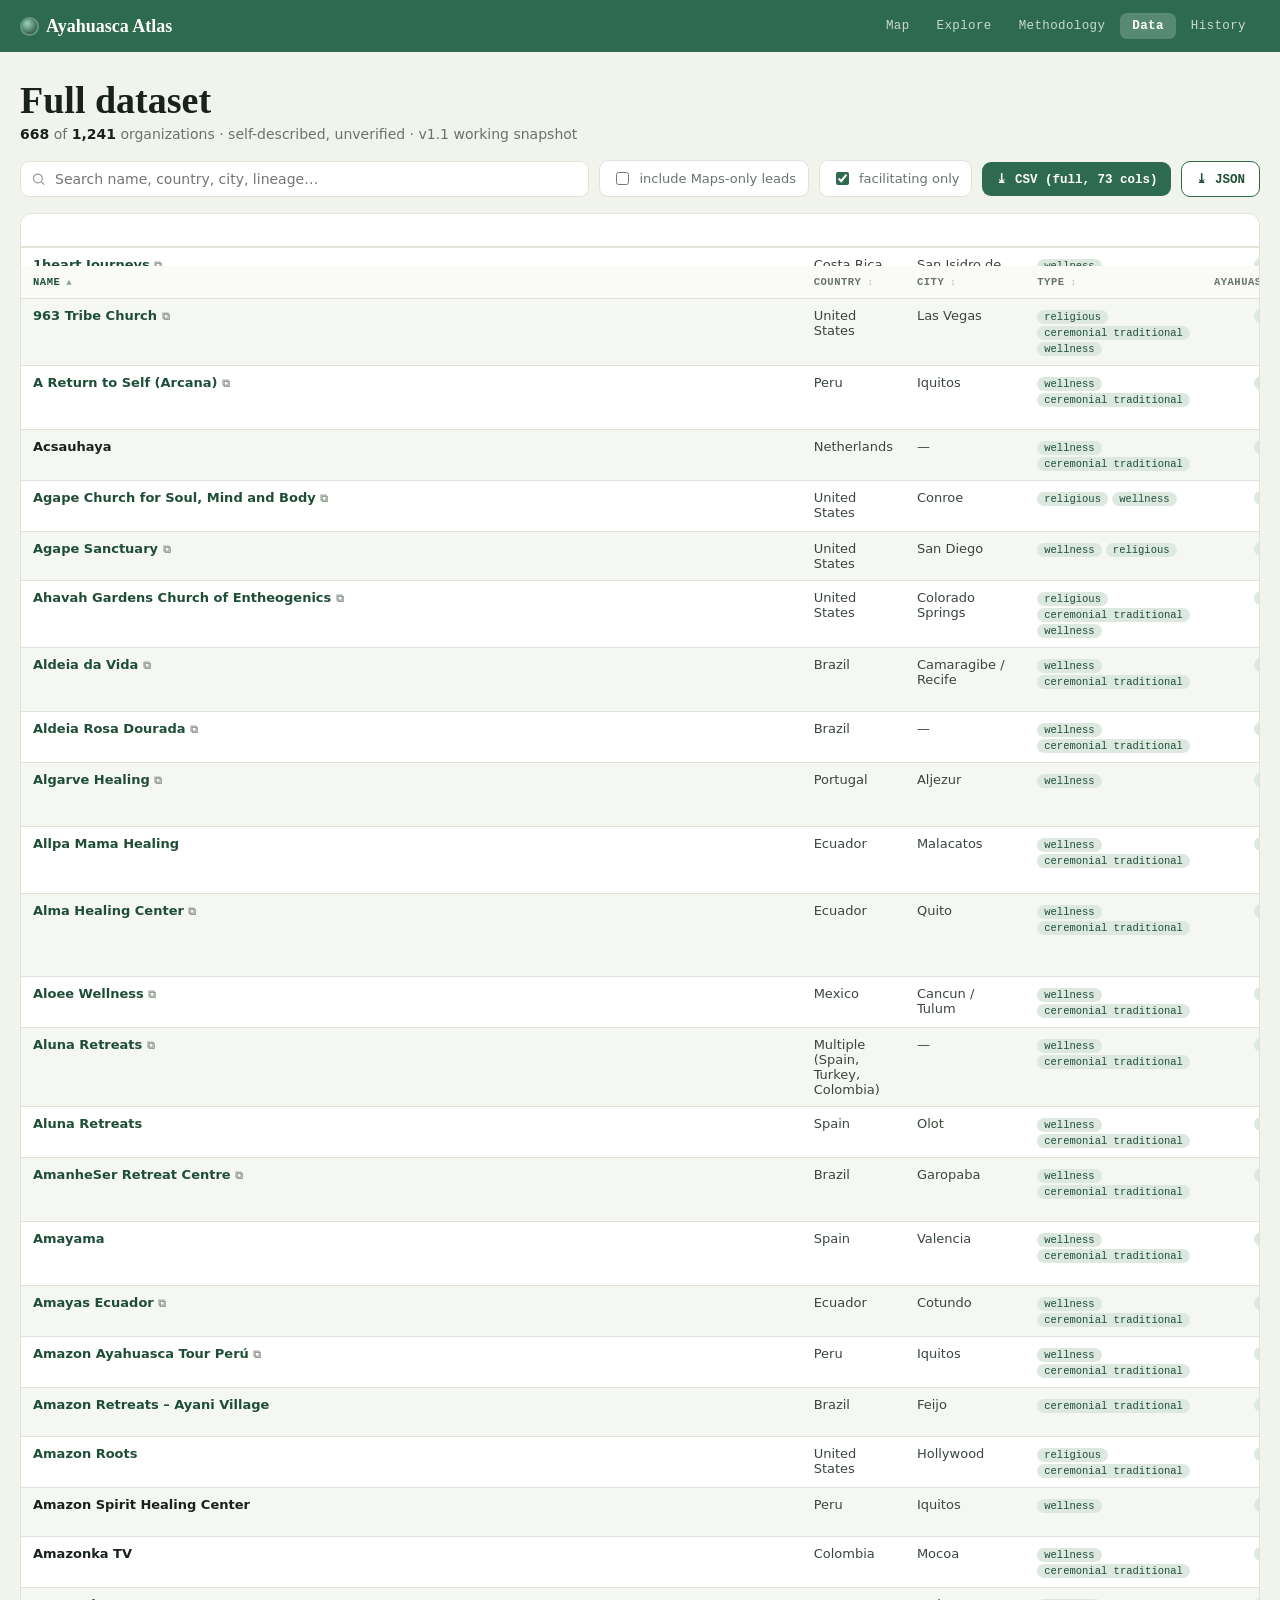
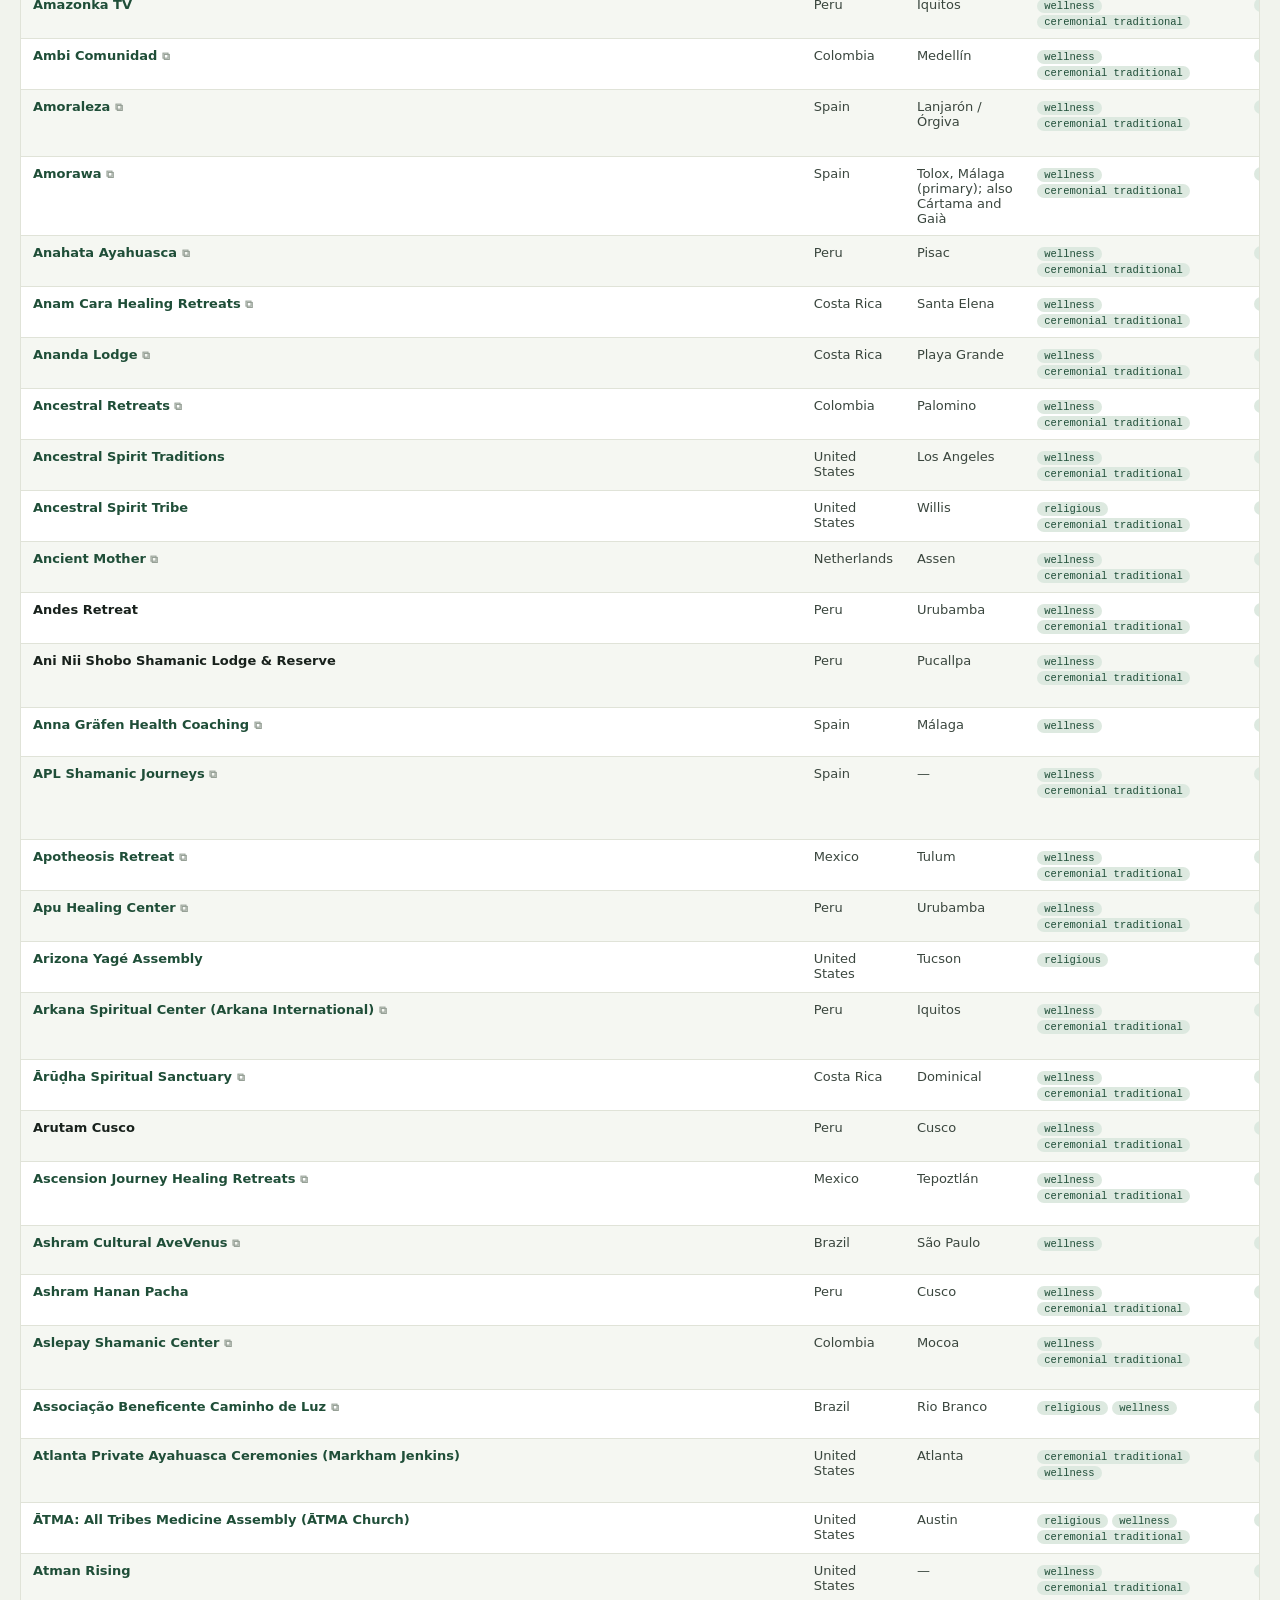
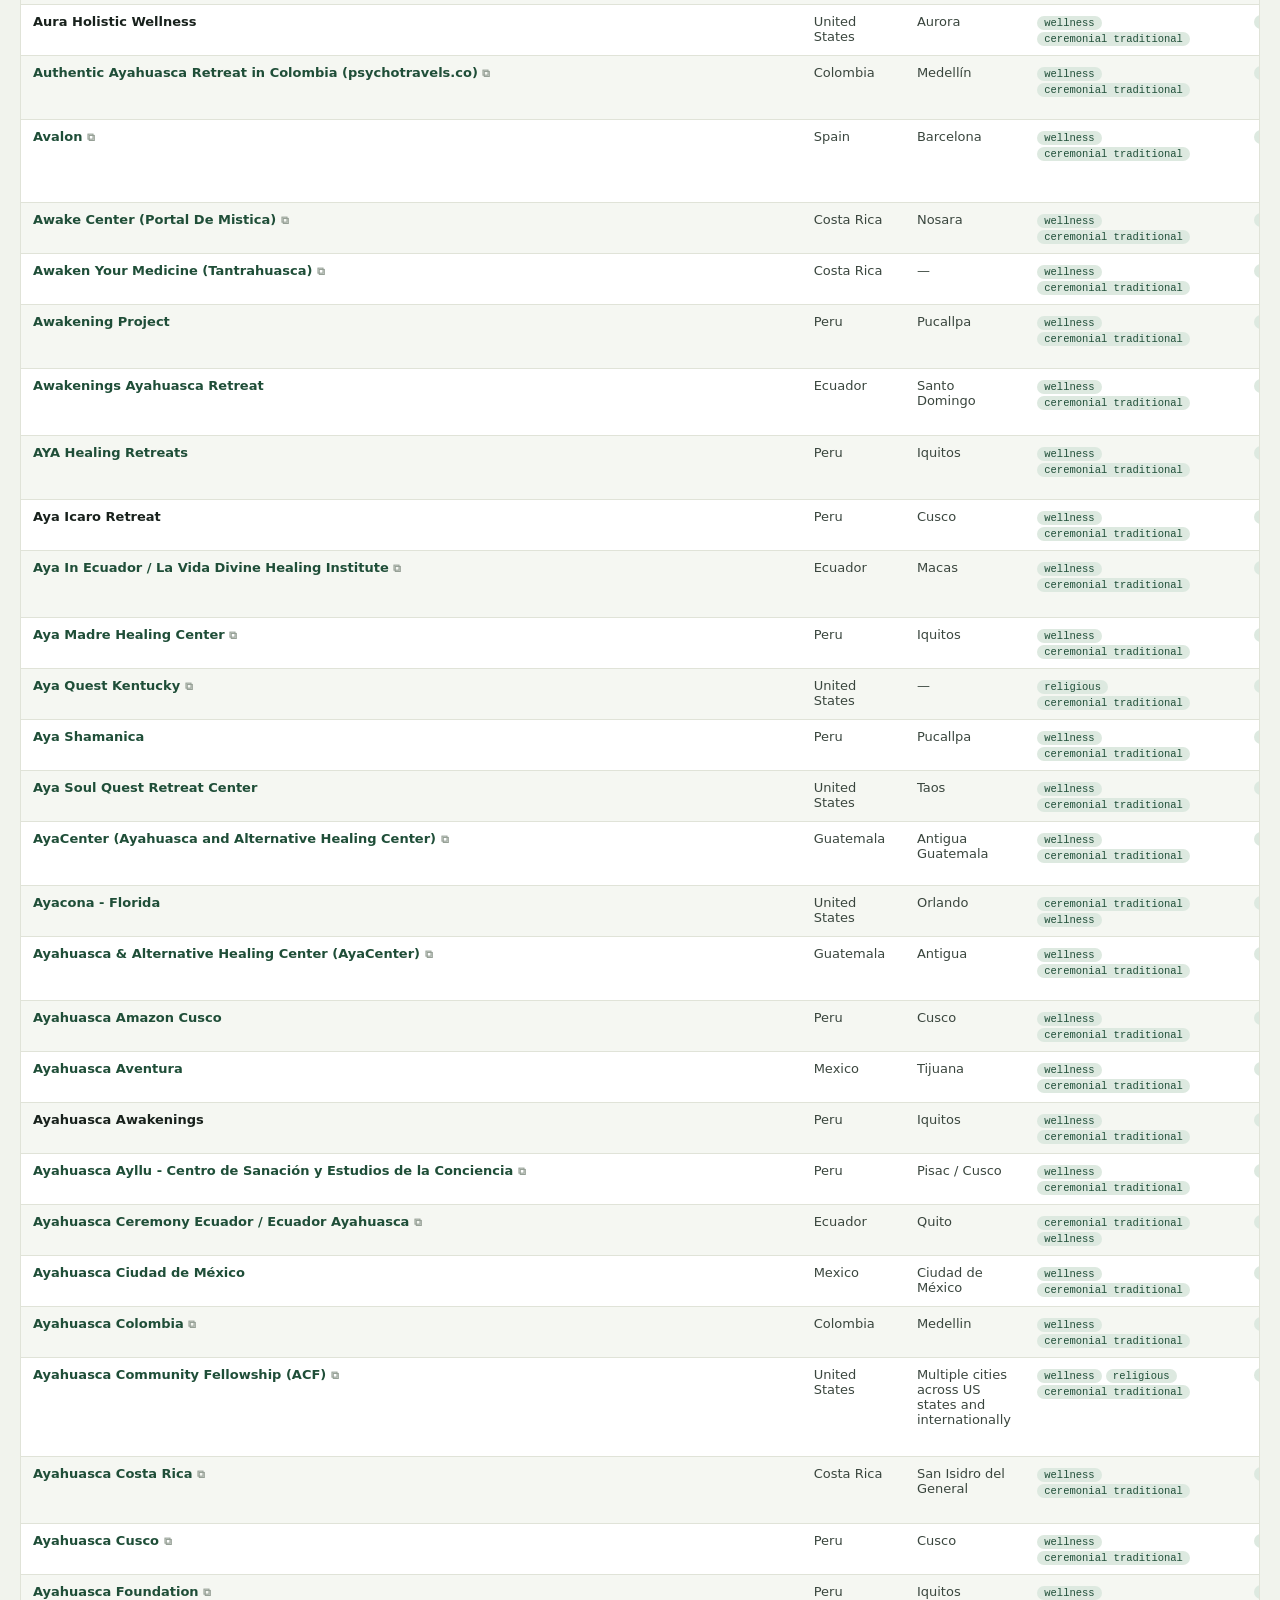
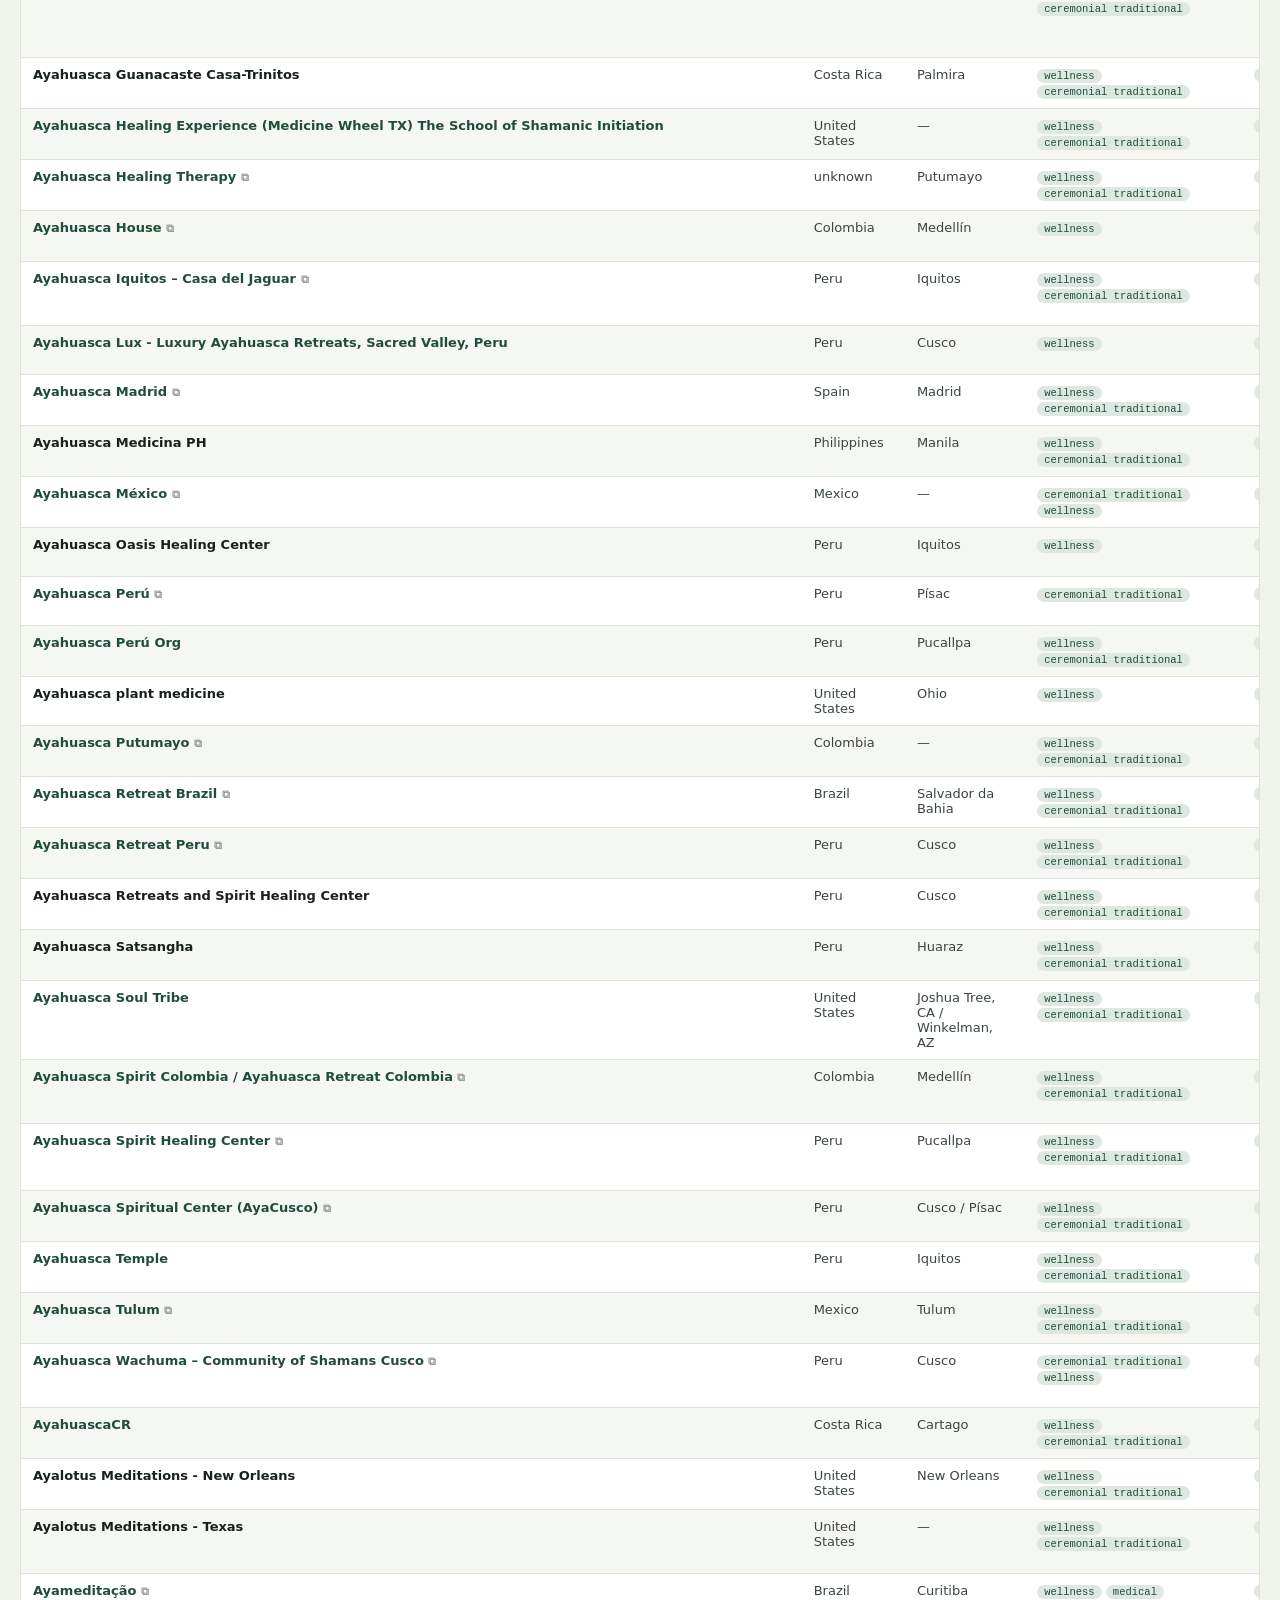
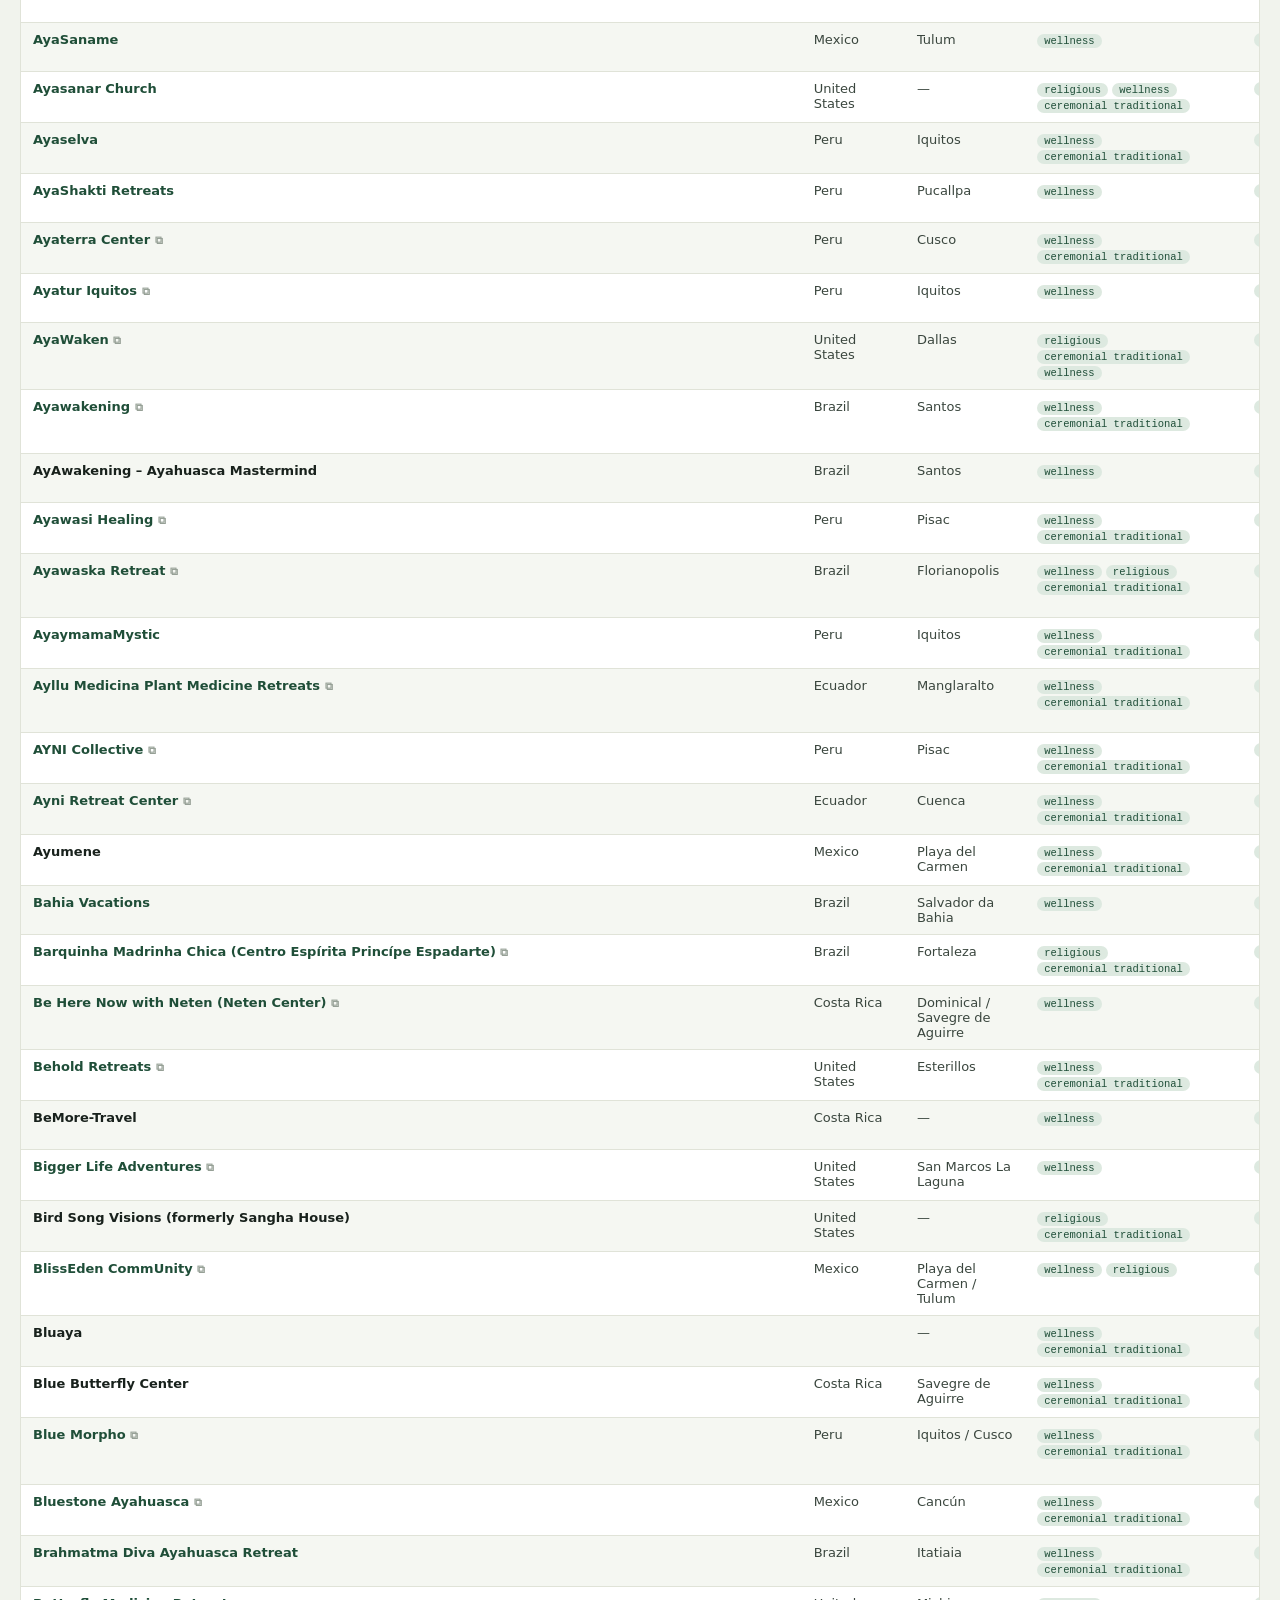
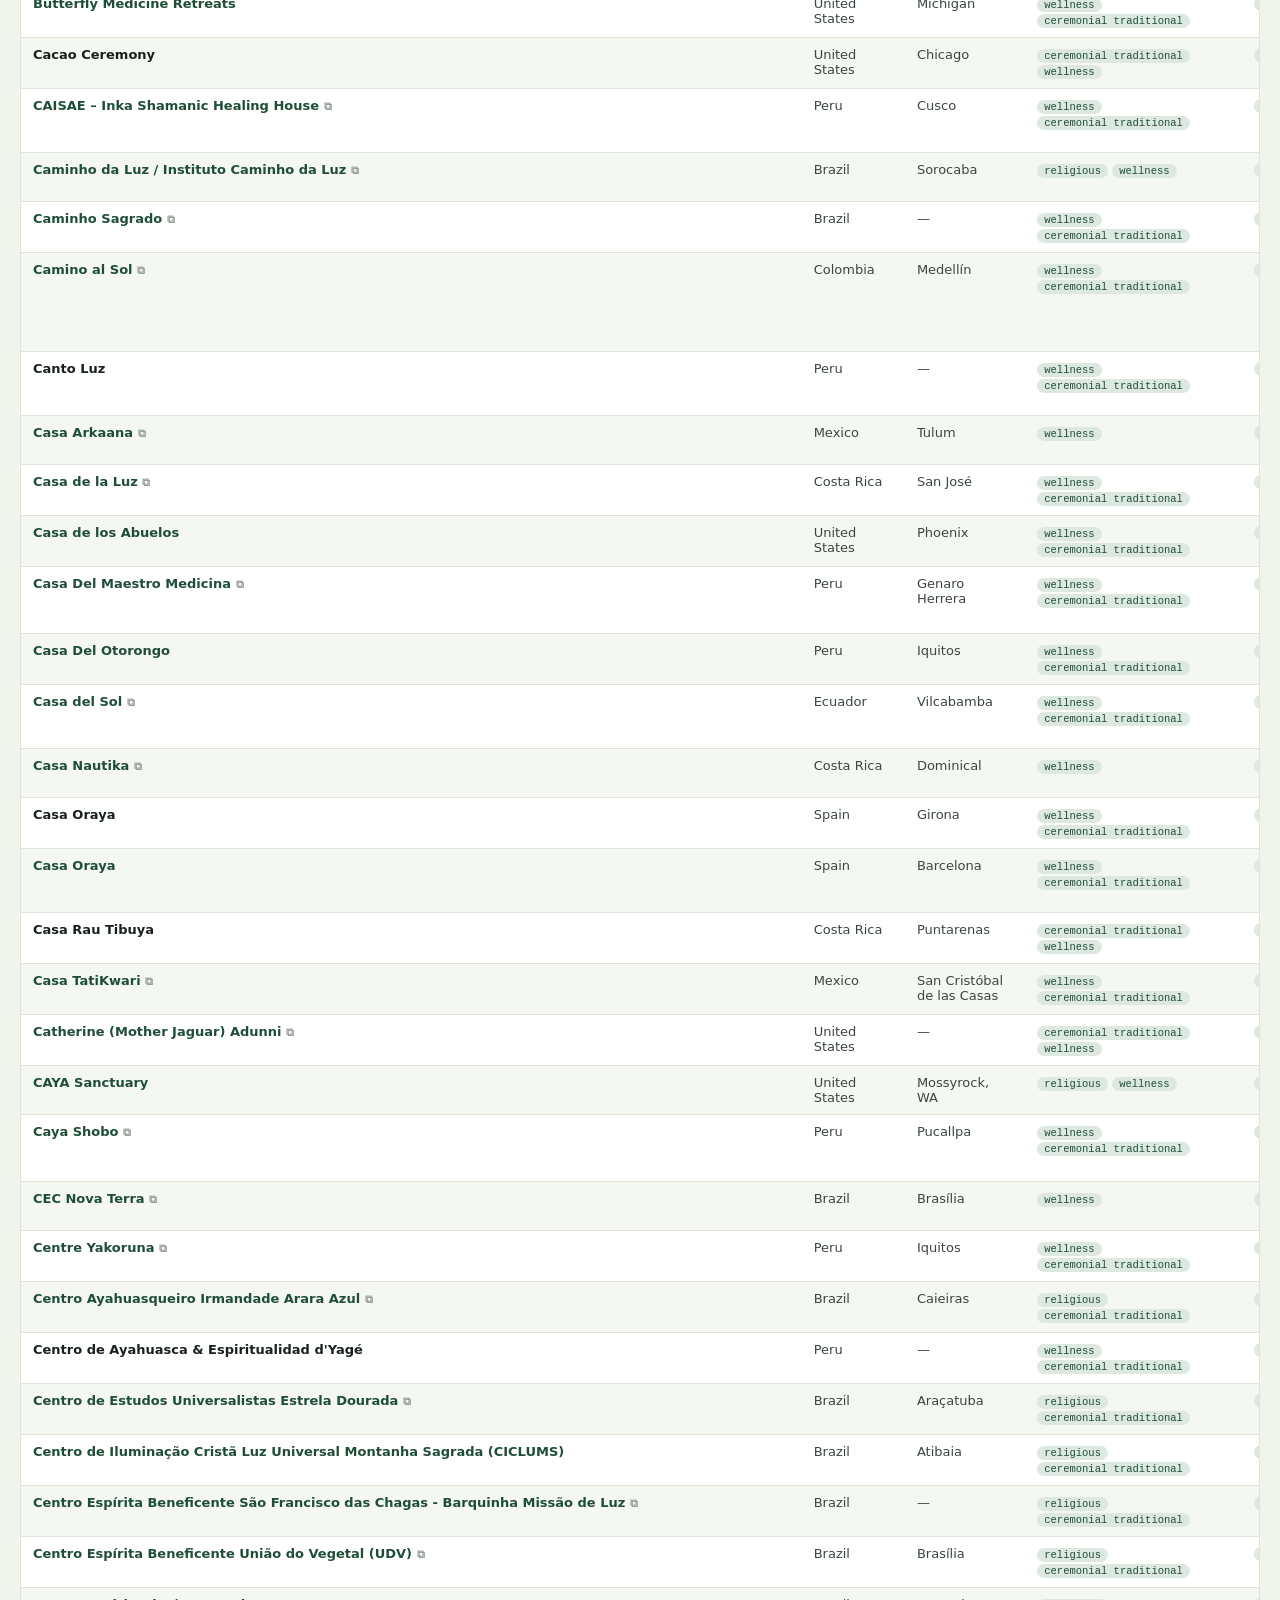
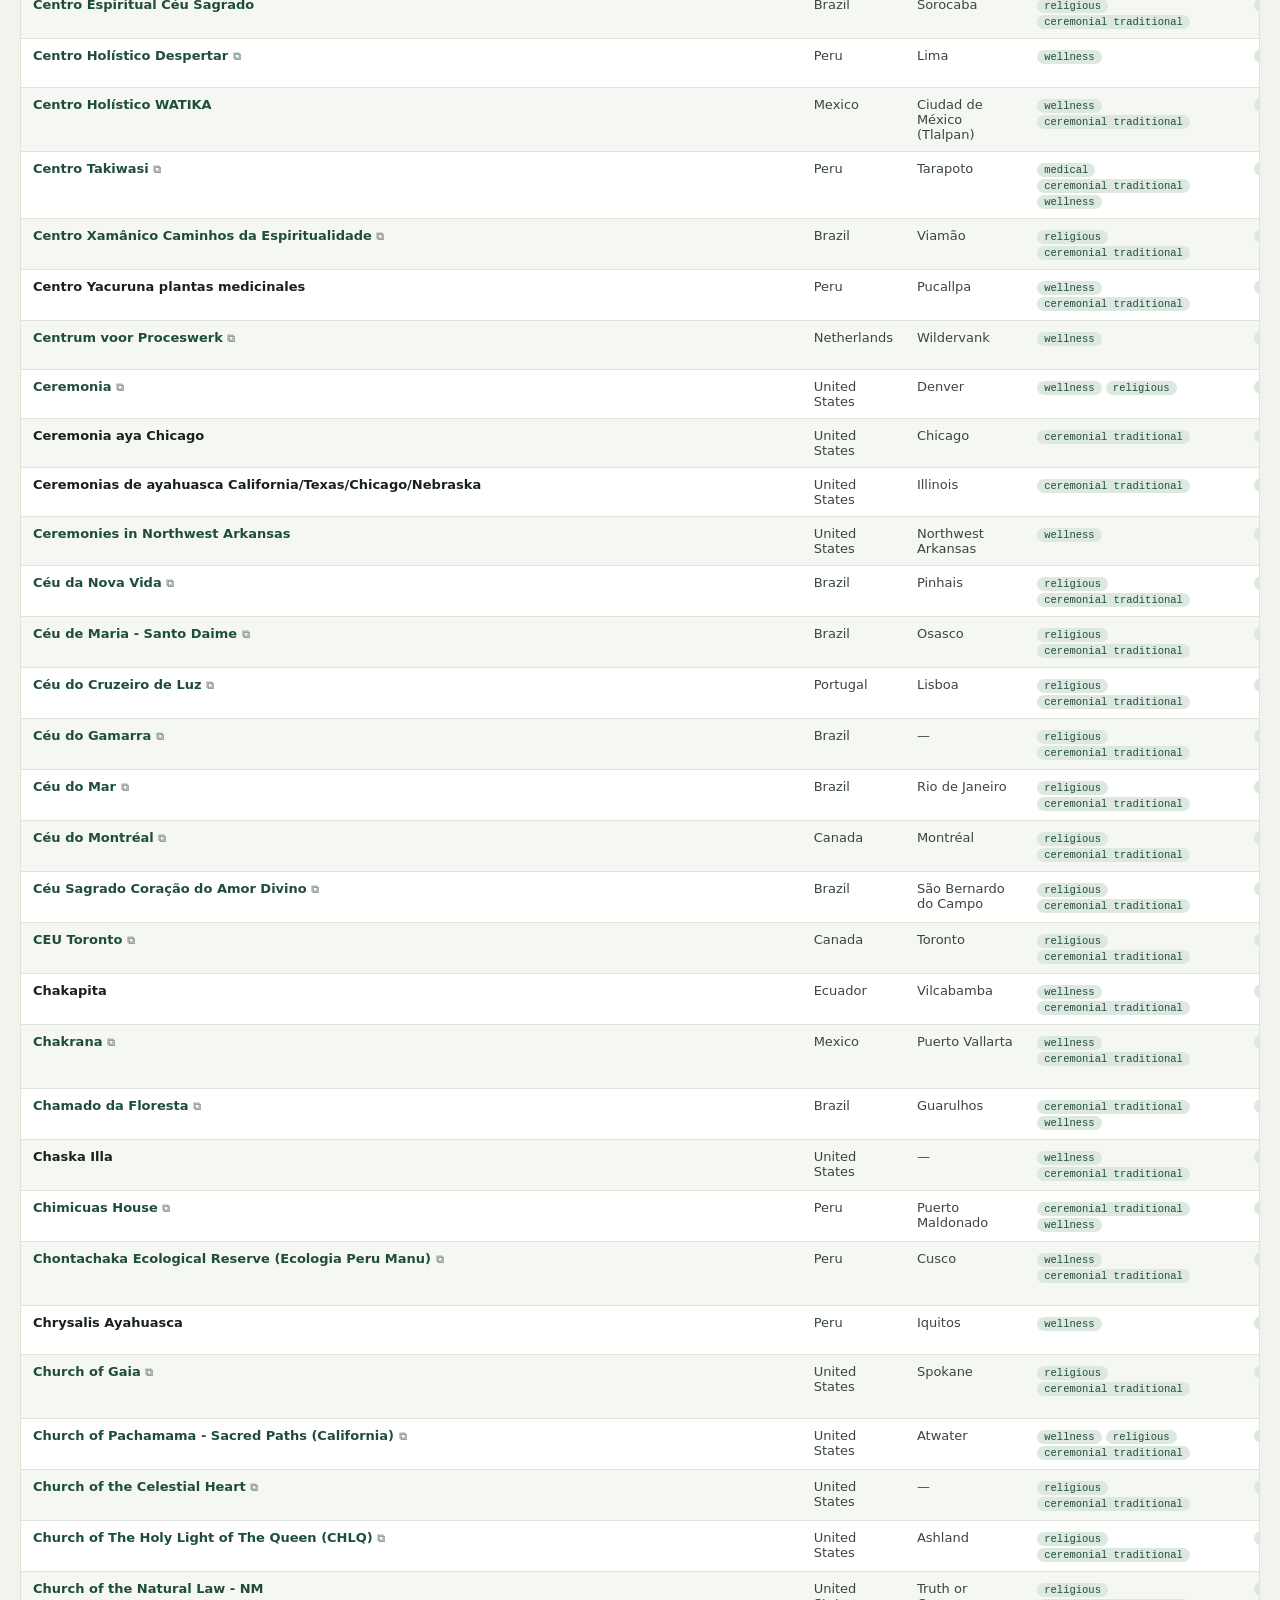
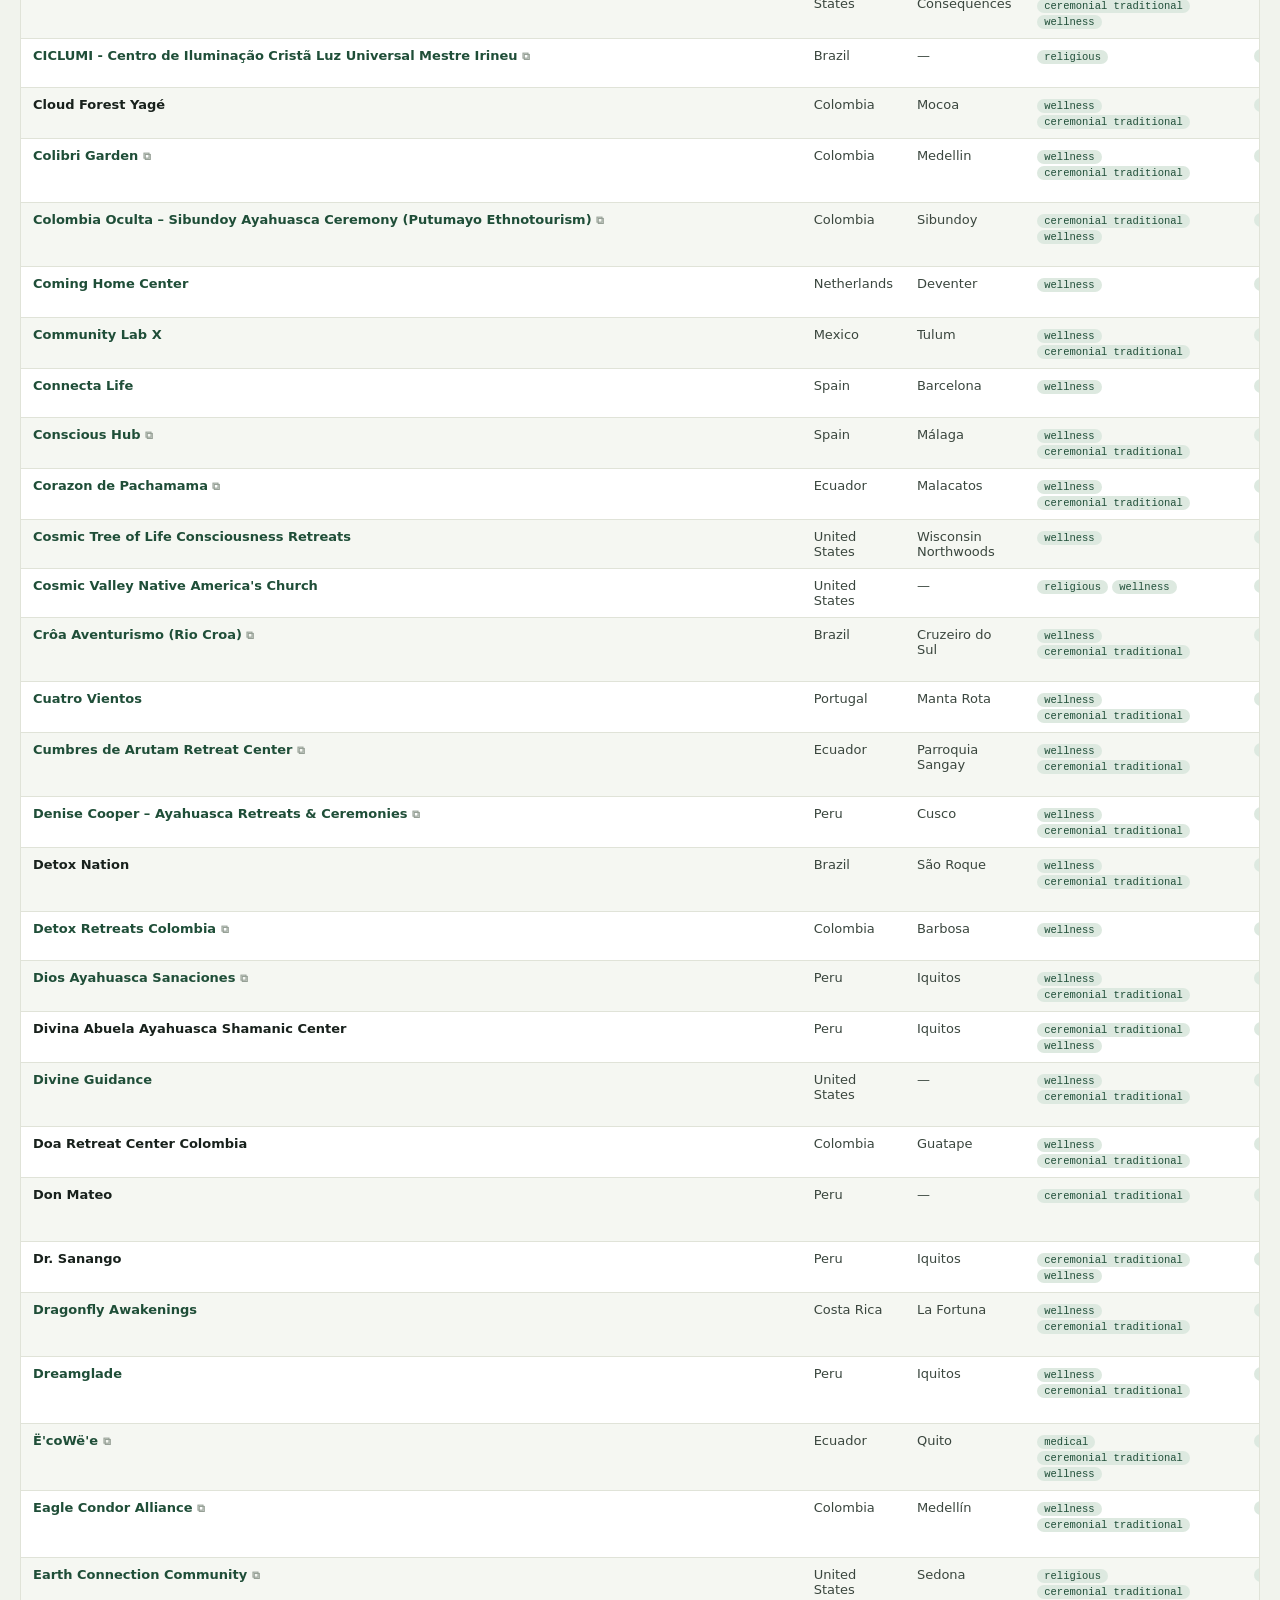
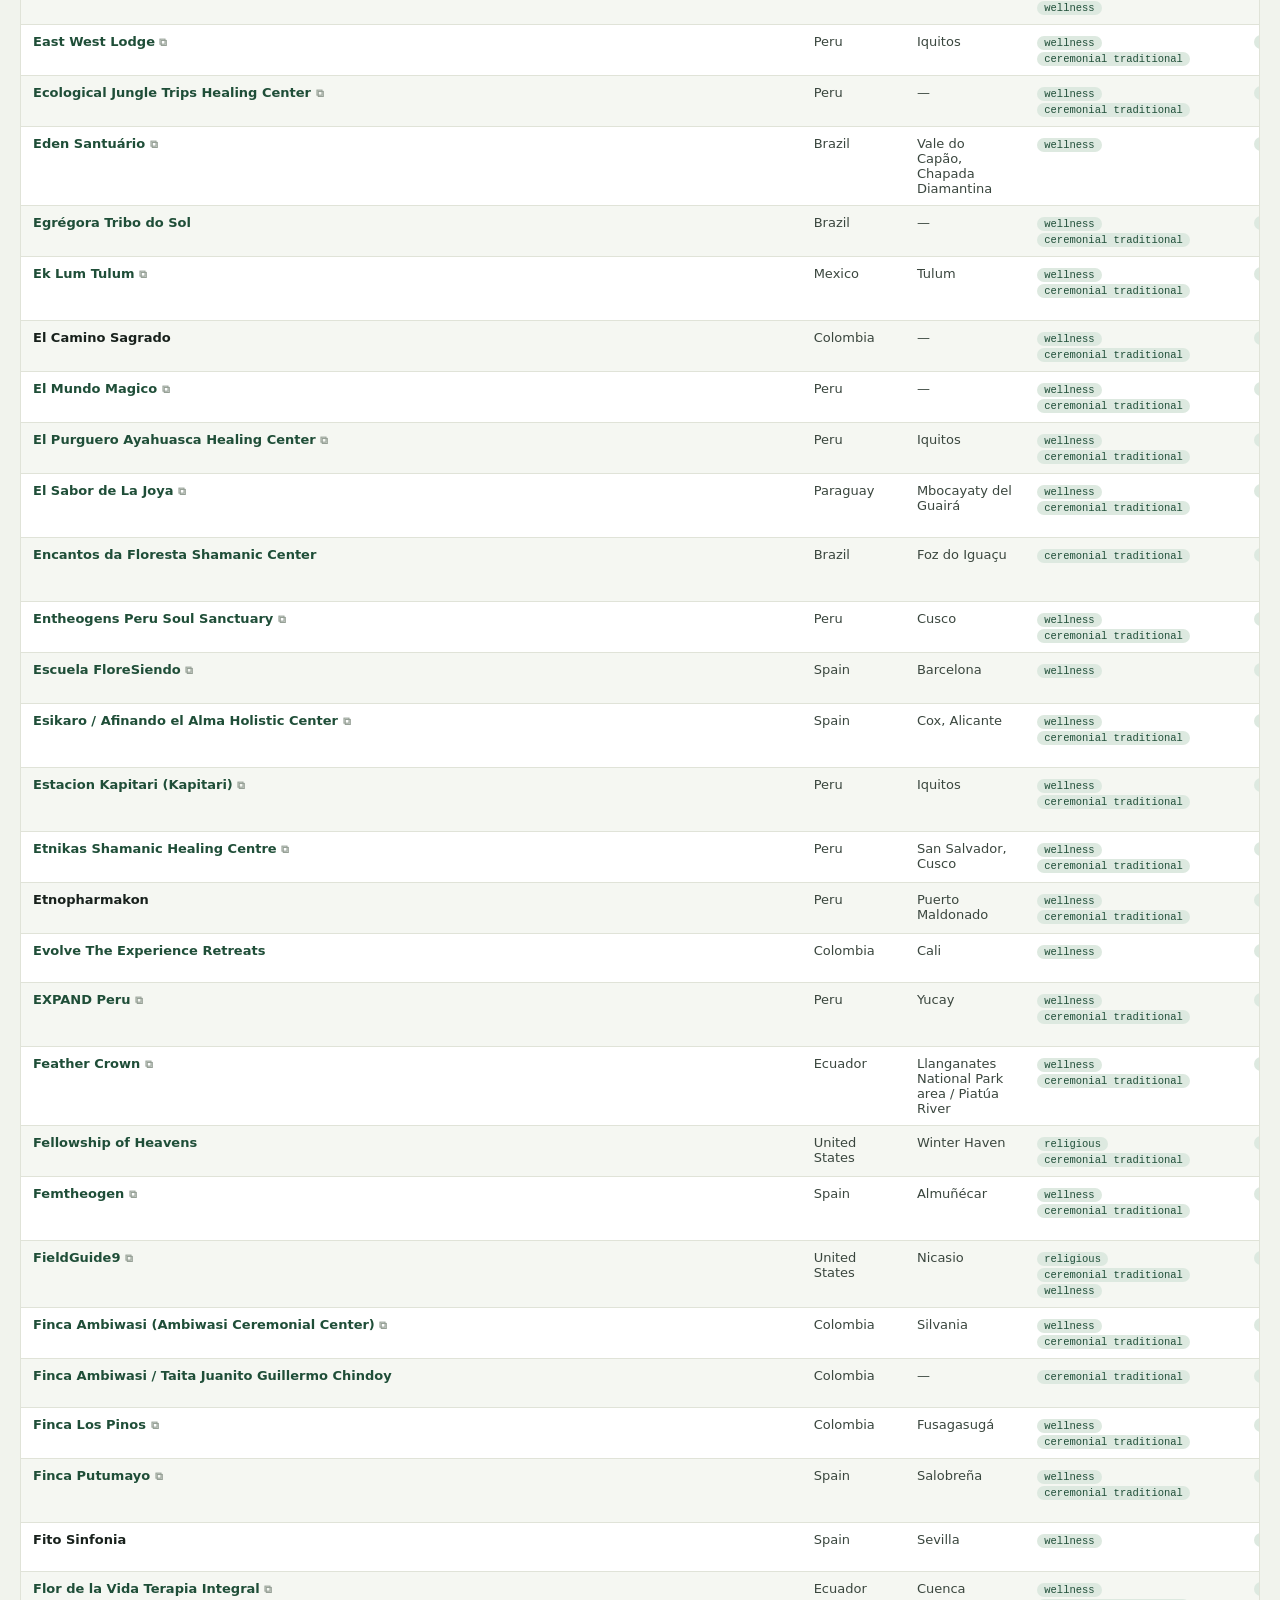
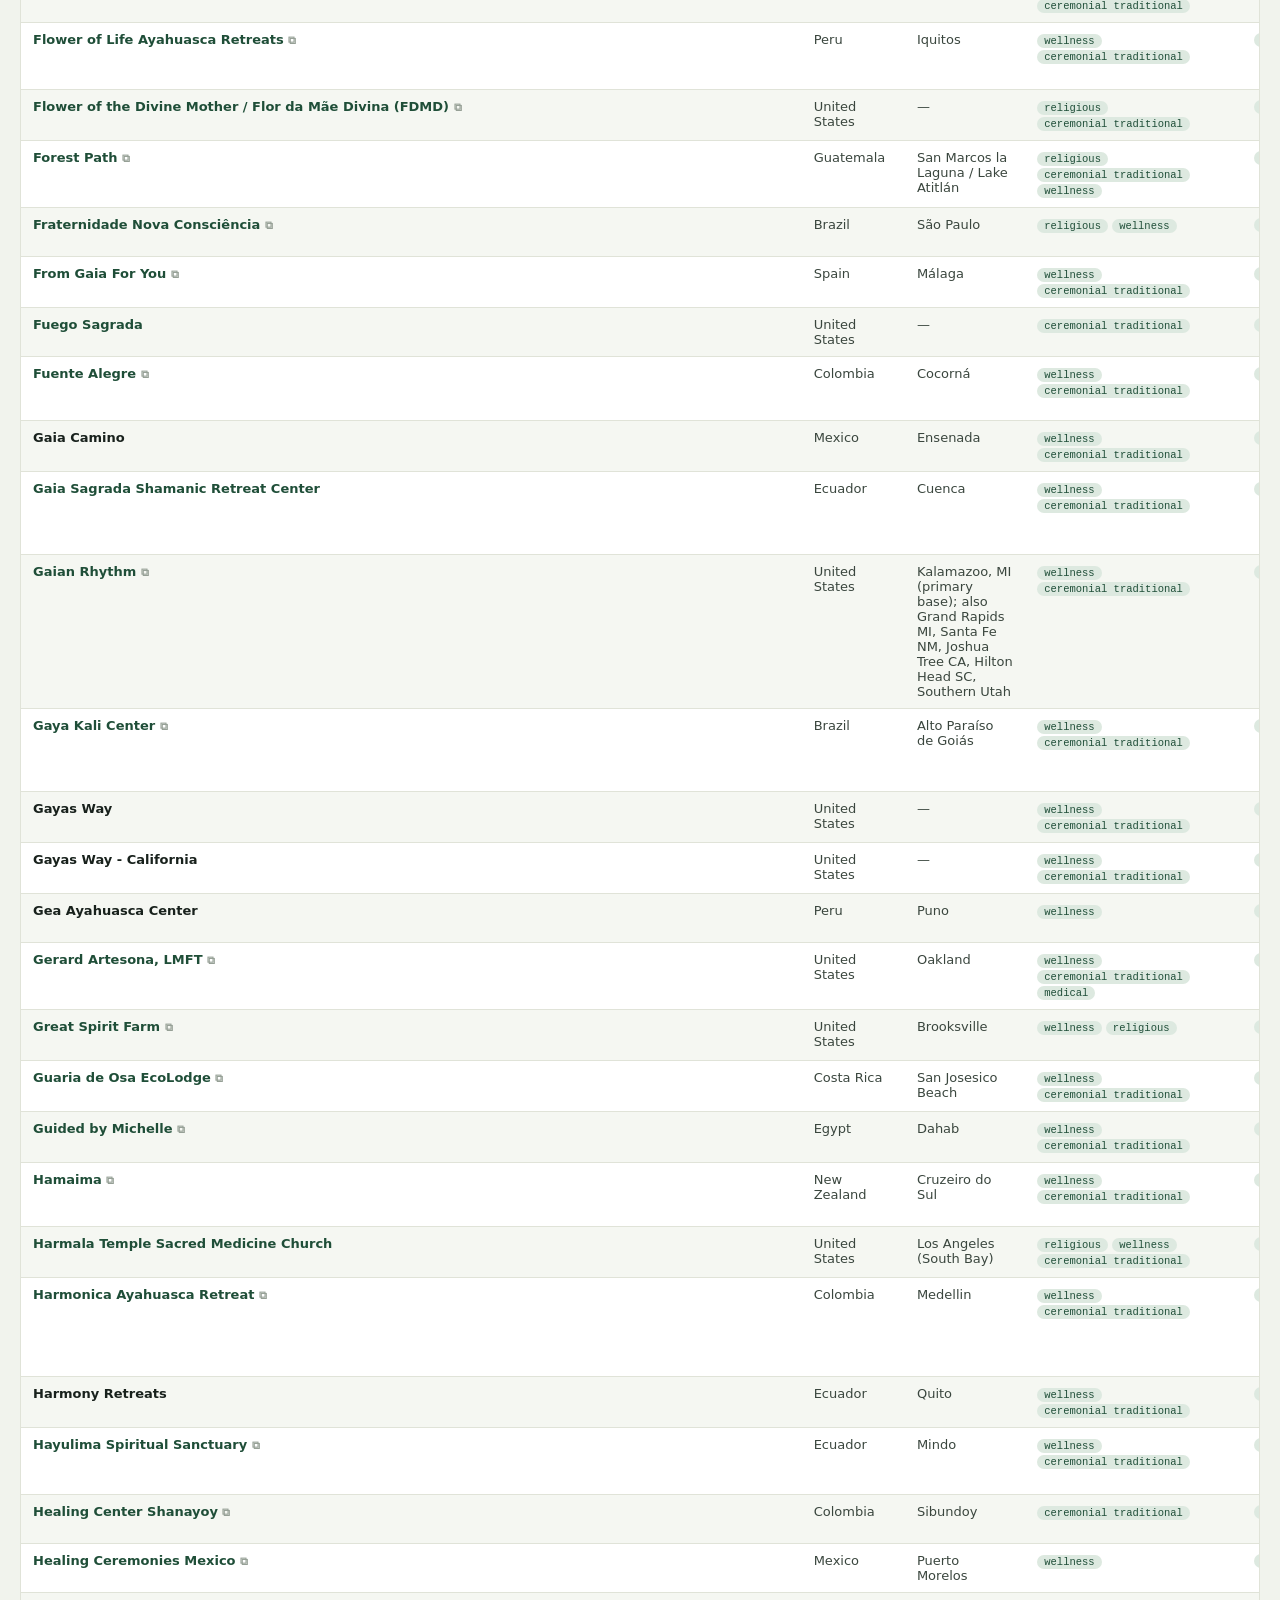
<file: data.html>
<!doctype html>
<html lang="en">
<head>
<meta charset="utf-8">
<meta name="viewport" content="width=device-width, initial-scale=1">
<meta name="robots" content="noindex, nofollow">
<title>Ayahuasca Atlas — Full Dataset</title>
<style>
  :root{
    --paper:#F1F3ED;--raise:#FAFBF6;--card:#FFFFFF;--ink:#18211C;--ink-soft:#3A463E;
    --muted:#68746B;--faint:#96A096;--line:#E0E3D8;--zebra:#F5F7F2;
    --accent:#2E6B4E;--accent-ink:#1F4E38;--accent-soft:#DDE9E0;--highlight:#B0791F;
    --serif:'Iowan Old Style','Palatino Linotype',Palatino,'Book Antiqua',Georgia,serif;
    --sans:system-ui,-apple-system,'Segoe UI',Roboto,Helvetica,Arial,sans-serif;
    --mono:ui-monospace,'SF Mono','JetBrains Mono',Menlo,Consolas,monospace;
  }
  @media (prefers-color-scheme:dark){:root{
    --paper:#11170F;--raise:#191F15;--card:#1C2318;--ink:#E9ECE1;--ink-soft:#BEC6B8;
    --muted:#8B978C;--faint:#69766B;--line:#2A3327;--zebra:#181E14;--accent:#63AE85;
    --accent-ink:#8FC9A8;--accent-soft:#1E2C23;--highlight:#D6A24E;}}
  :root[data-theme="light"]{color-scheme:light;--paper:#F1F3ED;--raise:#FAFBF6;--card:#FFFFFF;
    --ink:#18211C;--ink-soft:#3A463E;--muted:#68746B;--faint:#96A096;--line:#E0E3D8;--zebra:#F5F7F2;
    --accent:#2E6B4E;--accent-ink:#1F4E38;--accent-soft:#DDE9E0;--highlight:#B0791F;}
  :root[data-theme="dark"]{color-scheme:dark;--paper:#11170F;--raise:#191F15;--card:#1C2318;
    --ink:#E9ECE1;--ink-soft:#BEC6B8;--muted:#8B978C;--faint:#69766B;--line:#2A3327;--zebra:#181E14;
    --accent:#63AE85;--accent-ink:#8FC9A8;--accent-soft:#1E2C23;--highlight:#D6A24E;}

  *{box-sizing:border-box}
  body{margin:0;background:var(--paper);color:var(--ink);font-family:var(--sans);font-size:14px;}
  .atlas-nav{position:sticky;top:0;z-index:100;display:flex;align-items:center;justify-content:space-between;
    gap:16px;padding:0 22px;height:52px;background:var(--accent);}
  .atlas-nav .brand-link{display:flex;align-items:center;gap:9px;text-decoration:none;font-family:var(--serif);
    font-weight:600;font-size:18px;color:#fff;}
  .atlas-nav .nav-mk{width:15px;height:15px;border-radius:50%;
    background:radial-gradient(circle at 35% 30%,#9AD3B4,#173d2c);box-shadow:0 0 0 2px rgba(255,255,255,.28);}
  .atlas-nav .nav-links{display:flex;gap:3px;}
  .atlas-nav .nav-links a{font-family:var(--mono);font-size:12.5px;letter-spacing:.03em;color:rgba(255,255,255,.74);
    text-decoration:none;padding:6px 12px;border-radius:7px;transition:background .12s,color .12s;}
  .atlas-nav .nav-links a:hover{color:#fff;background:rgba(255,255,255,.14);}
  .atlas-nav .nav-links a.on{color:#fff;background:rgba(255,255,255,.2);font-weight:600;}

  .wrap{max-width:1280px;margin:0 auto;padding:26px 20px 60px;}
  h1{font-family:var(--serif);font-weight:600;font-size:clamp(26px,4vw,38px);margin:0 0 4px;}
  .sub{color:var(--muted);font-size:14px;margin:0 0 18px;}
  .sub b{color:var(--ink);font-variant-numeric:tabular-nums;}

  .toolbar{display:flex;flex-wrap:wrap;gap:10px;align-items:center;margin:0 0 16px;}
  .search{flex:1;min-width:210px;position:relative;}
  .search input{width:100%;padding:9px 12px 9px 34px;border:1px solid var(--line);border-radius:9px;
    background:var(--card);color:var(--ink);font-size:14px;font-family:var(--sans);}
  .search input:focus{outline:2px solid var(--accent);outline-offset:1px;border-color:var(--accent);}
  .search svg{position:absolute;left:11px;top:50%;transform:translateY(-50%);width:15px;height:15px;
    stroke:var(--faint);fill:none;stroke-width:2;}
  .cbx{display:inline-flex;align-items:center;gap:7px;font-size:13px;color:var(--muted);cursor:pointer;
    padding:8px 12px;border:1px solid var(--line);border-radius:9px;background:var(--card);}
  .cbx input{accent-color:var(--accent);}
  .dl{display:inline-flex;align-items:center;gap:7px;text-decoration:none;font-family:var(--mono);font-size:12.5px;
    color:#fff;background:var(--accent);padding:9px 14px;border-radius:9px;font-weight:600;}
  .dl.alt{background:var(--card);color:var(--accent-ink);border:1px solid var(--accent);}
  .dl:hover{filter:brightness(1.06);}

  .tablewrap{overflow-x:auto;border:1px solid var(--line);border-radius:12px;background:var(--card);}
  table{border-collapse:collapse;width:100%;font-size:13px;}
  thead th{position:sticky;top:52px;background:var(--raise);z-index:5;text-align:left;
    font-family:var(--mono);font-size:10.5px;letter-spacing:.05em;text-transform:uppercase;color:var(--muted);
    font-weight:600;padding:10px 12px;border-bottom:2px solid var(--line);white-space:nowrap;cursor:pointer;
    user-select:none;}
  thead th:hover{color:var(--accent-ink);}
  thead th.sorted{color:var(--accent-ink);}
  thead th .arw{opacity:.5;font-size:9px;}
  tbody td{padding:9px 12px;border-bottom:1px solid var(--line);vertical-align:top;color:var(--ink-soft);
    max-width:260px;}
  tbody tr:nth-child(even){background:var(--zebra);}
  tbody tr:hover{background:var(--accent-soft);}
  td.name{font-weight:600;color:var(--ink);white-space:nowrap;max-width:none;}
  td.num{font-variant-numeric:tabular-nums;font-family:var(--mono);text-align:right;white-space:nowrap;}
  td a{color:var(--accent-ink);text-decoration:none;}
  td a:hover{text-decoration:underline;}
  .pill{display:inline-block;font-size:10.5px;font-family:var(--mono);padding:1px 7px;border-radius:20px;
    background:var(--accent-soft);color:var(--accent-ink);white-space:nowrap;}
  .pill.lead{background:transparent;border:1px dashed var(--faint);color:var(--muted);}
  .pill.no{background:transparent;color:var(--faint);}
  .muted{color:var(--faint);}
  .foot{margin-top:16px;font-size:12px;color:var(--muted);}
  :focus-visible{outline:2px solid var(--accent);outline-offset:2px;}
</style>
</head>
<body>
<nav class="atlas-nav">
  <a class="brand-link" href="index.html"><span class="nav-mk"></span> Ayahuasca Atlas</a>
  <div class="nav-links">
    <a href="index.html">Map</a><a href="explore.html">Explore</a>
    <a href="methodology.html">Methodology</a><a href="data.html" class="on">Data</a><a href="history.html">History</a>
  </div>
</nav>

<div class="wrap">
  <h1>Full dataset</h1>
  <p class="sub"><b id="shown">–</b> of <b id="total">–</b> organizations · self-described, unverified ·
    v1.1 working snapshot</p>

  <div class="toolbar">
    <label class="search"><svg viewBox="0 0 24 24"><circle cx="11" cy="11" r="7"/><path d="M21 21l-4.3-4.3"/></svg>
      <input id="q" type="search" placeholder="Search name, country, city, lineage…" autocomplete="off"></label>
    <label class="cbx"><input type="checkbox" id="leads"> include Maps-only leads</label>
    <label class="cbx"><input type="checkbox" id="faconly" checked> facilitating only</label>
    <a class="dl" id="csv" href="ayahuasca_atlas_v1.1.csv" download>⤓ CSV (full, 73 cols)</a>
    <a class="dl alt" href="retreats.json" download>⤓ JSON</a>
  </div>

  <div class="tablewrap">
    <table><thead><tr id="head"></tr></thead><tbody id="body"></tbody></table>
  </div>
  <p class="foot">Sortable — click a column header. The CSV download is the complete research table (all
    fields, including some coarsened per the data-sensitivity policy). Precise locations, named
    individuals, and revenue estimates are withheld from these public files.</p>
</div>

<script src="data.js?v=20261102b"></script>
<script>
const R = (window.RETREATS || []);
const $ = id => document.getElementById(id);
const esc = s => String(s==null?"":s).replace(/[&<>"]/g,c=>({'&':'&amp;','<':'&lt;','>':'&gt;','"':'&quot;'}[c]));
const arr = v => Array.isArray(v) ? v : [];
const cap = s => s ? s.charAt(0).toUpperCase()+s.slice(1) : "";
const affLabel = s => !s ? "—" : s.replace(/-/g," ").replace(/\bnon indigenous\b/,"").trim();

function genderStr(g){ if(!g) return "—"; const f=g.female||0,m=g.male||0,n=g.nd||0;
  if(!(f+m+n)) return "—"; return `${f}♀ ${m}♂${n?` · ${n}?`:""}`; }

const COLS = [
  {k:"name",   label:"Name", cls:"name", get:r=>r.name||"—",
     cell:r=>{const nm = r.website ? `<a href="${esc(r.website)}" target="_blank" rel="noopener">${esc(r.name||"—")}</a>` : esc(r.name||"—");
       const arc = r.archive_url ? ` <a href="${esc(r.archive_url)}" target="_blank" rel="noopener" title="Wayback snapshot as crawled" style="font-size:11px;color:var(--faint)">⧉</a>` : "";
       return nm+arc;}},
  {k:"country",label:"Country", get:r=>r.country||""},
  {k:"city",   label:"City", get:r=>r.city||"", cell:r=>esc(r.city||"—")},
  {k:"type",   label:"Type", get:r=>arr(r.org_type).join(", "),
     cell:r=> r.maps_only ? `<span class="pill lead">maps lead</span>` :
       (arr(r.org_type).map(t=>`<span class="pill">${esc(t.replace(/_/g," "))}</span>`).join(" ")||`<span class="muted">—</span>`)},
  {k:"fac",    label:"Ayahuasca", get:r=>r.facilitates_ayahuasca?1:0, num:true,
     cell:r=> r.facilitates_ayahuasca ? `<span class="pill">yes</span>` : `<span class="pill no">no/uncl.</span>`},
  {k:"aff",    label:"Affiliation", get:r=>affLabel(r.indigenous), cell:r=>esc(affLabel(r.indigenous))},
  {k:"founded",label:"Founded", get:r=> (typeof r.year_founded==="number"?r.year_founded:99999), num:true,
     cell:r=> (typeof r.year_founded==="number") ? String(r.year_founded) : `<span class="muted">—</span>`},
  {k:"sourcing",label:"Sourcing", get:r=> (r.sourcing_claim||"").replace(/"/g,""),
     cell:r=>{const s=(r.sourcing_claim||"").replace(/"/g,"");
       if(!s||s==="none"||s==="unspecified") return `<span class="muted">${esc(s||"—")}</span>`;
       return `<span class="pill">${esc(s.replace(/_/g," "))}</span>`;}},
  {k:"recip",  label:"Reciprocity", get:r=> r.reciprocity_claim===true?1:0, num:true,
     cell:r=> r.reciprocity_claim===true ? `<span class="pill">claimed</span>` : `<span class="muted">—</span>`},
  {k:"price",  label:"$/night", get:r=> r.price_night_min ?? r.price_night_max ?? -1, num:true,
     cell:r=>{const a=r.price_night_min,b=r.price_night_max; if(a==null&&b==null)return `<span class="muted">—</span>`;
       return `$${a??b}${b&&b!==a?`–${b}`:""}`;}},
  {k:"nights", label:"Nights", get:r=> Math.min(...(arr(r.nights).length?r.nights:[99])), num:true,
     cell:r=> arr(r.nights).length ? esc([...r.nights].sort((x,y)=>x-y).join(", ")) : `<span class="muted">—</span>`},
  {k:"meds",   label:"Medicines", get:r=>arr(r.medicines).length, num:true,
     cell:r=>{const m=arr(r.medicines); return m.length? esc(m.slice(0,4).join(", "))+(m.length>4?` +${m.length-4}`:"") : `<span class="muted">—</span>`;}},
  {k:"langs",  label:"Languages", get:r=>arr(r.languages).join(","), cell:r=>esc(arr(r.languages).map(cap).slice(0,3).join(", ")||"—")},
  {k:"team",   label:"Team ♀♂", get:r=> (r.gender?(r.gender.female||0)+(r.gender.male||0)+(r.gender.nd||0):0), num:true,
     cell:r=>genderStr(r.gender)},
  {k:"status", label:"Status", get:r=>r.status||"active",
     cell:r=> r.status && r.status!=="active" ? `<span class="pill no">${esc(r.status.replace(/_/g," "))}</span>` : "active"},
  {k:"found",  label:"Found via", get:r=> arr(r.discovery_sources).join(","),
     cell:r=>{const m={google_places:"places",web_search:"search",ayaadvisors:"ayaadvisors",
       retreatguru:"retreat.guru",safe_ceremonies:"safe cer.",psychedelic_support:"psy.support",
       thirdwave:"thirdwave",snowball:"snowball",native_term_sweep:"native"};
       const s=arr(r.discovery_sources).map(x=>m[x]||x);
       return s.length? s.map(x=>`<span class="pill">${esc(x)}</span>`).join(" ") : `<span class="muted">—</span>`;}},
];

let sortK="name", dir=1;
function head(){
  $("head").innerHTML = COLS.map(c=>`<th data-k="${c.k}" class="${c.k===sortK?'sorted':''}">${c.label}`
    +`<span class="arw"> ${c.k===sortK?(dir>0?"▲":"▼"):"↕"}</span></th>`).join("");
  document.querySelectorAll("#head th").forEach(th=>th.onclick=()=>{
    const k=th.dataset.k; dir = (k===sortK)?-dir:1; sortK=k; render();});
}
function current(){
  const q=$("q").value.trim().toLowerCase();
  let rows=R;
  if(!$("leads").checked) rows=rows.filter(r=>!r.maps_only);
  // "facilitating only" trims non-facilitating orgs but keeps Maps-only leads (unconfirmed)
  if($("faconly").checked) rows=rows.filter(r=>r.maps_only || r.facilitates_ayahuasca);
  if(q) rows=rows.filter(r=> [r.name,r.country,r.city,affLabel(r.indigenous),arr(r.lineage).join(" ")]
    .join(" ").toLowerCase().includes(q));
  const col=COLS.find(c=>c.k===sortK);
  return [...rows].sort((a,b)=>{const av=col.get(a),bv=col.get(b);
    return (col.num? av-bv : String(av).localeCompare(String(bv)))*dir;});
}
function render(){
  head();
  const rows=current();
  $("shown").textContent=rows.length.toLocaleString();
  const html=rows.slice(0,2000).map(r=>"<tr>"+COLS.map(c=>{
    const v=c.cell?c.cell(r):esc(c.get(r));
    return `<td class="${c.cls||''}${c.num?' num':''}">${v}</td>`;}).join("")+"</tr>").join("");
  $("body").innerHTML=html;
}
$("total").textContent = R.filter(r=>!r.maps_only).length.toLocaleString();
["q","leads","faconly"].forEach(id=>$(id).addEventListener("input",render));
render();
</script>
</body>
</html>
</file>
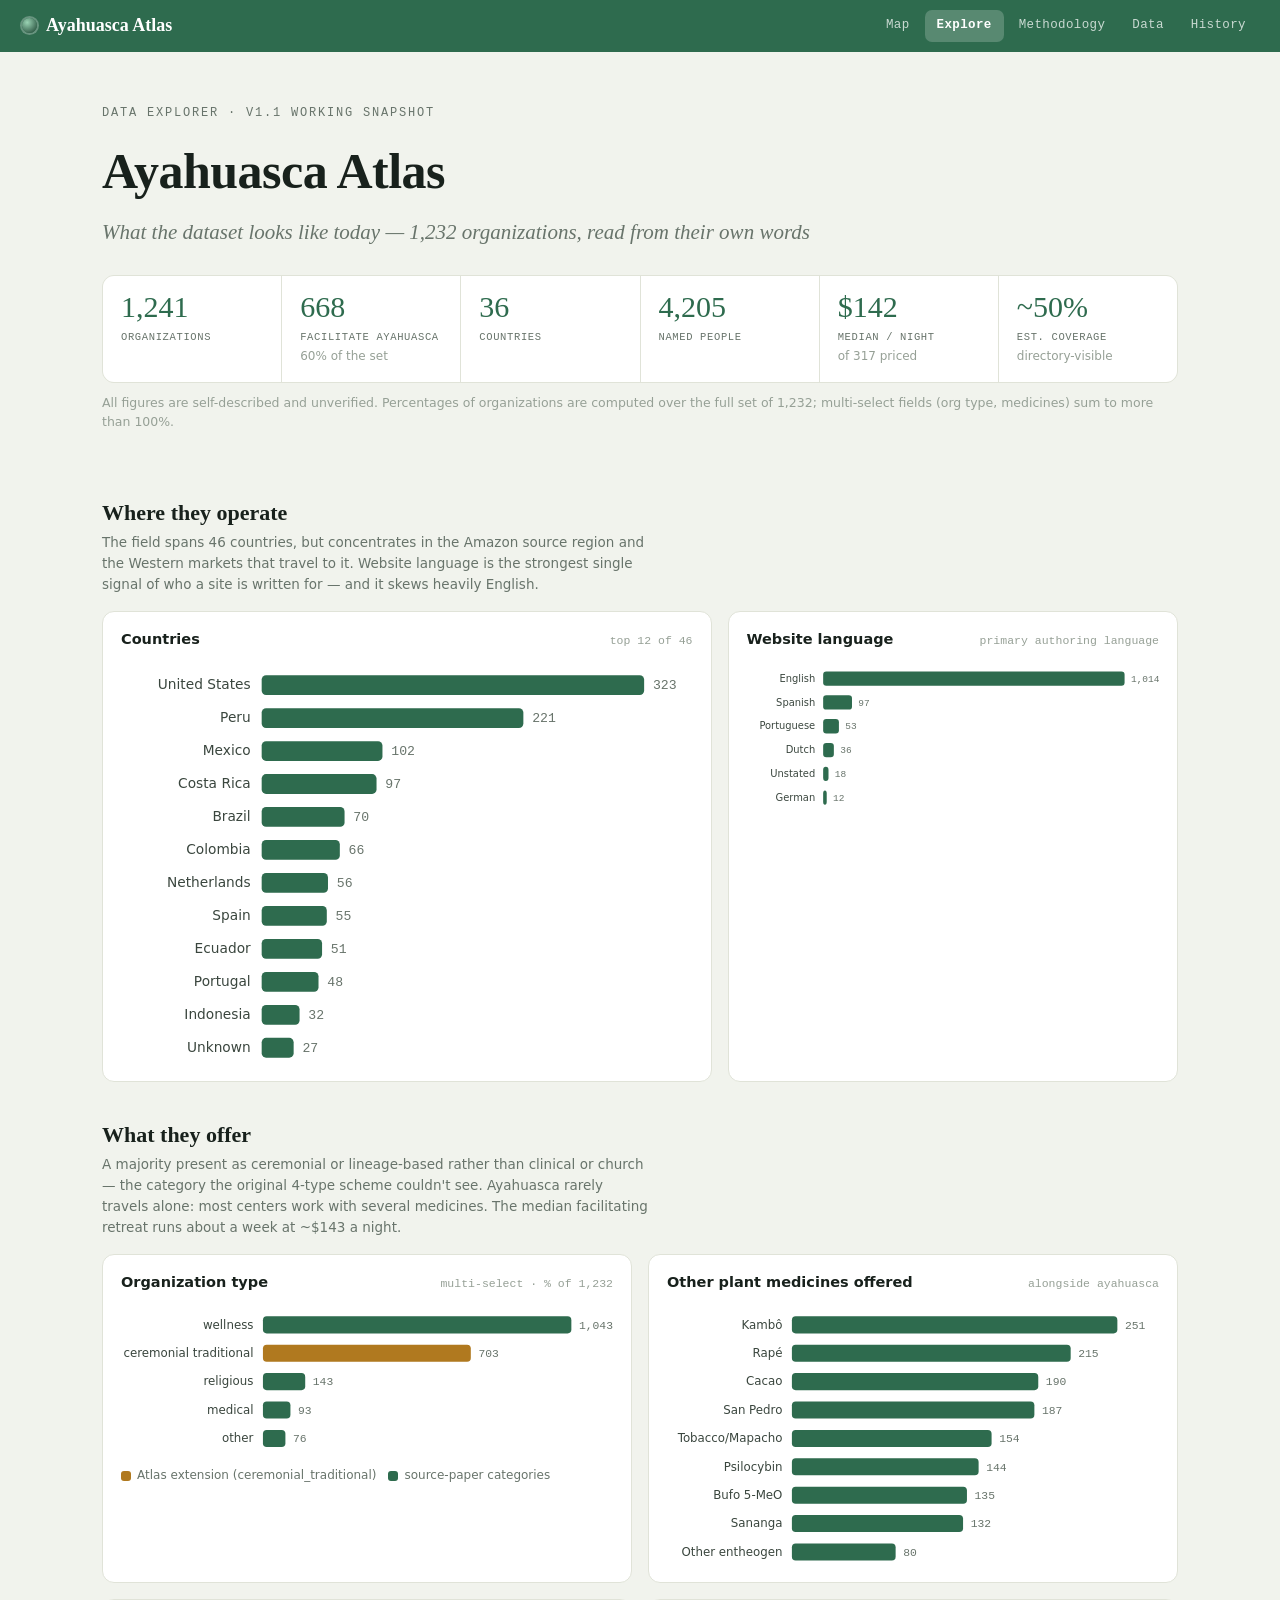
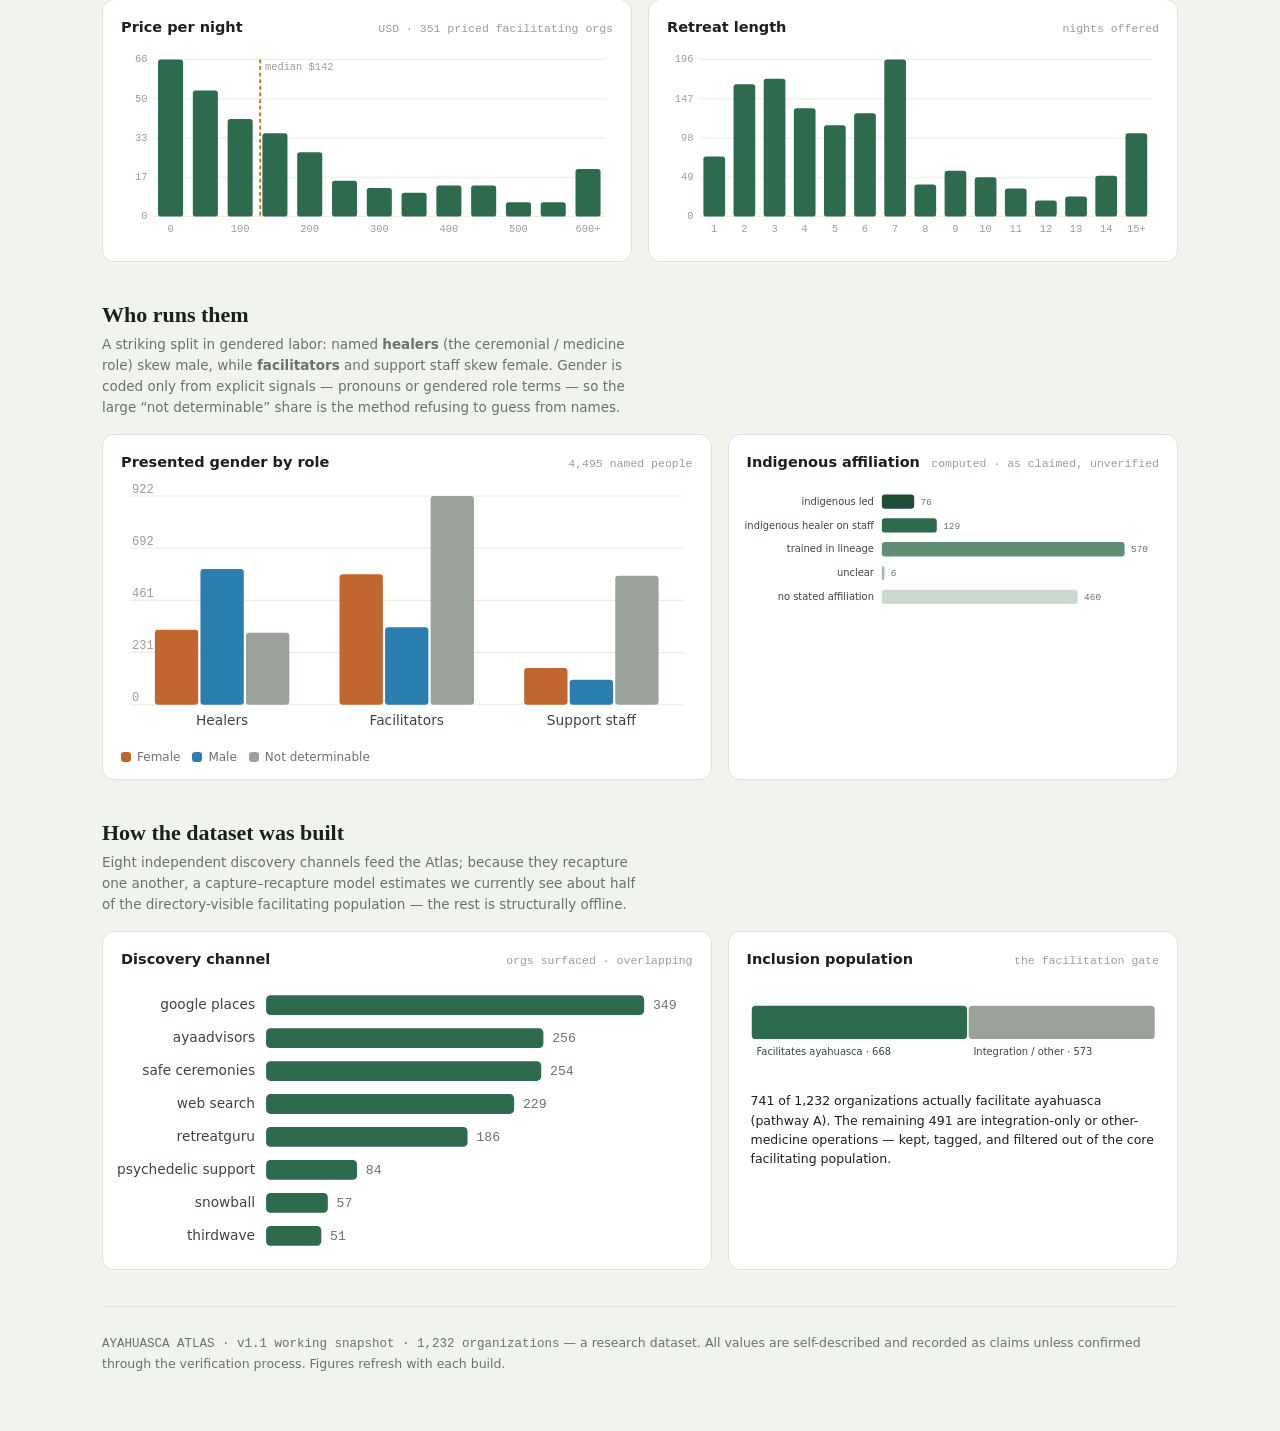
<file: explore.html>
<!doctype html>
<html lang="en">
<head>
<meta charset="utf-8">
<meta name="viewport" content="width=device-width, initial-scale=1">
<meta name="robots" content="noindex, nofollow">
</head>
<body>
<title>Ayahuasca Atlas — Data Explorer</title>
<style>
  :root{
    --paper:#F1F3ED; --raise:#FAFBF6; --card:#FFFFFF; --ink:#18211C; --ink-soft:#3A463E;
    --muted:#68746B; --faint:#96A096; --line:#E0E3D8; --grid:#EBEDE4;
    --accent:#2E6B4E; --accent-soft:#DDE9E0; --highlight:#B0791F;
    --gF:#C1662E; --gM:#2B7FB0; --gND:#9AA29A;
    --seq5:#1F4E38; --seq4:#2E6B4E; --seq3:#5E8F76; --seq2:#9DBBA8; --seq1:#CBD9CF;
    --serif:'Iowan Old Style','Palatino Linotype',Palatino,'Book Antiqua',Georgia,serif;
    --sans:system-ui,-apple-system,'Segoe UI',Roboto,Helvetica,Arial,sans-serif;
    --mono:ui-monospace,'SF Mono','JetBrains Mono',Menlo,Consolas,monospace;
  }
  @media (prefers-color-scheme:dark){:root{
    --paper:#11170F; --raise:#191F15; --card:#1C2318; --ink:#E9ECE1; --ink-soft:#BEC6B8;
    --muted:#8B978C; --faint:#69766B; --line:#2A3327; --grid:#232B20;
    --accent:#63AE85; --accent-soft:#1E2C23; --highlight:#D6A24E;
    --gF:#D98A52; --gM:#5AA6D0; --gND:#9AA29A;
    --seq5:#8FC9A8; --seq4:#63AE85; --seq3:#4A8168; --seq2:#37503F; --seq1:#28352B;
  }}
  :root[data-theme="light"]{color-scheme:light;
    --paper:#F1F3ED;--raise:#FAFBF6;--card:#FFFFFF;--ink:#18211C;--ink-soft:#3A463E;
    --muted:#68746B;--faint:#96A096;--line:#E0E3D8;--grid:#EBEDE4;--accent:#2E6B4E;
    --accent-soft:#DDE9E0;--highlight:#B0791F;--gF:#C1662E;--gM:#2B7FB0;--gND:#9AA29A;
    --seq5:#1F4E38;--seq4:#2E6B4E;--seq3:#5E8F76;--seq2:#9DBBA8;--seq1:#CBD9CF;}
  :root[data-theme="dark"]{color-scheme:dark;
    --paper:#11170F;--raise:#191F15;--card:#1C2318;--ink:#E9ECE1;--ink-soft:#BEC6B8;
    --muted:#8B978C;--faint:#69766B;--line:#2A3327;--grid:#232B20;--accent:#63AE85;
    --accent-soft:#1E2C23;--highlight:#D6A24E;--gF:#D98A52;--gM:#5AA6D0;--gND:#9AA29A;
    --seq5:#8FC9A8;--seq4:#63AE85;--seq3:#4A8168;--seq2:#37503F;--seq1:#28352B;}

  *{box-sizing:border-box}
  body{margin:0;background:var(--paper);color:var(--ink);font-family:var(--sans);
    font-size:15px;line-height:1.55;-webkit-font-smoothing:antialiased;}
  .wrap{max-width:1120px;margin:0 auto;padding:0 22px;}
  header.top{padding:52px 0 22px;}
  .eyebrow{font-family:var(--mono);font-size:12px;letter-spacing:0.15em;text-transform:uppercase;
    color:var(--muted);margin:0 0 10px;}
  h1{font-family:var(--serif);font-weight:600;font-size:clamp(32px,5vw,50px);margin:0 0 6px;
    letter-spacing:-0.01em;color:var(--ink);}
  .sub{font-family:var(--serif);font-style:italic;font-size:clamp(17px,2.2vw,21px);color:var(--muted);margin:0;}

  .stats{display:grid;grid-template-columns:repeat(auto-fit,minmax(150px,1fr));gap:1px;
    background:var(--line);border:1px solid var(--line);border-radius:12px;overflow:hidden;margin:26px 0 8px;}
  .stat{background:var(--card);padding:16px 18px;}
  .stat .n{font-family:var(--serif);font-size:30px;color:var(--accent);line-height:1;
    font-variant-numeric:tabular-nums;}
  .stat .l{font-family:var(--mono);font-size:10.5px;letter-spacing:0.06em;text-transform:uppercase;
    color:var(--muted);margin-top:7px;}
  .stat .s{font-size:12px;color:var(--faint);margin-top:2px;}

  .band{padding:30px 0 6px;}
  .band > h2{font-family:var(--serif);font-size:22px;font-weight:600;margin:0 0 2px;color:var(--ink);}
  .band > .note{font-size:13.5px;color:var(--muted);margin:0 0 16px;max-width:64ch;}
  .grid{display:grid;gap:16px;}
  @media(min-width:760px){.grid.two{grid-template-columns:1fr 1fr;}
    .grid.wide2{grid-template-columns:1.15fr 0.85fr;}}
  figure.chart{margin:0;background:var(--card);border:1px solid var(--line);border-radius:12px;
    padding:16px 18px 12px;}
  figure.chart figcaption{display:flex;align-items:baseline;justify-content:space-between;gap:10px;margin-bottom:12px;}
  figure.chart .ct{font-size:14.5px;font-weight:650;color:var(--ink);}
  figure.chart .cs{font-size:11.5px;color:var(--faint);font-family:var(--mono);}
  .legend{display:flex;flex-wrap:wrap;gap:12px;margin-top:10px;font-size:12px;color:var(--muted);}
  .legend span{display:inline-flex;align-items:center;gap:6px;}
  .legend i{width:10px;height:10px;border-radius:3px;display:inline-block;}
  svg{display:block;width:100%;height:auto;overflow:visible;}
  .bl{fill:var(--ink-soft);font-size:12.5px;}
  .bv{fill:var(--muted);font-size:12px;font-family:var(--mono);font-variant-numeric:tabular-nums;}
  .ax{fill:var(--faint);font-size:11px;font-family:var(--mono);}
  .gridline{stroke:var(--grid);stroke-width:1;}
  .bar{transition:opacity .12s;cursor:default;}
  .bar:hover{opacity:.82;}

  .tip{position:fixed;pointer-events:none;z-index:50;background:var(--ink);color:var(--paper);
    font-size:12px;font-family:var(--mono);padding:6px 9px;border-radius:6px;opacity:0;
    transition:opacity .1s;white-space:nowrap;box-shadow:0 4px 14px rgba(0,0,0,.25);}
  .foot{color:var(--muted);font-size:12.5px;padding:26px 0 60px;border-top:1px solid var(--line);
    margin-top:30px;}
  .foot .mono{font-family:var(--mono);}
  :focus-visible{outline:2px solid var(--accent);outline-offset:2px;}

  .atlas-nav{position:sticky;top:0;z-index:100;display:flex;align-items:center;justify-content:space-between;
    gap:16px;padding:0 22px;height:52px;background:var(--accent);}
  .atlas-nav .brand-link{display:flex;align-items:center;gap:9px;text-decoration:none;font-family:var(--serif);
    font-weight:600;font-size:18px;color:#fff;}
  .atlas-nav .nav-mk{width:15px;height:15px;border-radius:50%;
    background:radial-gradient(circle at 35% 30%,#9AD3B4,#173d2c);box-shadow:0 0 0 2px rgba(255,255,255,.28);}
  .atlas-nav .nav-links{display:flex;gap:3px;}
  .atlas-nav .nav-links a{font-family:var(--mono);font-size:12.5px;letter-spacing:.03em;color:rgba(255,255,255,.74);
    text-decoration:none;padding:6px 12px;border-radius:7px;transition:background .12s,color .12s;}
  .atlas-nav .nav-links a:hover{color:#fff;background:rgba(255,255,255,.14);}
  .atlas-nav .nav-links a.on{color:#fff;background:rgba(255,255,255,.2);font-weight:600;}
</style>

<div class="tip" id="tip"></div>
<nav class="atlas-nav"><a class="brand-link" href="index.html"><span class="nav-mk"></span> Ayahuasca Atlas</a><div class="nav-links"><a href="index.html">Map</a><a href="explore.html" class="on">Explore</a><a href="methodology.html">Methodology</a><a href="data.html">Data</a><a href="history.html">History</a></div></nav>
<div class="wrap">
<header class="top">
  <p class="eyebrow">Data Explorer · v1.1 working snapshot</p>
  <h1>Ayahuasca Atlas</h1>
  <p class="sub">What the dataset looks like today — 1,232 organizations, read from their own words</p>

  <div class="stats" id="stats"></div>
  <p class="note" style="font-size:12.5px;color:var(--faint);margin-top:10px">
    All figures are self-described and unverified. Percentages of organizations are computed over the full
    set of 1,232; multi-select fields (org type, medicines) sum to more than 100%.</p>
</header>

<section class="band">
  <h2>Where they operate</h2>
  <p class="note">The field spans 46 countries, but concentrates in the Amazon source region and the
    Western markets that travel to it. Website language is the strongest single signal of who a site is
    written for — and it skews heavily English.</p>
  <div class="grid wide2">
    <figure class="chart"><figcaption><span class="ct">Countries</span><span class="cs">top 12 of 46</span></figcaption><div id="c_countries"></div></figure>
    <figure class="chart"><figcaption><span class="ct">Website language</span><span class="cs">primary authoring language</span></figcaption><div id="c_language"></div></figure>
  </div>
</section>

<section class="band">
  <h2>What they offer</h2>
  <p class="note">A majority present as ceremonial or lineage-based rather than clinical or church —
    the category the original 4-type scheme couldn't see. Ayahuasca rarely travels alone: most centers
    work with several medicines. The median facilitating retreat runs about a week at ~$143 a night.</p>
  <div class="grid two">
    <figure class="chart"><figcaption><span class="ct">Organization type</span><span class="cs">multi-select · % of 1,232</span></figcaption><div id="c_orgtype"></div>
      <div class="legend"><span><i style="background:var(--highlight)"></i>Atlas extension (ceremonial_traditional)</span><span><i style="background:var(--accent)"></i>source-paper categories</span></div></figure>
    <figure class="chart"><figcaption><span class="ct">Other plant medicines offered</span><span class="cs">alongside ayahuasca</span></figcaption><div id="c_medicines"></div></figure>
    <figure class="chart"><figcaption><span class="ct">Price per night</span><span class="cs">USD · 351 priced facilitating orgs</span></figcaption><div id="c_price"></div></figure>
    <figure class="chart"><figcaption><span class="ct">Retreat length</span><span class="cs">nights offered</span></figcaption><div id="c_nights"></div></figure>
  </div>
</section>

<section class="band">
  <h2>Who runs them</h2>
  <p class="note">A striking split in gendered labor: named <strong>healers</strong> (the ceremonial /
    medicine role) skew male, while <strong>facilitators</strong> and support staff skew female. Gender
    is coded only from explicit signals — pronouns or gendered role terms — so the large
    “not determinable” share is the method refusing to guess from names.</p>
  <div class="grid wide2">
    <figure class="chart"><figcaption><span class="ct">Presented gender by role</span><span class="cs">4,495 named people</span></figcaption><div id="c_gender"></div>
      <div class="legend"><span><i style="background:var(--gF)"></i>Female</span><span><i style="background:var(--gM)"></i>Male</span><span><i style="background:var(--gND)"></i>Not determinable</span></div></figure>
    <figure class="chart"><figcaption><span class="ct">Indigenous affiliation</span><span class="cs">computed · as claimed, unverified</span></figcaption><div id="c_indig"></div></figure>
  </div>
</section>

<section class="band">
  <h2>How the dataset was built</h2>
  <p class="note">Eight independent discovery channels feed the Atlas; because they recapture one
    another, a capture–recapture model estimates we currently see about half of the directory-visible
    facilitating population — the rest is structurally offline.</p>
  <div class="grid wide2">
    <figure class="chart"><figcaption><span class="ct">Discovery channel</span><span class="cs">orgs surfaced · overlapping</span></figcaption><div id="c_disc"></div></figure>
    <figure class="chart"><figcaption><span class="ct">Inclusion population</span><span class="cs">the facilitation gate</span></figcaption><div id="c_fac"></div>
      <p class="note" style="margin:14px 4px 2px;font-size:12.5px">741 of 1,232 organizations actually
      facilitate ayahuasca (pathway A). The remaining 491 are integration-only or other-medicine
      operations — kept, tagged, and filtered out of the core facilitating population.</p></figure>
  </div>
</section>
</div>

<div class="wrap"><div class="foot">
  <span class="mono">AYAHUASCA ATLAS · v1.1 working snapshot · 1,232 organizations</span> — a research dataset.
  All values are self-described and recorded as claims unless confirmed through the verification process.
  Figures refresh with each build.
</div></div>

<script src="explore_data.js?v=20261102b"></script>
<script>
const DATA = window.EXPLORE;
const tip = document.getElementById('tip');
const cvar = n => getComputedStyle(document.documentElement).getPropertyValue(n).trim();
const NS = 'http://www.w3.org/2000/svg';
function el(t, a){const e=document.createElementNS(NS,t); for(const k in (a||{})) e.setAttribute(k,a[k]); return e;}
function showTip(html){tip.innerHTML=html; tip.style.opacity=1;}
function moveTip(ev){tip.style.left=(ev.clientX+12)+'px'; tip.style.top=(ev.clientY-10)+'px';}
function hideTip(){tip.style.opacity=0;}
const commafy = n => n.toLocaleString('en-US');

// horizontal bar chart
function hbar(id, rows, opts={}){
  const el0=document.getElementById(id); if(!el0) return;
  const W=520, rowH=opts.rowH||30, padT=6, padB=4, lw=opts.labelW||128, vw=44;
  const H=padT+padB+rows.length*rowH;
  const max=Math.max(...rows.map(r=>r[1]));
  const bx=lw, bw=W-lw-vw;
  const svg=el('svg',{viewBox:`0 0 ${W} ${H}`,role:'img'});
  rows.forEach((r,i)=>{
    const y=padT+i*rowH, bh=Math.min(18,rowH-10), by=y+(rowH-bh)/2;
    const w=Math.max(2, bw*r[1]/max);
    const color = opts.colorFn ? opts.colorFn(r,i) : cvar('--accent');
    const lab=el('text',{x:bx-10,y:by+bh/2+4,'text-anchor':'end','class':'bl'}); lab.textContent=r[0]; svg.appendChild(lab);
    const bar=el('rect',{x:bx,y:by,width:w,height:bh,rx:4,fill:color,'class':'bar'});
    const pct = opts.total ? ` · ${(100*r[1]/opts.total).toFixed(0)}%` : '';
    bar.addEventListener('mousemove',ev=>{showTip(`<b>${r[0]}</b> — ${commafy(r[1])}${pct}`);moveTip(ev);});
    bar.addEventListener('mouseleave',hideTip);
    svg.appendChild(bar);
    const val=el('text',{x:bx+w+8,y:by+bh/2+4,'class':'bv'}); val.textContent=opts.fmt?opts.fmt(r[1]):commafy(r[1]); svg.appendChild(val);
  });
  el0.appendChild(svg);
}

// vertical histogram / bar
function vbar(id, rows, opts={}){
  const el0=document.getElementById(id); if(!el0) return;
  const W=520, H=opts.H||210, padL=34, padR=8, padT=10, padB=opts.padB||34;
  const max=Math.max(...rows.map(r=>r[1]));
  const iw=W-padL-padR, ih=H-padT-padB, bw=iw/rows.length;
  const svg=el('svg',{viewBox:`0 0 ${W} ${H}`,role:'img'});
  // y gridlines
  const ticks=opts.yticks||4;
  for(let t=0;t<=ticks;t++){const v=Math.round(max*t/ticks); const y=padT+ih-ih*t/ticks;
    svg.appendChild(el('line',{x1:padL,y1:y,x2:W-padR,y2:y,'class':'gridline'}));
    const tx=el('text',{x:padL-6,y:y+3,'text-anchor':'end','class':'ax'}); tx.textContent=v; svg.appendChild(tx);}
  rows.forEach((r,i)=>{
    const bh=Math.max(1, ih*r[1]/max), x=padL+i*bw+bw*0.14, w=bw*0.72, y=padT+ih-bh;
    const bar=el('rect',{x,y,width:w,height:bh,rx:3,fill:opts.color||cvar('--accent'),'class':'bar'});
    bar.addEventListener('mousemove',ev=>{showTip(`<b>${r[2]||r[0]}</b> — ${commafy(r[1])} ${opts.unit||''}`);moveTip(ev);});
    bar.addEventListener('mouseleave',hideTip); svg.appendChild(bar);
    if(opts.everyLabel || i%(opts.labelStep||1)===0){
      const lx=el('text',{x:padL+i*bw+bw/2,y:H-padB+16,'text-anchor':'middle','class':'ax'}); lx.textContent=r[0]; svg.appendChild(lx);}
  });
  if(opts.medianX!=null){
    const mx=padL + iw*opts.medianX;
    svg.appendChild(el('line',{x1:mx,y1:padT,x2:mx,y2:padT+ih,stroke:cvar('--highlight'),'stroke-width':2,'stroke-dasharray':'4 3'}));
    const t=el('text',{x:mx+5,y:padT+11,'class':'ax',fill:cvar('--highlight')}); t.textContent=opts.medianLabel; svg.appendChild(t);
  }
  el0.appendChild(svg);
}

// grouped bars (gender by role)
function grouped(id, groups, series, colors){
  const el0=document.getElementById(id); if(!el0) return;
  const W=520, H=230, padL=8, padR=8, padT=10, padB=30;
  const max=Math.max(...groups.flatMap(g=>g.vals));
  const gw=(W-padL-padR)/groups.length, bw=gw*0.74/series.length, ticks=4, ih=H-padT-padB;
  const svg=el('svg',{viewBox:`0 0 ${W} ${H}`,role:'img'});
  for(let t=0;t<=ticks;t++){const y=padT+ih-ih*t/ticks;
    svg.appendChild(el('line',{x1:padL,y1:y,x2:W-padR,y2:y,'class':'gridline'}));
    const tx=el('text',{x:padL+2,y:y-3,'class':'ax'}); tx.textContent=Math.round(max*t/ticks); svg.appendChild(tx);}
  groups.forEach((g,gi)=>{
    const gx=padL+gi*gw+gw*0.13;
    g.vals.forEach((v,si)=>{
      const bh=Math.max(1,ih*v/max), x=gx+si*bw, y=padT+ih-bh;
      const bar=el('rect',{x:x+1,y,width:bw-2,height:bh,rx:3,fill:colors[si],'class':'bar'});
      bar.addEventListener('mousemove',ev=>{showTip(`<b>${g.name}</b> · ${series[si]} — ${commafy(v)}`);moveTip(ev);});
      bar.addEventListener('mouseleave',hideTip); svg.appendChild(bar);
    });
    const lx=el('text',{x:gx+gw*0.74/2,y:H-12,'text-anchor':'middle','class':'bl'}); lx.textContent=g.name; svg.appendChild(lx);
  });
  el0.appendChild(svg);
}

function stackedRow(id, rows, colors, labels){ // for facilitates (single stacked bar)
  const el0=document.getElementById(id); if(!el0) return;
  const W=520,H=120,pad=6, total=rows.reduce((s,r)=>s+r[1],0);
  const svg=el('svg',{viewBox:`0 0 ${W} ${H}`}); let x=pad; const bw=W-2*pad, bh=42, y=30;
  rows.forEach((r,i)=>{const w=bw*r[1]/total;
    const bar=el('rect',{x,y,width:Math.max(1,w-(i<rows.length-1?2:0)),height:bh,rx:5,fill:colors[i],'class':'bar'});
    bar.addEventListener('mousemove',ev=>{showTip(`<b>${r[0]}</b> — ${commafy(r[1])} · ${(100*r[1]/total).toFixed(0)}%`);moveTip(ev);});
    bar.addEventListener('mouseleave',hideTip); svg.appendChild(bar);
    const t=el('text',{x:x+6,y:y+bh+20,'class':'bl',fill:colors[i]}); t.textContent=`${r[0]} · ${commafy(r[1])}`; svg.appendChild(t);
    x+=w;});
  el0.appendChild(svg);
}

// ---- render ----
function stat(n,l,s){return `<div class="stat"><div class="n">${n}</div><div class="l">${l}</div>${s?`<div class="s">${s}</div>`:''}</div>`;}
document.getElementById('stats').innerHTML =
  stat(commafy(DATA.n),'Organizations') +
  stat(commafy(DATA.facilitating),'Facilitate ayahuasca','60% of the set') +
  stat(DATA.n_countries,'Countries') +
  stat(commafy(DATA.named_people),'Named people') +
  stat('$'+DATA.price_night_median,'Median / night','of '+DATA.priced+' priced') +
  stat('~50%','Est. coverage','directory-visible');

const cap = s => s.charAt(0).toUpperCase()+s.slice(1);
hbar('c_countries', DATA.countries.map(r=>[r[0],r[1]]), {total:DATA.n});
hbar('c_language', DATA.language.map(r=>[cap(r[0]),r[1]]), {total:DATA.n, labelW:96});
hbar('c_orgtype', DATA.org_type.map(r=>[r[0].replace(/_/g,' '),r[1]]), {total:DATA.n, labelW:150,
  colorFn:r=>r[0].indexOf('ceremonial')>-1?cvar('--highlight'):cvar('--accent'), fmt:v=>commafy(v)});
hbar('c_medicines', DATA.medicines, {labelW:132});
hbar('c_disc', DATA.discovery.map(r=>[r[0].replace(/_/g,' '),r[1]]), {labelW:132});

// indigenous — sequential ramp by claim strength (order given)
const seq=['--seq5','--seq4','--seq3','--seq2','--seq1'];
hbar('c_indig', DATA.indigenous.map(r=>[r[0].replace(/-/g,' '),r[1]]), {total:DATA.n, labelW:170,
  colorFn:(r,i)=>cvar(seq[i])});

// price histogram — $50 bins to 600, then 600+
(function(){
  const vals=DATA.price_night, W=50, cap=600;
  const bins=[]; for(let b=0;b<cap;b+=W) bins.push([`${b}`, 0, `$${b}–${b+W}`]);
  bins.push([`${cap}+`,0,`$${cap}+`]);
  vals.forEach(v=>{ const idx = v>=cap ? bins.length-1 : Math.floor(v/W); bins[idx][1]++; });
  const labeled = bins.map((b,i)=>[i%2===0?b[0]:'', b[1], b[2]]);
  const medianX = Math.min(DATA.price_night_median, cap)/cap;
  vbar('c_price', labeled, {H:210, color:cvar('--accent'), unit:'orgs', everyLabel:true,
    medianX, medianLabel:'median $'+DATA.price_night_median});
})();

// nights — sort by night length, show 1..14 then group 15+
(function(){
  const m=new Map(DATA.nights); const rows=[];
  for(let d=1;d<=14;d++) rows.push([String(d), m.get(d)||0, `${d} night${d>1?'s':''}`]);
  let plus=0; DATA.nights.forEach(([d,c])=>{if(d>14)plus+=c;});
  rows.push(['15+', plus, '15+ nights']);
  vbar('c_nights', rows, {H:210, color:cvar('--accent'), unit:'offerings', everyLabel:true});
})();

// gender grouped
grouped('c_gender',
  [{name:'Healers',vals:DATA.gender_by_role.healers},
   {name:'Facilitators',vals:DATA.gender_by_role.facilitators},
   {name:'Support staff',vals:DATA.gender_by_role.support_staff}],
  ['Female','Male','Not determinable'],
  [cvar('--gF'),cvar('--gM'),cvar('--gND')]);

stackedRow('c_fac', DATA.facilitates, [cvar('--accent'),cvar('--gND')]);
</script>

</body>
</html>
</file>
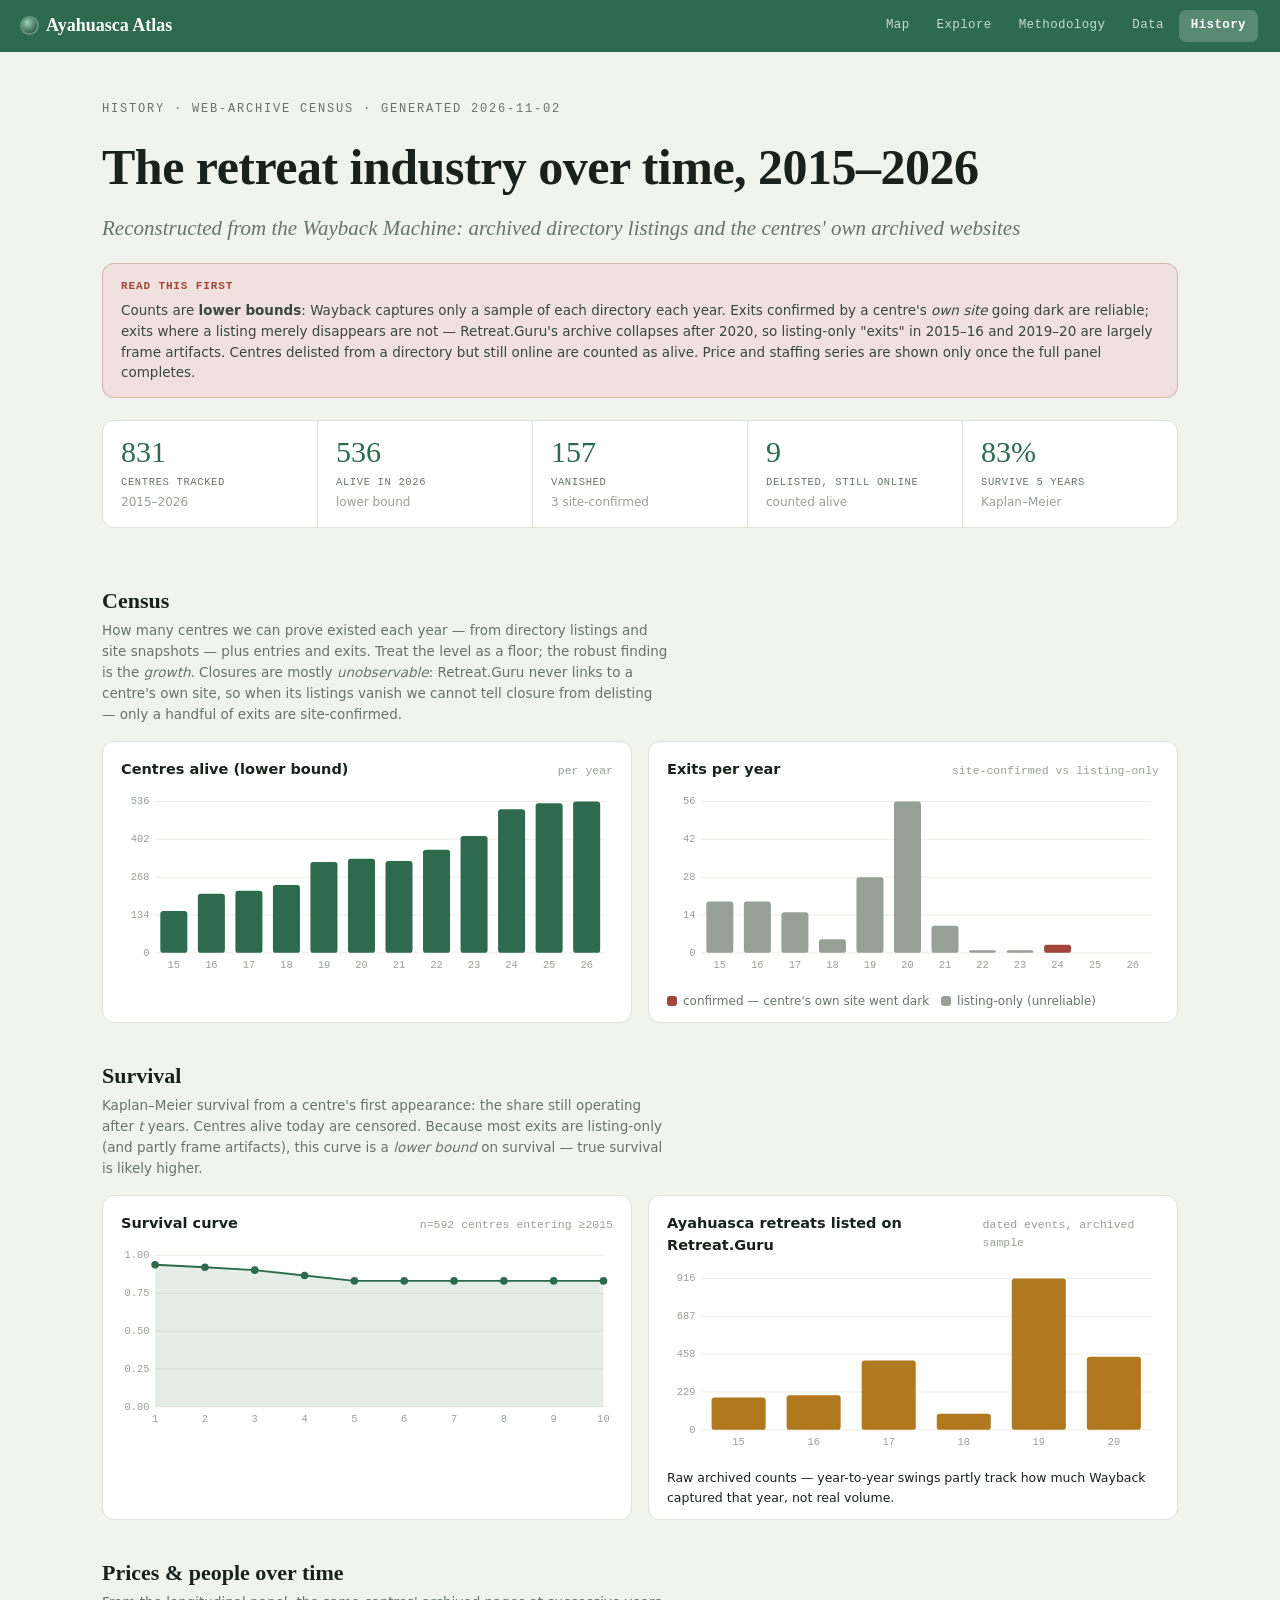
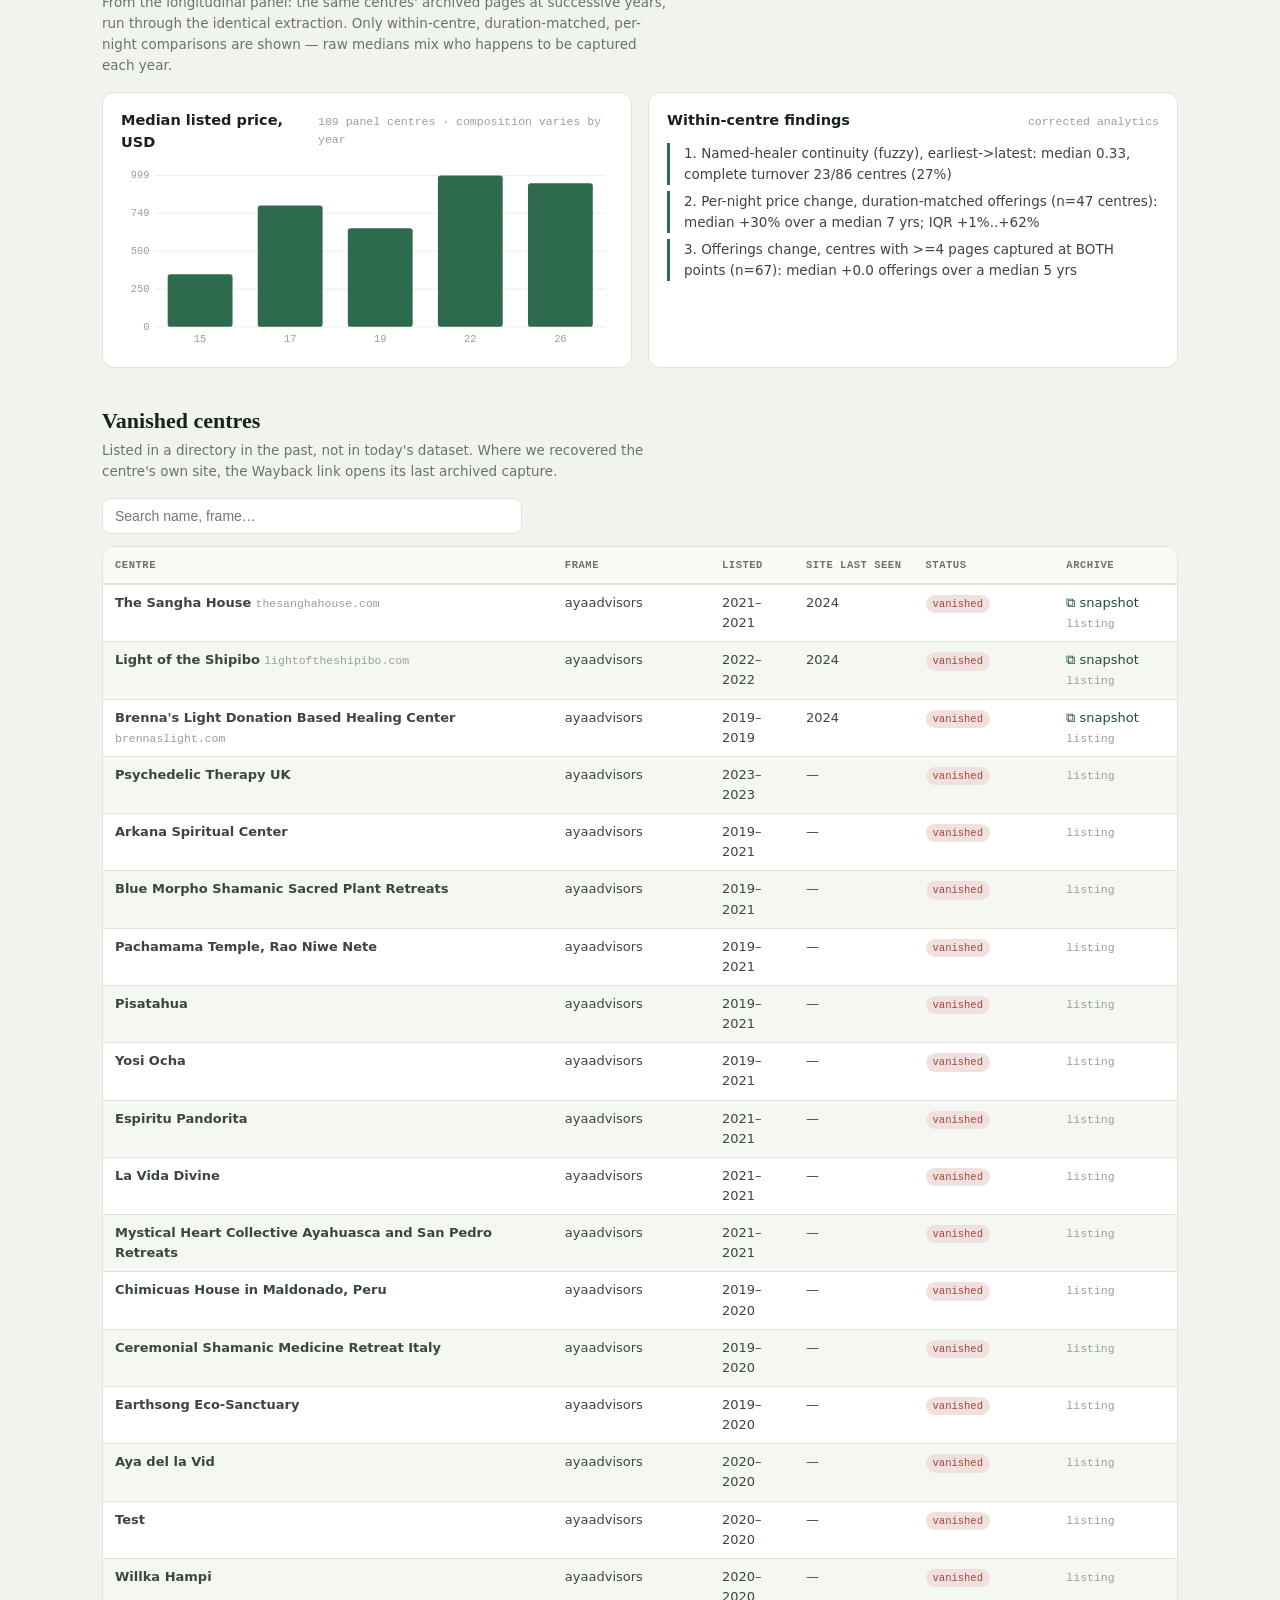
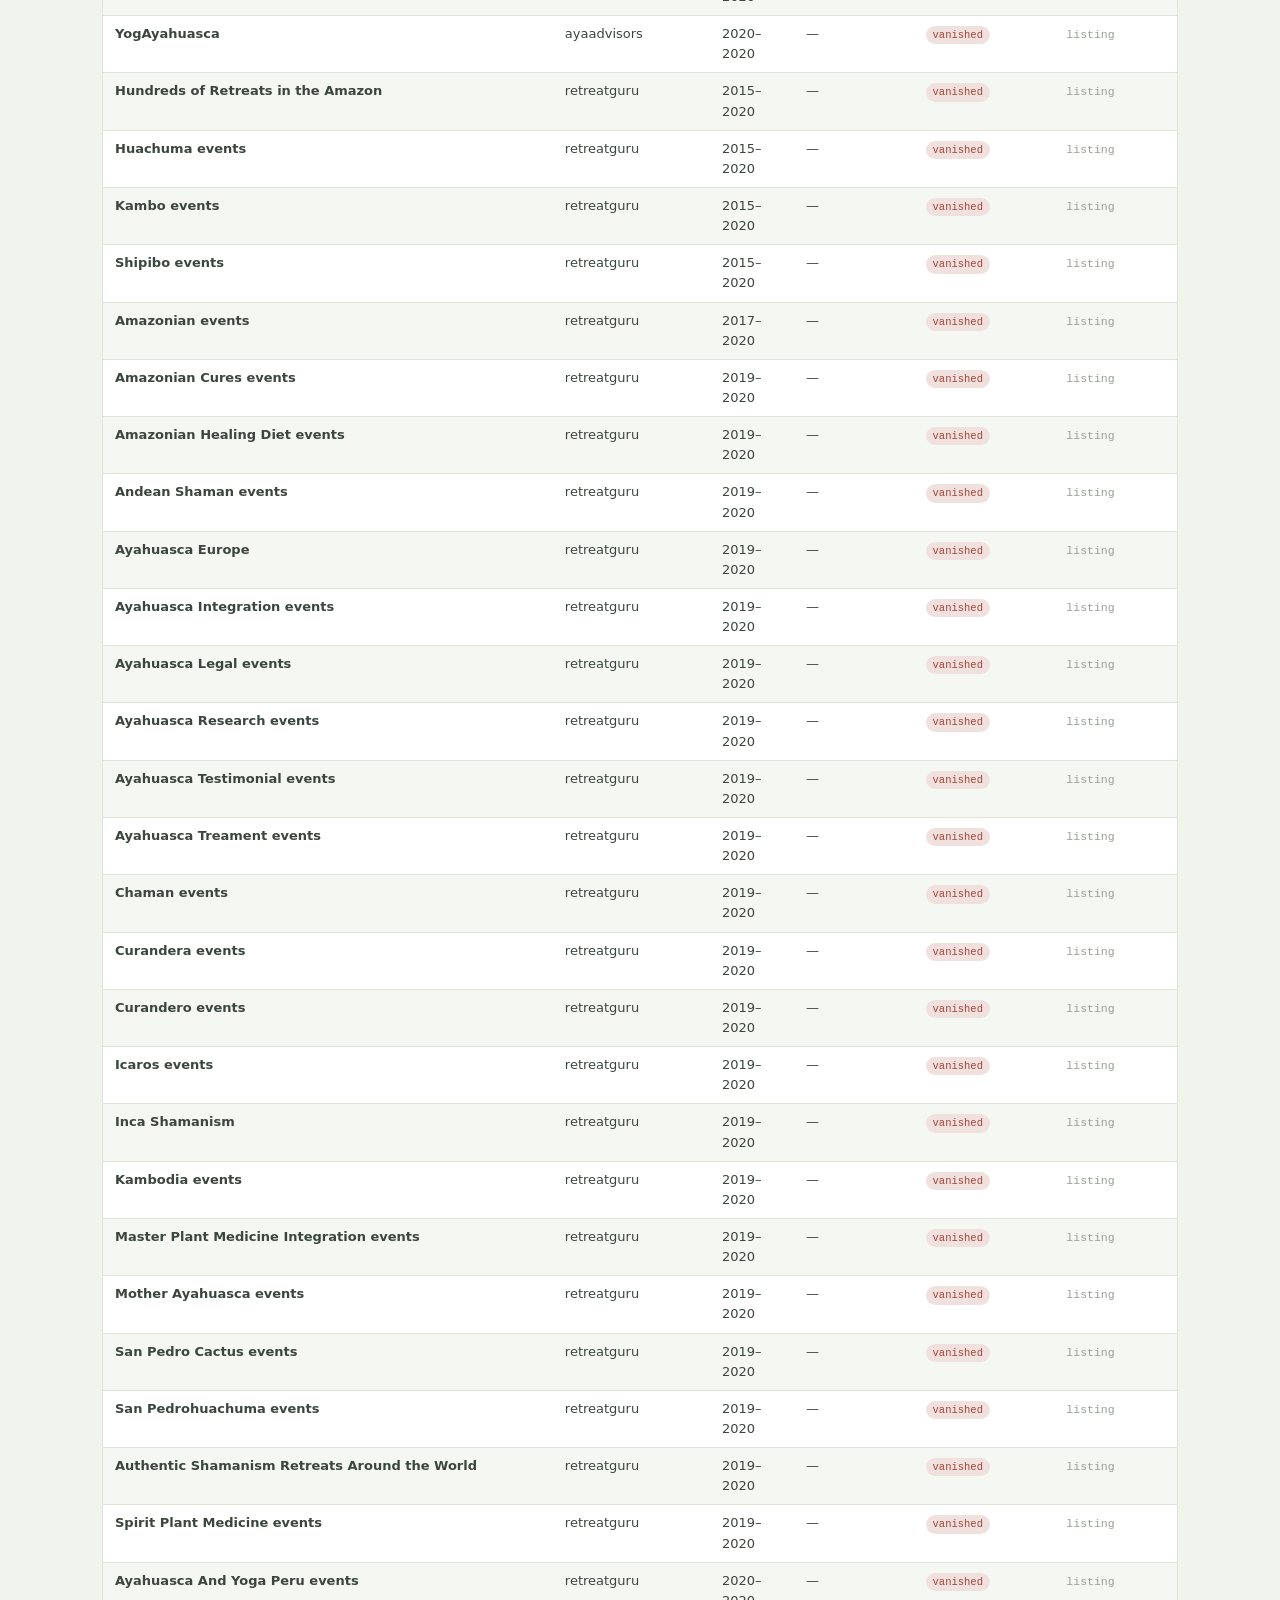
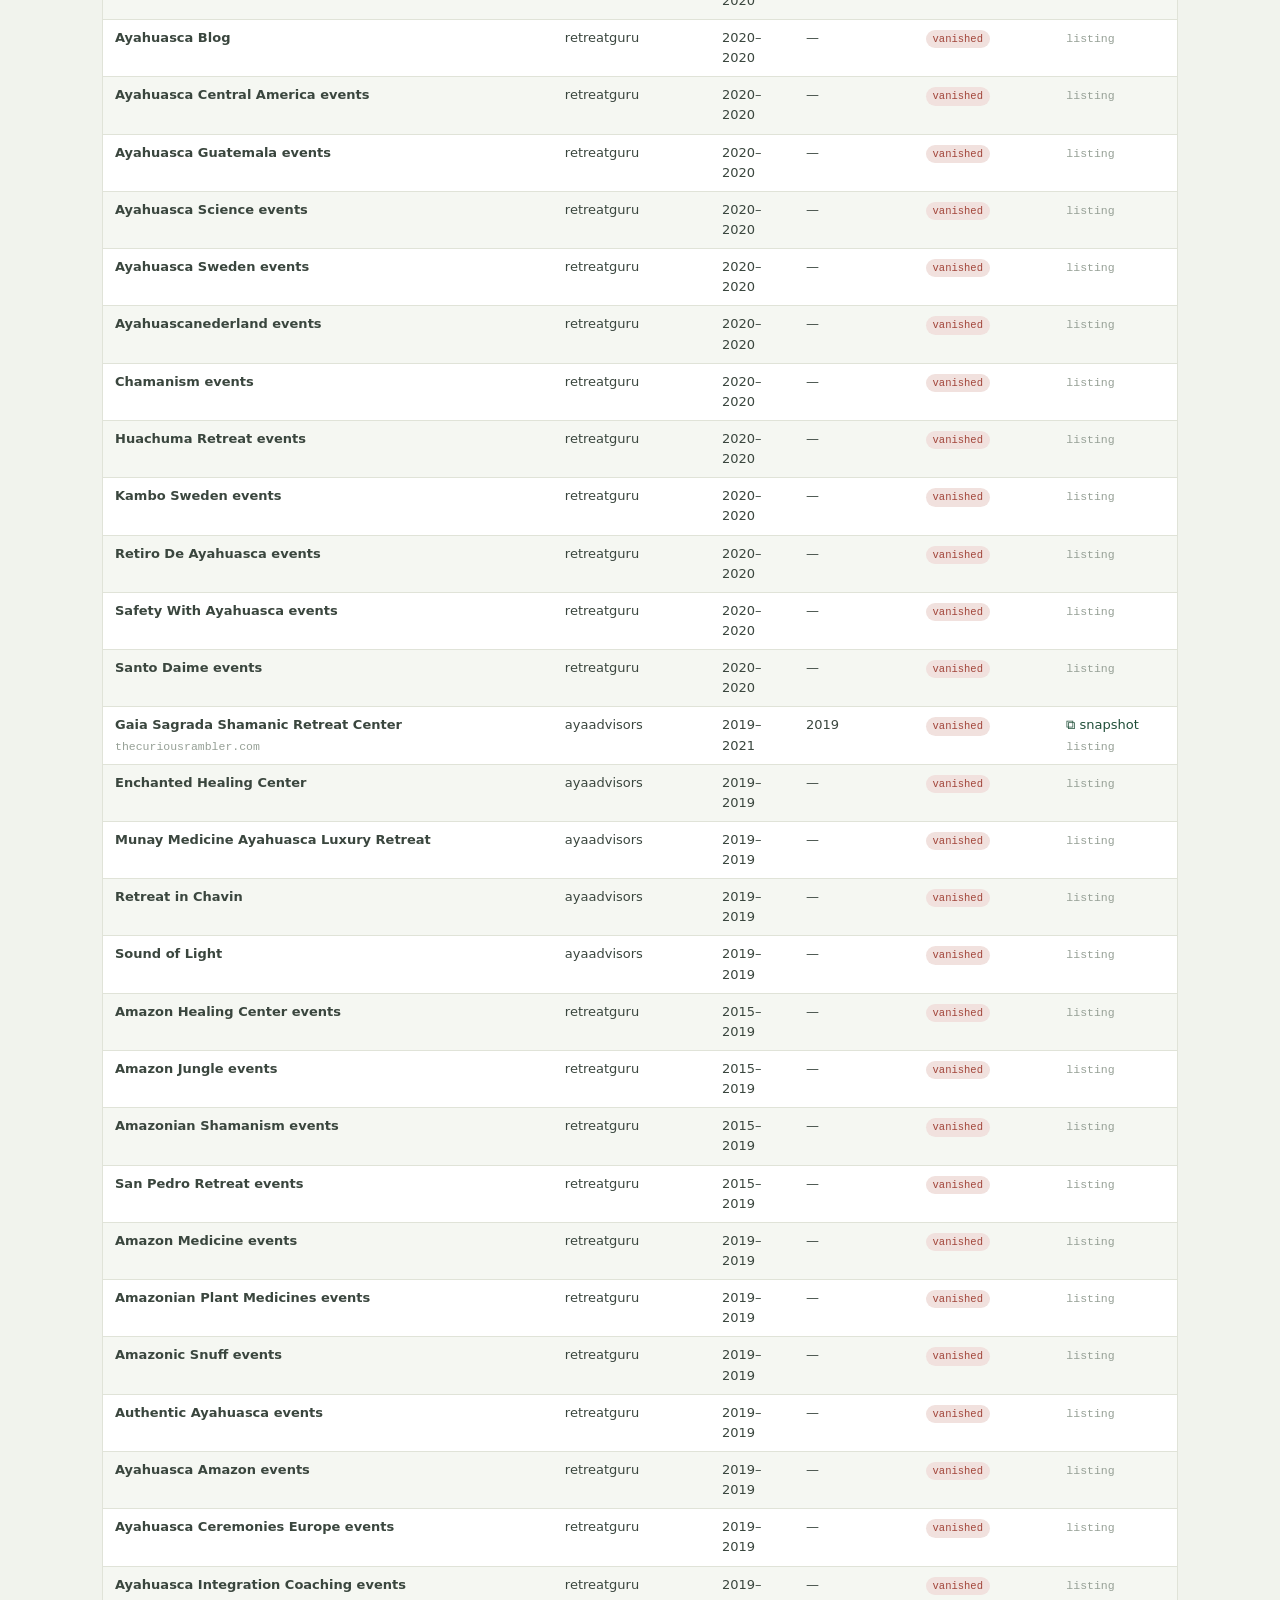
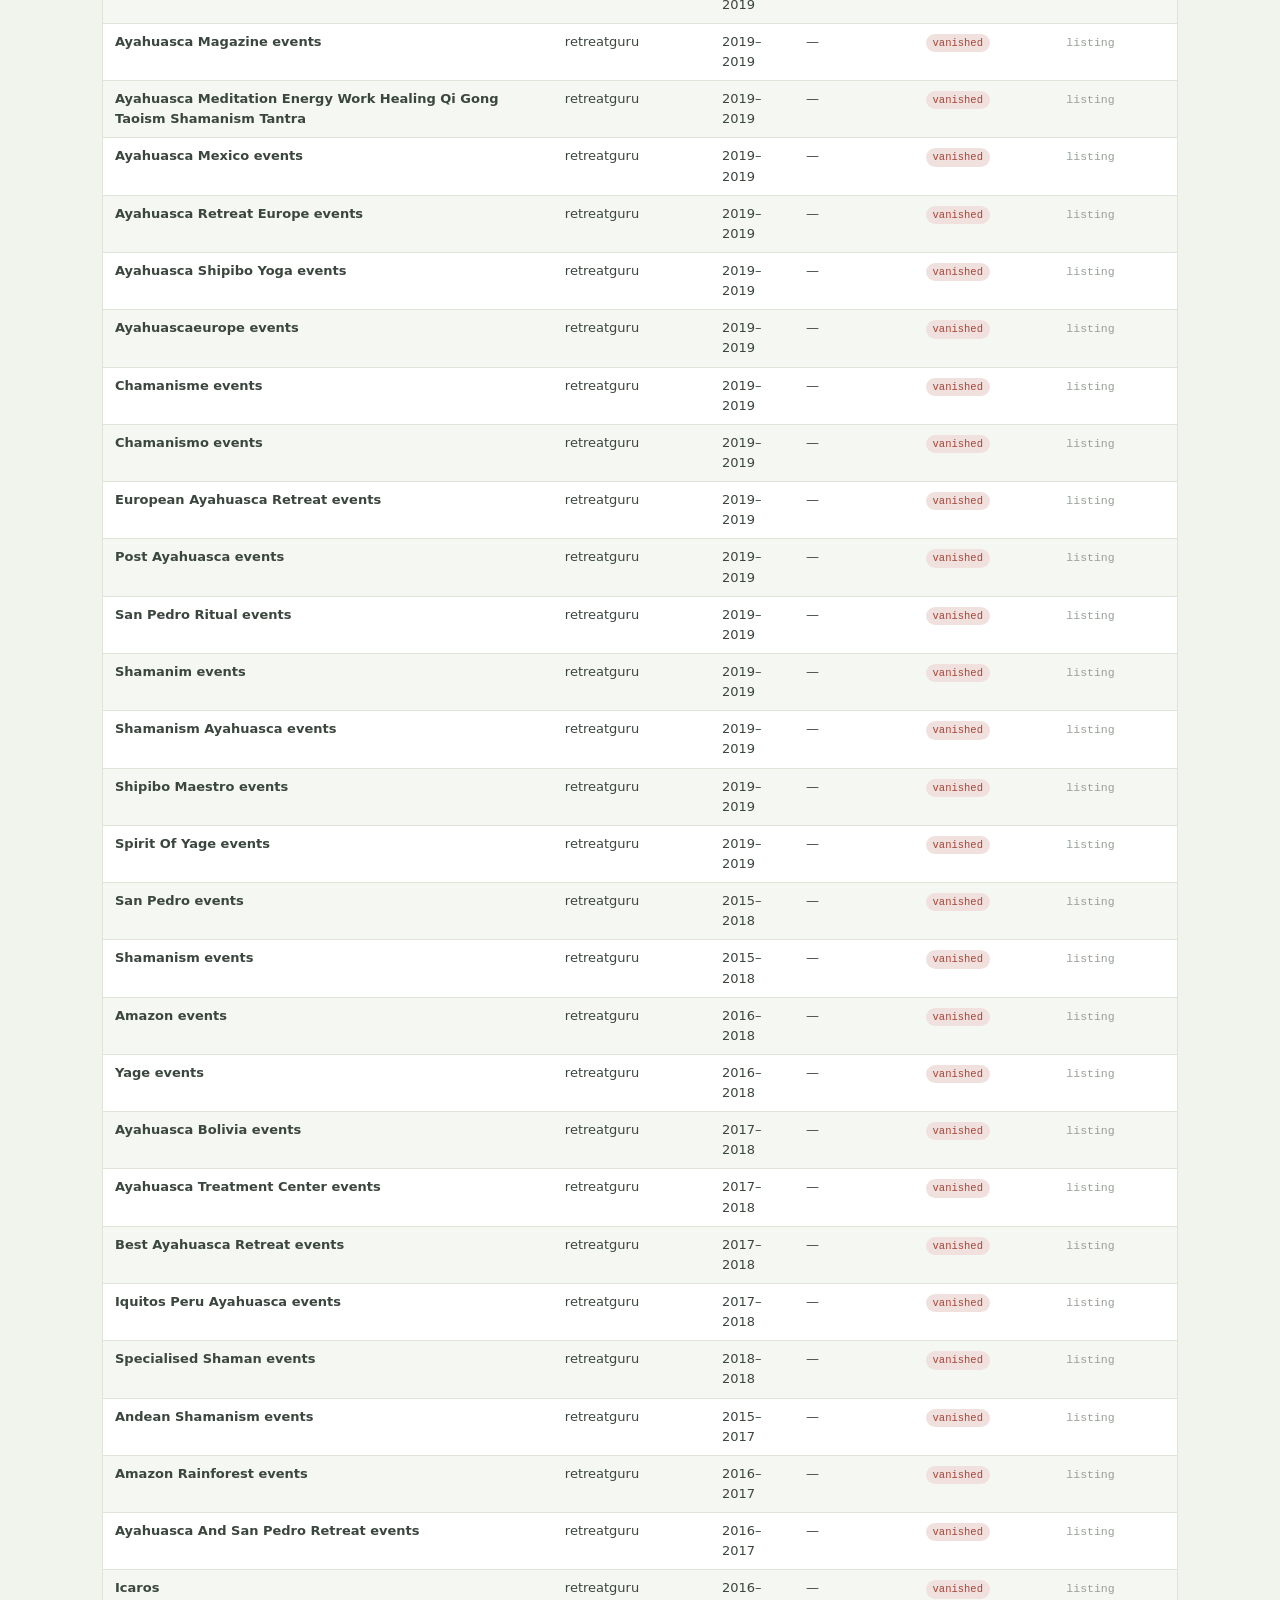
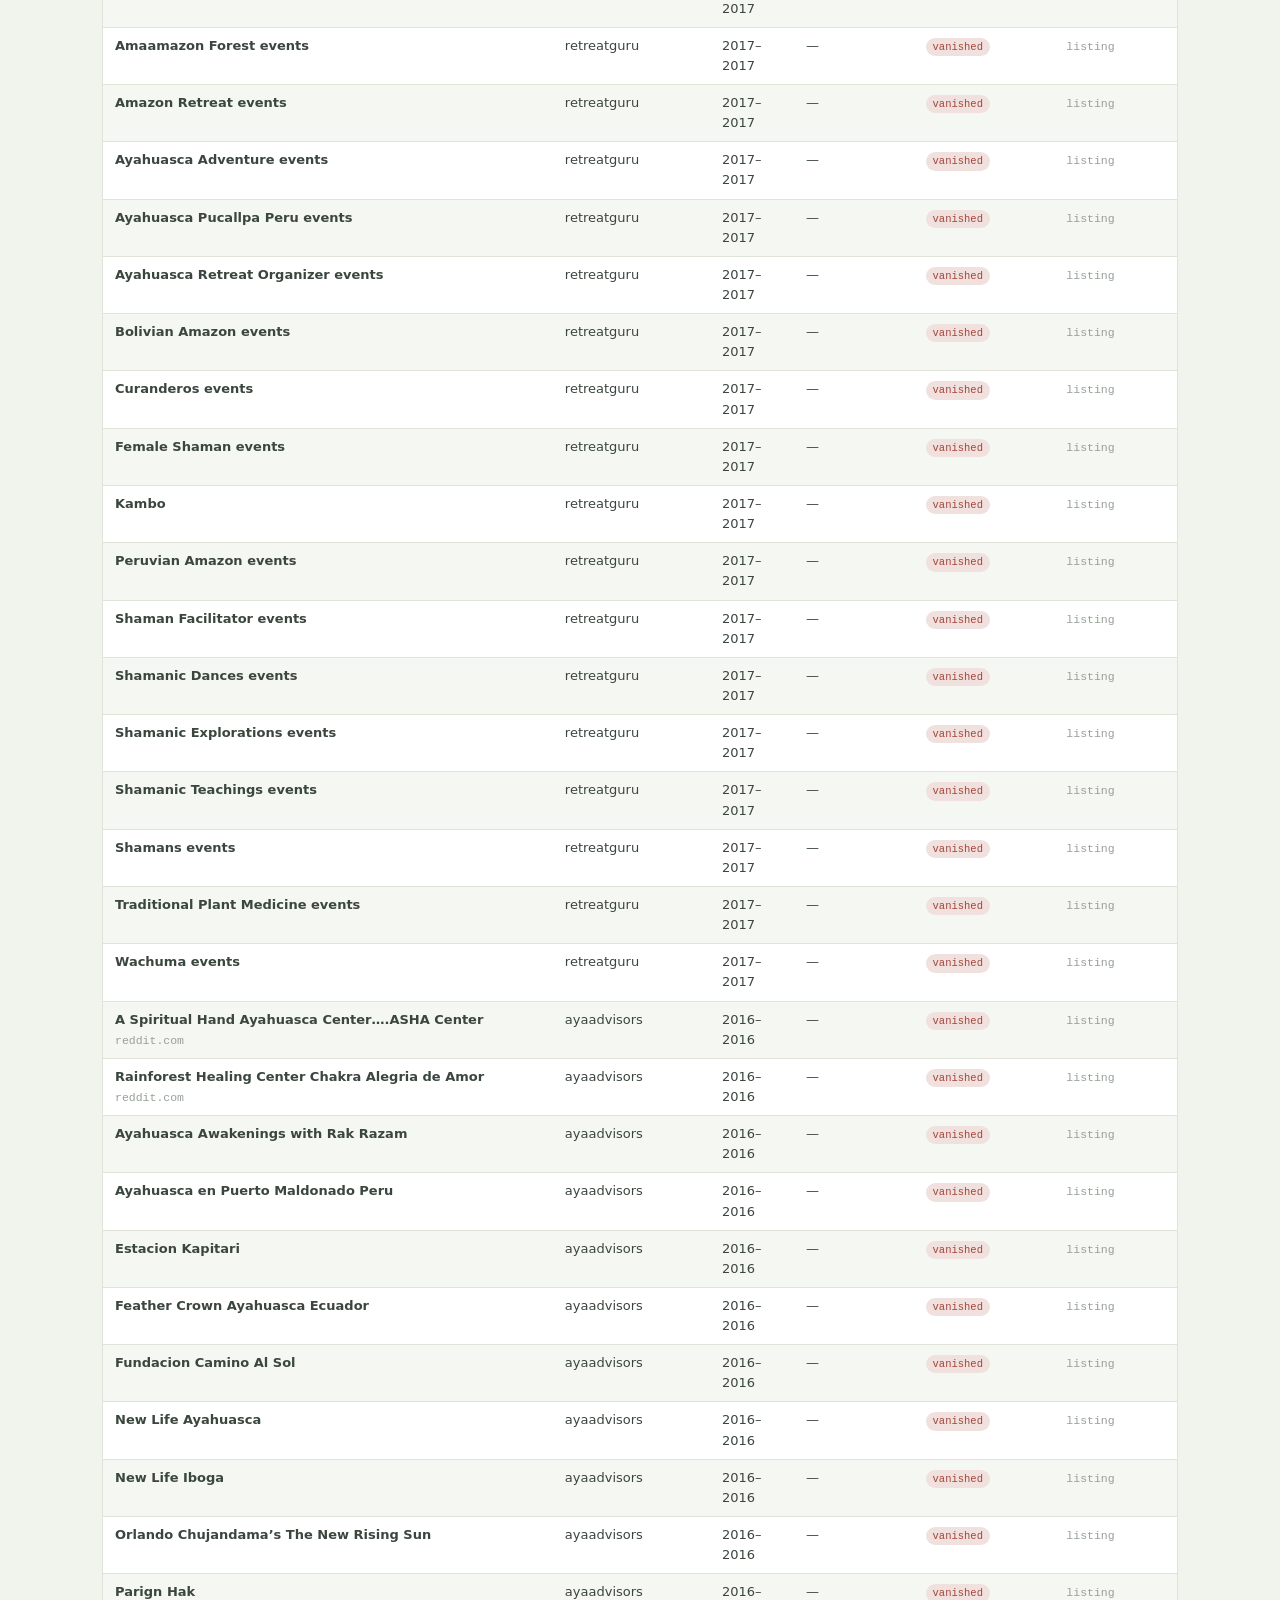
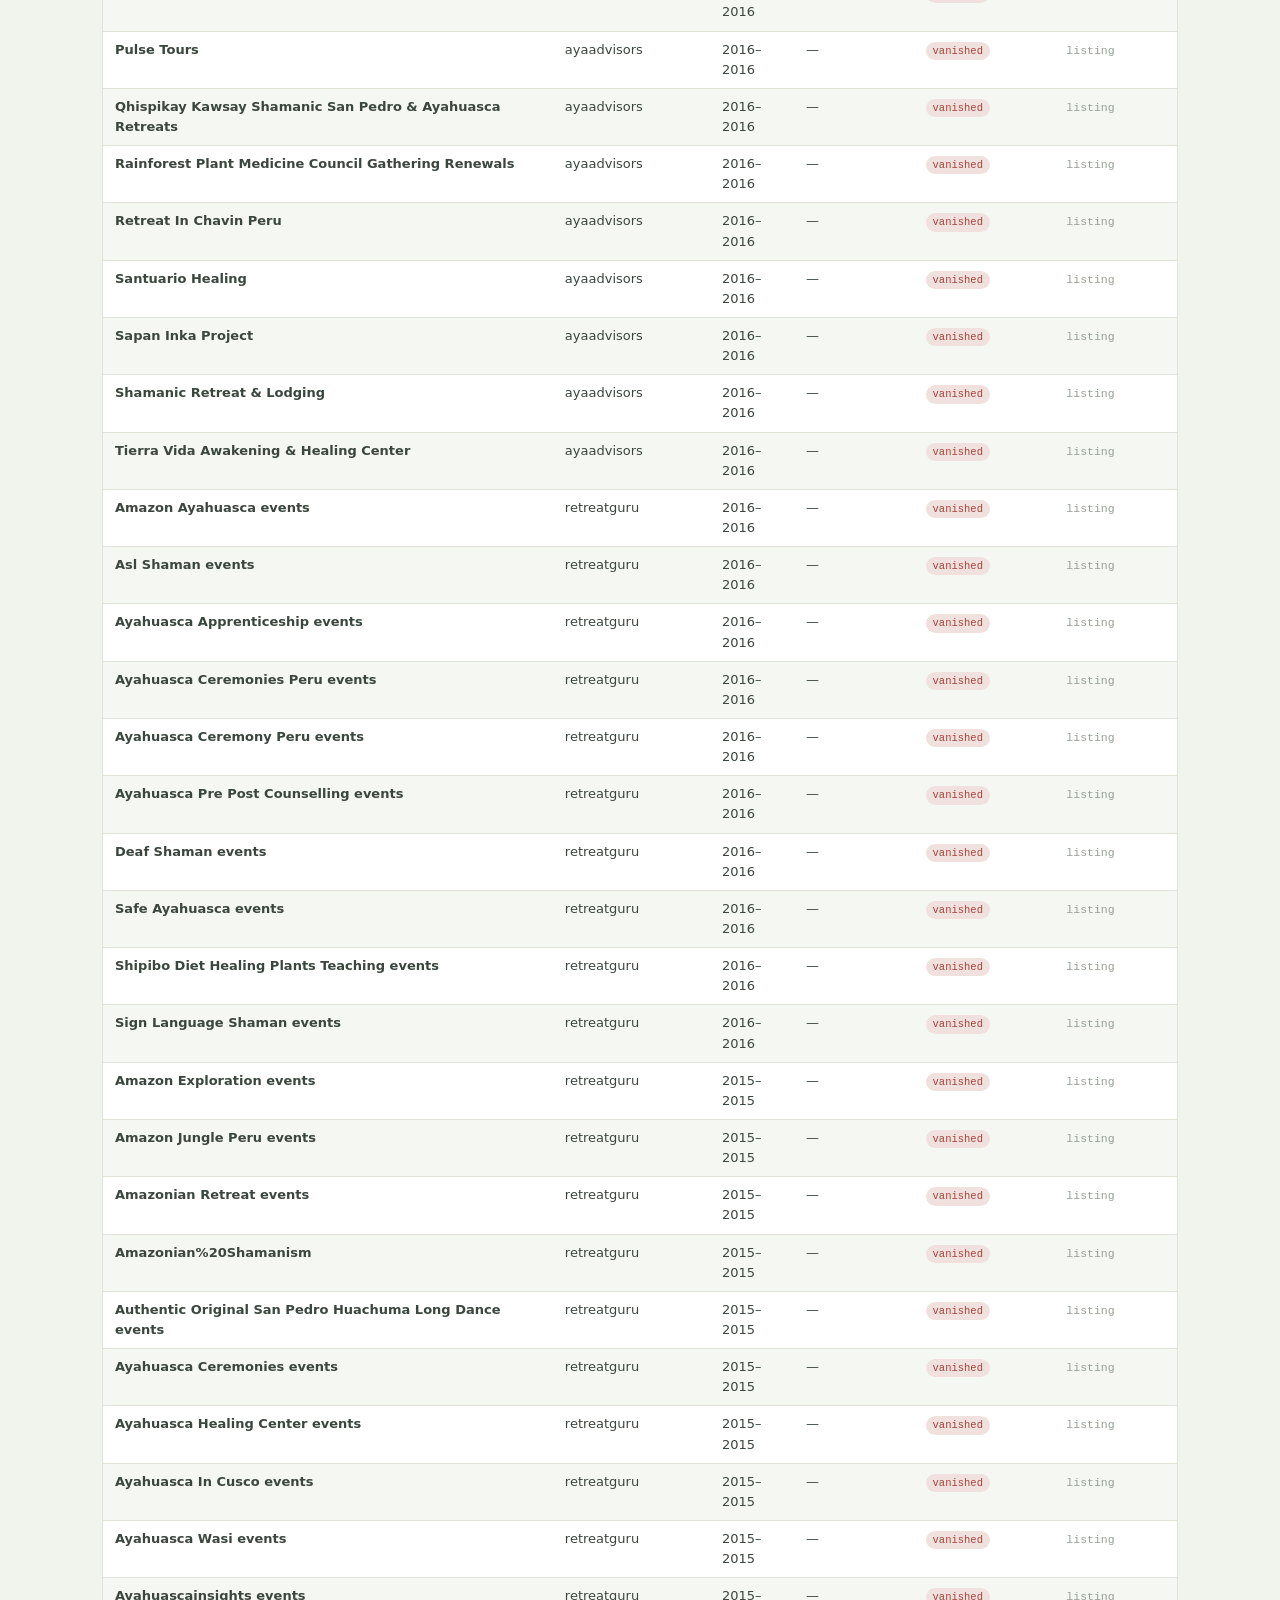
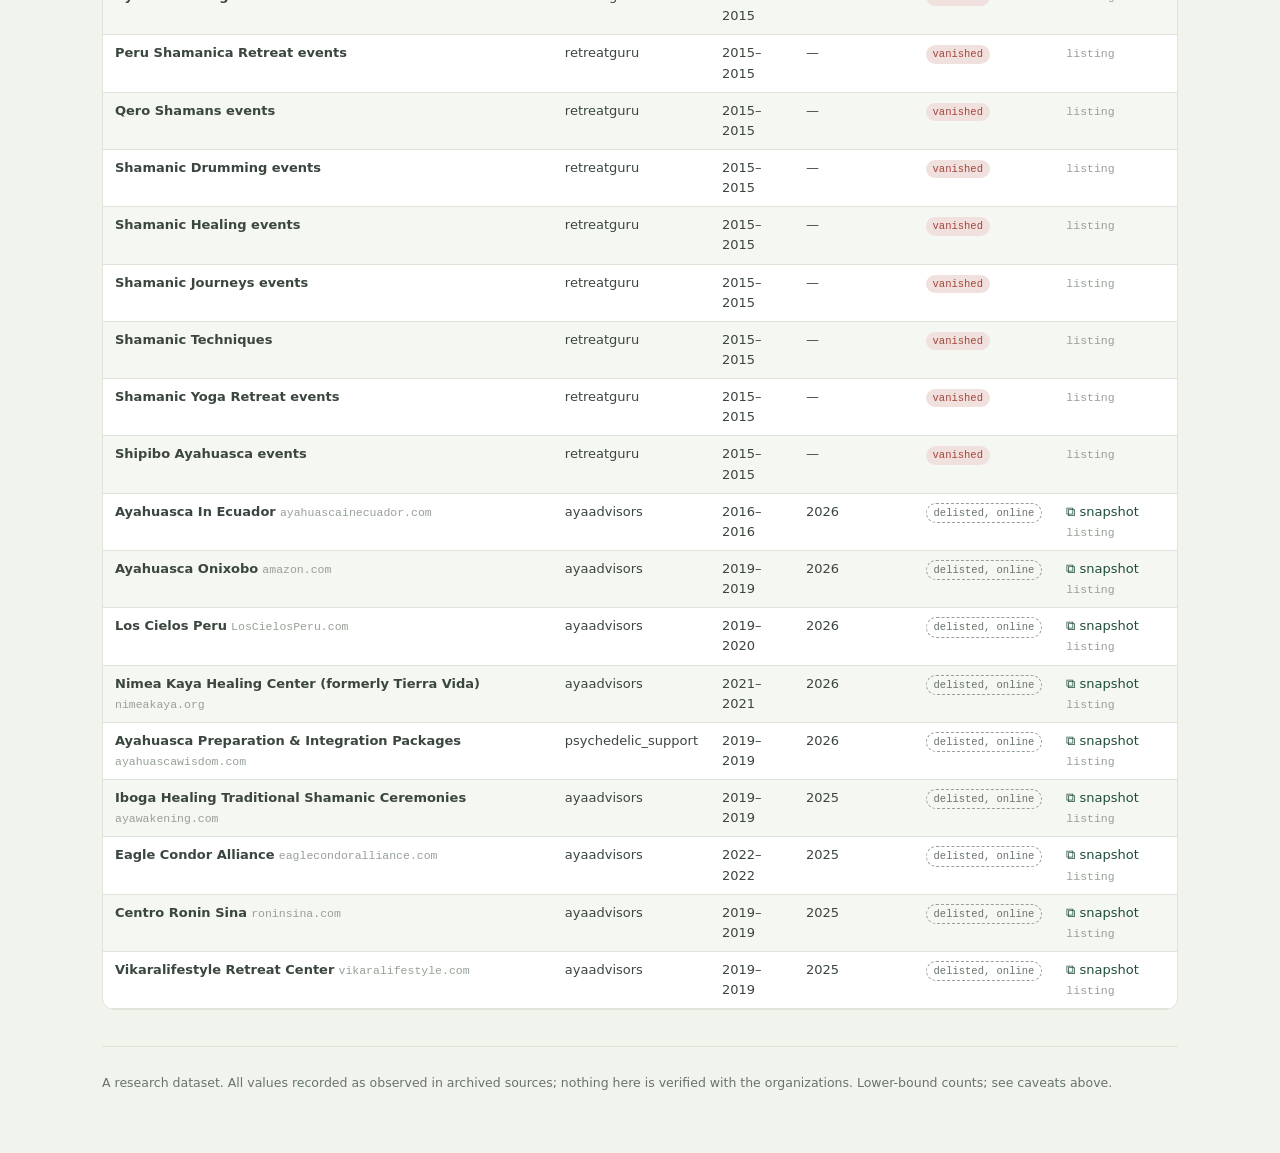
<file: history.html>
<!doctype html>
<html lang="en">
<head>
<meta charset="utf-8"><meta name="viewport" content="width=device-width, initial-scale=1">
<meta name="robots" content="noindex, nofollow">
<title>Ayahuasca Atlas — History 2015–2026</title>
<style>
  :root{--paper:#F1F3ED;--raise:#FAFBF6;--card:#FFFFFF;--ink:#18211C;--ink-soft:#3A463E;--muted:#68746B;
    --faint:#96A096;--line:#E0E3D8;--grid:#EBEDE4;--accent:#2E6B4E;--accent-ink:#1F4E38;--accent-soft:#DDE9E0;
    --highlight:#B0791F;--clay:#A2453A;--clay-w:#F1E1DE;--zebra:#F5F7F2;
    --serif:'Iowan Old Style','Palatino Linotype',Palatino,'Book Antiqua',Georgia,serif;
    --sans:system-ui,-apple-system,'Segoe UI',Roboto,Helvetica,Arial,sans-serif;
    --mono:ui-monospace,'SF Mono','JetBrains Mono',Menlo,Consolas,monospace;}
  @media (prefers-color-scheme:dark){:root{--paper:#11170F;--raise:#191F15;--card:#1C2318;--ink:#E9ECE1;
    --ink-soft:#BEC6B8;--muted:#8B978C;--faint:#69766B;--line:#2A3327;--grid:#232B20;--accent:#63AE85;
    --accent-ink:#8FC9A8;--accent-soft:#1E2C23;--highlight:#D6A24E;--clay:#D0776B;--clay-w:#2A1815;--zebra:#181E14;}}
  :root[data-theme="light"]{color-scheme:light;--paper:#F1F3ED;--raise:#FAFBF6;--card:#FFFFFF;--ink:#18211C;
    --ink-soft:#3A463E;--muted:#68746B;--faint:#96A096;--line:#E0E3D8;--grid:#EBEDE4;--accent:#2E6B4E;
    --accent-ink:#1F4E38;--accent-soft:#DDE9E0;--highlight:#B0791F;--clay:#A2453A;--clay-w:#F1E1DE;--zebra:#F5F7F2;}
  :root[data-theme="dark"]{color-scheme:dark;--paper:#11170F;--raise:#191F15;--card:#1C2318;--ink:#E9ECE1;
    --ink-soft:#BEC6B8;--muted:#8B978C;--faint:#69766B;--line:#2A3327;--grid:#232B20;--accent:#63AE85;
    --accent-ink:#8FC9A8;--accent-soft:#1E2C23;--highlight:#D6A24E;--clay:#D0776B;--clay-w:#2A1815;--zebra:#181E14;}
  *{box-sizing:border-box} body{margin:0;background:var(--paper);color:var(--ink);font-family:var(--sans);font-size:15px;line-height:1.55;}
  .atlas-nav{position:sticky;top:0;z-index:100;display:flex;align-items:center;justify-content:space-between;gap:16px;padding:0 22px;height:52px;background:var(--accent);}
  .atlas-nav .brand-link{display:flex;align-items:center;gap:9px;text-decoration:none;font-family:var(--serif);font-weight:600;font-size:18px;color:#fff;}
  .atlas-nav .nav-mk{width:15px;height:15px;border-radius:50%;background:radial-gradient(circle at 35% 30%,#9AD3B4,#173d2c);box-shadow:0 0 0 2px rgba(255,255,255,.28);}
  .atlas-nav .nav-links{display:flex;gap:3px;} .atlas-nav .nav-links a{font-family:var(--mono);font-size:12.5px;letter-spacing:.03em;color:rgba(255,255,255,.74);text-decoration:none;padding:6px 12px;border-radius:7px;}
  .atlas-nav .nav-links a:hover{color:#fff;background:rgba(255,255,255,.14);} .atlas-nav .nav-links a.on{color:#fff;background:rgba(255,255,255,.2);font-weight:600;}
  .wrap{max-width:1120px;margin:0 auto;padding:0 22px;} header.top{padding:48px 0 18px;}
  .eyebrow{font-family:var(--mono);font-size:12px;letter-spacing:.15em;text-transform:uppercase;color:var(--muted);margin:0 0 10px;}
  h1{font-family:var(--serif);font-weight:600;font-size:clamp(32px,5vw,50px);margin:0 0 6px;letter-spacing:-.01em;}
  .sub{font-family:var(--serif);font-style:italic;font-size:clamp(17px,2.2vw,21px);color:var(--muted);margin:0 0 18px;}
  .caveat{background:var(--clay-w);border:1px solid color-mix(in srgb,var(--clay) 30%,transparent);border-radius:12px;padding:14px 18px;margin:0 0 22px;font-size:13.5px;color:var(--ink-soft);}
  .caveat b{color:var(--clay);font-family:var(--mono);font-size:11px;letter-spacing:.08em;text-transform:uppercase;display:block;margin-bottom:5px;}
  .stats{display:grid;grid-template-columns:repeat(auto-fit,minmax(150px,1fr));gap:1px;background:var(--line);border:1px solid var(--line);border-radius:12px;overflow:hidden;margin:0 0 8px;}
  .stat{background:var(--card);padding:16px 18px;} .stat .n{font-family:var(--serif);font-size:30px;color:var(--accent);line-height:1;font-variant-numeric:tabular-nums;}
  .stat .l{font-family:var(--mono);font-size:10.5px;letter-spacing:.06em;text-transform:uppercase;color:var(--muted);margin-top:7px;} .stat .s{font-size:12px;color:var(--faint);margin-top:2px;}
  .band{padding:30px 0 6px;} .band>h2{font-family:var(--serif);font-size:22px;font-weight:600;margin:0 0 2px;} .band>.note{font-size:13.5px;color:var(--muted);margin:0 0 16px;max-width:66ch;}
  .grid{display:grid;gap:16px;} @media(min-width:760px){.grid.two{grid-template-columns:1fr 1fr;}}
  figure.chart{margin:0;background:var(--card);border:1px solid var(--line);border-radius:12px;padding:16px 18px 12px;}
  figure.chart figcaption{display:flex;align-items:baseline;justify-content:space-between;gap:10px;margin-bottom:12px;}
  .ct{font-size:14.5px;font-weight:650;} .cs{font-size:11.5px;color:var(--faint);font-family:var(--mono);}
  .legend{display:flex;flex-wrap:wrap;gap:12px;margin-top:10px;font-size:12px;color:var(--muted);} .legend span{display:inline-flex;align-items:center;gap:6px;} .legend i{width:10px;height:10px;border-radius:3px;display:inline-block;}
  svg{display:block;width:100%;height:auto;overflow:visible;} .ax{fill:var(--faint);font-size:11px;font-family:var(--mono);} .gridline{stroke:var(--grid);stroke-width:1;} .bar{cursor:default;} .bar:hover{opacity:.82;}
  .tip{position:fixed;pointer-events:none;z-index:50;background:var(--ink);color:var(--paper);font-size:12px;font-family:var(--mono);padding:6px 9px;border-radius:6px;opacity:0;transition:opacity .1s;white-space:nowrap;}
  .pending{padding:28px;text-align:center;color:var(--faint);font-family:var(--mono);font-size:12.5px;border:1px dashed var(--line);border-radius:10px;}
  .v2{font-size:13.5px;color:var(--ink-soft);margin:6px 0;padding-left:14px;border-left:3px solid var(--accent);}
  .search input{width:100%;max-width:420px;padding:9px 12px;border:1px solid var(--line);border-radius:9px;background:var(--card);color:var(--ink);font-size:14px;margin-bottom:12px;}
  .tablewrap{overflow-x:auto;border:1px solid var(--line);border-radius:12px;background:var(--card);} table{border-collapse:collapse;width:100%;font-size:13px;}
  th{text-align:left;font-family:var(--mono);font-size:10.5px;letter-spacing:.05em;text-transform:uppercase;color:var(--muted);padding:10px 12px;border-bottom:2px solid var(--line);background:var(--raise);white-space:nowrap;}
  td{padding:8px 12px;border-bottom:1px solid var(--line);vertical-align:top;color:var(--ink-soft);} tbody tr:nth-child(even){background:var(--zebra);} td a{color:var(--accent-ink);text-decoration:none;} td a:hover{text-decoration:underline;}
  .pill{display:inline-block;font-size:10.5px;font-family:var(--mono);padding:1px 7px;border-radius:20px;background:var(--accent-soft);color:var(--accent-ink);white-space:nowrap;} .pill.gone{background:var(--clay-w);color:var(--clay);} .pill.alive{background:transparent;border:1px dashed var(--faint);color:var(--muted);}
  .foot{color:var(--muted);font-size:12.5px;padding:26px 0 60px;border-top:1px solid var(--line);margin-top:30px;}
</style></head>
<body>
<div class="tip" id="tip"></div>
<nav class="atlas-nav"><a class="brand-link" href="index.html"><span class="nav-mk"></span> Ayahuasca Atlas</a>
<div class="nav-links"><a href="index.html">Map</a><a href="explore.html">Explore</a><a href="methodology.html">Methodology</a><a href="data.html">Data</a><a href="history.html" class="on">History</a></div></nav>

<div class="wrap">
<header class="top">
  <p class="eyebrow">History · web-archive census · <span id="gen"></span></p>
  <h1>The retreat industry over time, 2015–2026</h1>
  <p class="sub">Reconstructed from the Wayback Machine: archived directory listings and the centres' own archived websites</p>
  <div class="caveat"><b>Read this first</b>
    Counts are <strong>lower bounds</strong>: Wayback captures only a sample of each directory each year. Exits confirmed by a
    centre's <em>own site</em> going dark are reliable; exits where a listing merely disappears are not — Retreat.Guru's archive
    collapses after 2020, so listing-only "exits" in 2015–16 and 2019–20 are largely frame artifacts. Centres delisted from a
    directory but still online are counted as alive. Price and staffing series are shown only once the full panel completes.</div>
  <div class="stats" id="stats"></div>
</header>

<section class="band"><h2>Census</h2>
  <p class="note">How many centres we can prove existed each year — from directory listings and site snapshots — plus entries and exits. Treat the level as a floor; the robust finding is the <em>growth</em>. Closures are mostly <em>unobservable</em>: Retreat.Guru never links to a centre's own site, so when its listings vanish we cannot tell closure from delisting — only a handful of exits are site-confirmed.</p>
  <div class="grid two">
    <figure class="chart"><figcaption><span class="ct">Centres alive (lower bound)</span><span class="cs">per year</span></figcaption><div id="c_alive"></div></figure>
    <figure class="chart"><figcaption><span class="ct">Exits per year</span><span class="cs">site-confirmed vs listing-only</span></figcaption><div id="c_exits"></div>
      <div class="legend"><span><i style="background:var(--clay)"></i>confirmed — centre's own site went dark</span><span><i style="background:var(--faint)"></i>listing-only (unreliable)</span></div></figure>
  </div>
</section>

<section class="band"><h2>Survival</h2>
  <p class="note">Kaplan–Meier survival from a centre's first appearance: the share still operating after <em>t</em> years. Centres alive today are censored. Because most exits are listing-only (and partly frame artifacts), this curve is a <em>lower bound</em> on survival — true survival is likely higher.</p>
  <div class="grid two">
    <figure class="chart"><figcaption><span class="ct">Survival curve</span><span class="cs" id="km_n"></span></figcaption><div id="c_km"></div></figure>
    <figure class="chart"><figcaption><span class="ct">Ayahuasca retreats listed on Retreat.Guru</span><span class="cs">dated events, archived sample</span></figcaption><div id="c_events"></div>
      <p class="note" style="margin:10px 0 0;font-size:12.5px">Raw archived counts — year-to-year swings partly track how much Wayback captured that year, not real volume.</p></figure>
  </div>
</section>

<section class="band"><h2>Prices &amp; people over time</h2>
  <p class="note">From the longitudinal panel: the same centres' archived pages at successive years, run through the identical extraction. Only within-centre, duration-matched, per-night comparisons are shown — raw medians mix who happens to be captured each year.</p>
  <div id="panel"></div>
</section>

<section class="band"><h2>Vanished centres</h2>
  <p class="note">Listed in a directory in the past, not in today's dataset. Where we recovered the centre's own site, the Wayback link opens its last archived capture.</p>
  <div class="search"><input id="q" type="search" placeholder="Search name, frame…" autocomplete="off"></div>
  <div class="tablewrap"><table><thead><tr><th>Centre</th><th>Frame</th><th>Listed</th><th>Site last seen</th><th>Status</th><th>Archive</th></tr></thead><tbody id="vbody"></tbody></table></div>
</section>
</div>
<div class="wrap"><div class="foot">A research dataset. All values recorded as observed in archived sources; nothing here is verified with the organizations. Lower-bound counts; see caveats above.</div></div>

<script src="history_data.js?v=20261102b"></script>
<script>
const H=window.HISTORY||{}; const $=id=>document.getElementById(id); const tip=$('tip');
const esc=s=>String(s==null?"":s).replace(/[&<>"]/g,c=>({'&':'&amp;','<':'&lt;','>':'&gt;','"':'&quot;'}[c]));
const cv=n=>getComputedStyle(document.documentElement).getPropertyValue(n).trim();
const NS='http://www.w3.org/2000/svg'; const el=(t,a)=>{const e=document.createElementNS(NS,t);for(const k in(a||{}))e.setAttribute(k,a[k]);return e;};
const show=(h,ev)=>{tip.innerHTML=h;tip.style.opacity=1;tip.style.left=(ev.clientX+12)+'px';tip.style.top=(ev.clientY-10)+'px';}; const hide=()=>tip.style.opacity=0;

function vbar(id,rows,o={}){ const c=$(id); if(!c||!rows.length) return; const W=520,Hh=o.H||200,pl=36,pr=8,pt=10,pb=30;
  const max=Math.max(...rows.map(r=>r.v))||1, iw=W-pl-pr, ih=Hh-pt-pb, bw=iw/rows.length; const s=el('svg',{viewBox:`0 0 ${W} ${Hh}`});
  for(let t=0;t<=4;t++){const y=pt+ih-ih*t/4; s.appendChild(el('line',{x1:pl,y1:y,x2:W-pr,y2:y,class:'gridline'})); const tx=el('text',{x:pl-6,y:y+3,'text-anchor':'end',class:'ax'}); tx.textContent=Math.round(max*t/4); s.appendChild(tx);}
  rows.forEach((r,i)=>{const segs=r.segs||[{v:r.v,color:o.color||cv('--accent'),label:r.label}]; let y0=pt+ih;
    segs.forEach(sg=>{const h=ih*sg.v/max; const b=el('rect',{x:pl+i*bw+bw*.14,y:y0-h,width:bw*.72,height:Math.max(0,h),rx:3,fill:sg.color,class:'bar'});
      b.addEventListener('mousemove',ev=>show(`<b>${r.x}</b> ${sg.label||''} — ${sg.v}`,ev)); b.addEventListener('mouseleave',hide); s.appendChild(b); y0-=h;});
    const lx=el('text',{x:pl+i*bw+bw/2,y:Hh-pb+16,'text-anchor':'middle',class:'ax'}); lx.textContent=String(r.x).slice(-2); s.appendChild(lx);});
  c.appendChild(s);}
function line(id,pts,o={}){ const c=$(id); if(!c||!pts.length) return; const W=520,Hh=200,pl=36,pr=10,pt=10,pb=30, iw=W-pl-pr, ih=Hh-pt-pb;
  const s=el('svg',{viewBox:`0 0 ${W} ${Hh}`}); for(let t=0;t<=4;t++){const y=pt+ih-ih*t/4; s.appendChild(el('line',{x1:pl,y1:y,x2:W-pr,y2:y,class:'gridline'})); const tx=el('text',{x:pl-6,y:y+3,'text-anchor':'end',class:'ax'}); tx.textContent=(t/4).toFixed(2); s.appendChild(tx);}
  const X=i=>pl+iw*i/(pts.length-1), Y=v=>pt+ih-ih*v; const d=pts.map((p,i)=>`${i?'L':'M'}${X(i)} ${Y(p.S)}`).join(' ');
  s.appendChild(el('path',{d:d+` L${X(pts.length-1)} ${pt+ih} L${X(0)} ${pt+ih} Z`,fill:cv('--accent'),opacity:.12})); s.appendChild(el('path',{d,fill:'none',stroke:cv('--accent'),'stroke-width':2}));
  pts.forEach((p,i)=>{const m=el('circle',{cx:X(i),cy:Y(p.S),r:4,fill:cv('--accent'),class:'bar'}); m.addEventListener('mousemove',ev=>show(`<b>${p.t} yr</b> S=${p.S.toFixed(2)} · at risk ${p.n}`,ev)); m.addEventListener('mouseleave',hide); s.appendChild(m);
    const lx=el('text',{x:X(i),y:Hh-pb+16,'text-anchor':'middle',class:'ax'}); lx.textContent=p.t; s.appendChild(lx);});
  c.appendChild(s);}
const stat=(n,l,s)=>`<div class="stat"><div class="n">${n}</div><div class="l">${l}</div>${s?`<div class="s">${s}</div>`:''}</div>`;

if(H.census){ $('gen').textContent='generated '+(H.generated||''); const last=H.census[H.census.length-1]; const k=H.counts||{}; const s5=(H.km||[]).find(x=>x.t===5);
  $('stats').innerHTML=stat(k.tracked.toLocaleString(),'Centres tracked','2015–2026')+stat(last.alive_lower_bound,'Alive in '+last.year,'lower bound')+stat(k.vanished,'Vanished',`${k.vanished_site_confirmed} site-confirmed`)+stat(k.delisted_alive,'Delisted, still online','counted alive')+stat(s5?Math.round(s5.S*100)+'%':'—','Survive 5 years','Kaplan–Meier');
  vbar('c_alive',H.census.map(c=>({x:c.year,v:c.alive_lower_bound,label:'alive ≥'})));
  vbar('c_exits',H.census.map(c=>({x:c.year,v:c.exits,segs:[{v:c.exits_site_confirmed,color:cv('--clay'),label:'site-confirmed exits'},{v:c.exits-c.exits_site_confirmed,color:cv('--faint'),label:'listing-only exits'}]})),{H:200});
  line('c_km',H.km); $('km_n').textContent=`n=${H.km_n} centres entering ≥2015`;
  vbar('c_events',(H.events_volume||[]).map(([y,v])=>({x:y,v,label:'listed retreats'})),{color:cv('--highlight')});
  const P=H.panel; const pe=$('panel');
  if(P){ let h=''; if(P.price_by_year) { h+=`<div class="grid two"><figure class="chart"><figcaption><span class="ct">Median listed price, USD</span><span class="cs">${P.centres} panel centres · composition varies by year</span></figcaption><div id="c_price"></div></figure><figure class="chart"><figcaption><span class="ct">Within-centre findings</span><span class="cs">corrected analytics</span></figcaption>${(P.lines||[]).map(l=>`<p class="v2">${esc(l)}</p>`).join('')}</figure></div>`; }
    pe.innerHTML=h; if(P.price_by_year) vbar('c_price',P.price_by_year.map(([y,m,n])=>({x:y,v:m,label:`median $ (n=${n})`})));
  } else pe.innerHTML='<div class="pending">Full longitudinal panel still processing — price and staffing series appear here when it completes.</div>';
  const V=H.vanished||[]; const render=()=>{const q=($('q').value||'').toLowerCase(); $('vbody').innerHTML=V.filter(v=>!q||(v.name+' '+v.frame).toLowerCase().includes(q)).slice(0,500).map(v=>`<tr><td><b>${esc(v.name)}</b>${v.site?` <span class="cs">${esc(v.site.replace(/^https?:\/\/(www\.)?/,'').replace(/\/$/,''))}</span>`:''}</td><td>${esc(v.frame)}</td><td>${v.first}–${v.last_listed}</td><td>${v.site_last||'—'}</td><td>${v.status==='delisted_alive'?'<span class="pill alive">delisted, online</span>':'<span class="pill gone">vanished</span>'}</td><td>${v.wayback?`<a href="${esc(v.wayback)}" target="_blank" rel="noopener">⧉ snapshot</a>`:''}${v.listing?` <a href="https://web.archive.org/web/${v.last_listed}0701/${esc(v.listing)}" target="_blank" rel="noopener" class="cs">listing</a>`:''}</td></tr>`).join('');};
  $('q').addEventListener('input',render); render();
} else { $('stats').innerHTML='<div class="pending" style="grid-column:1/-1">History data not generated yet.</div>'; }
</script>
</body></html>
</file>
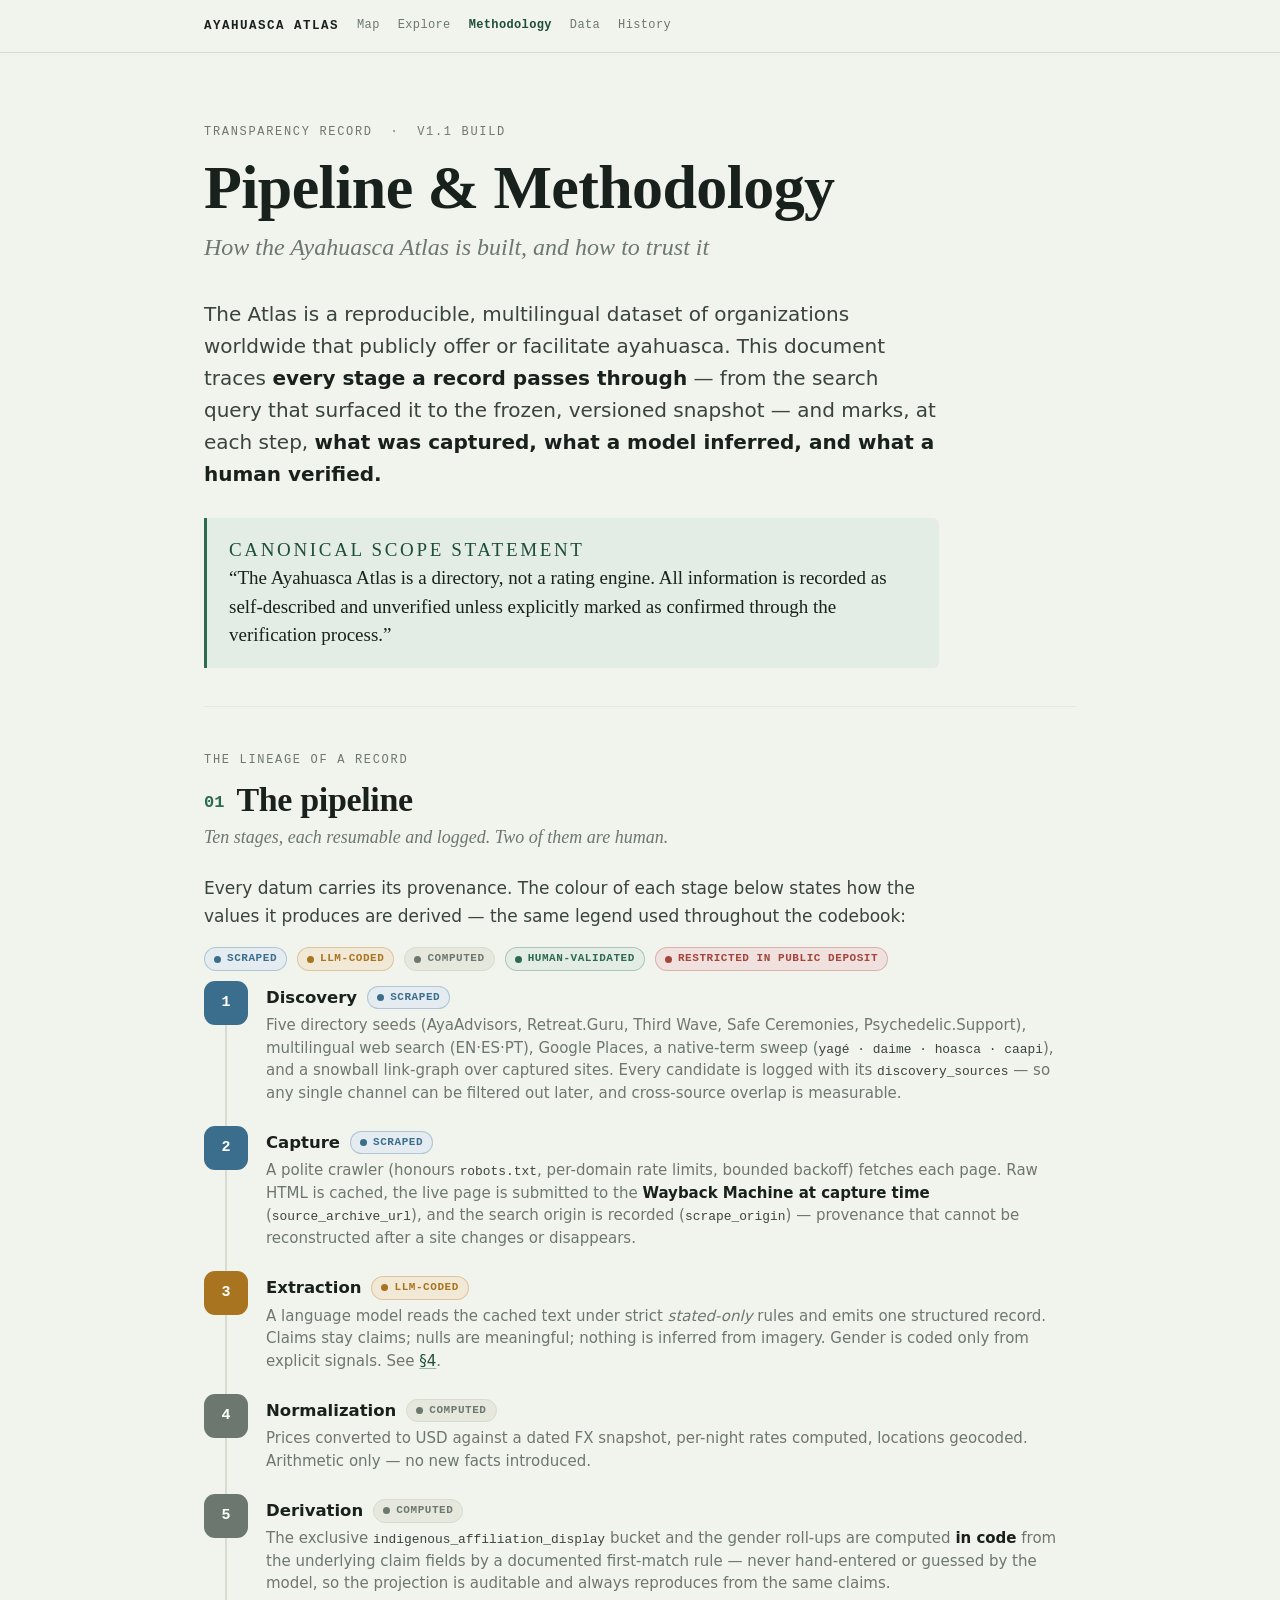
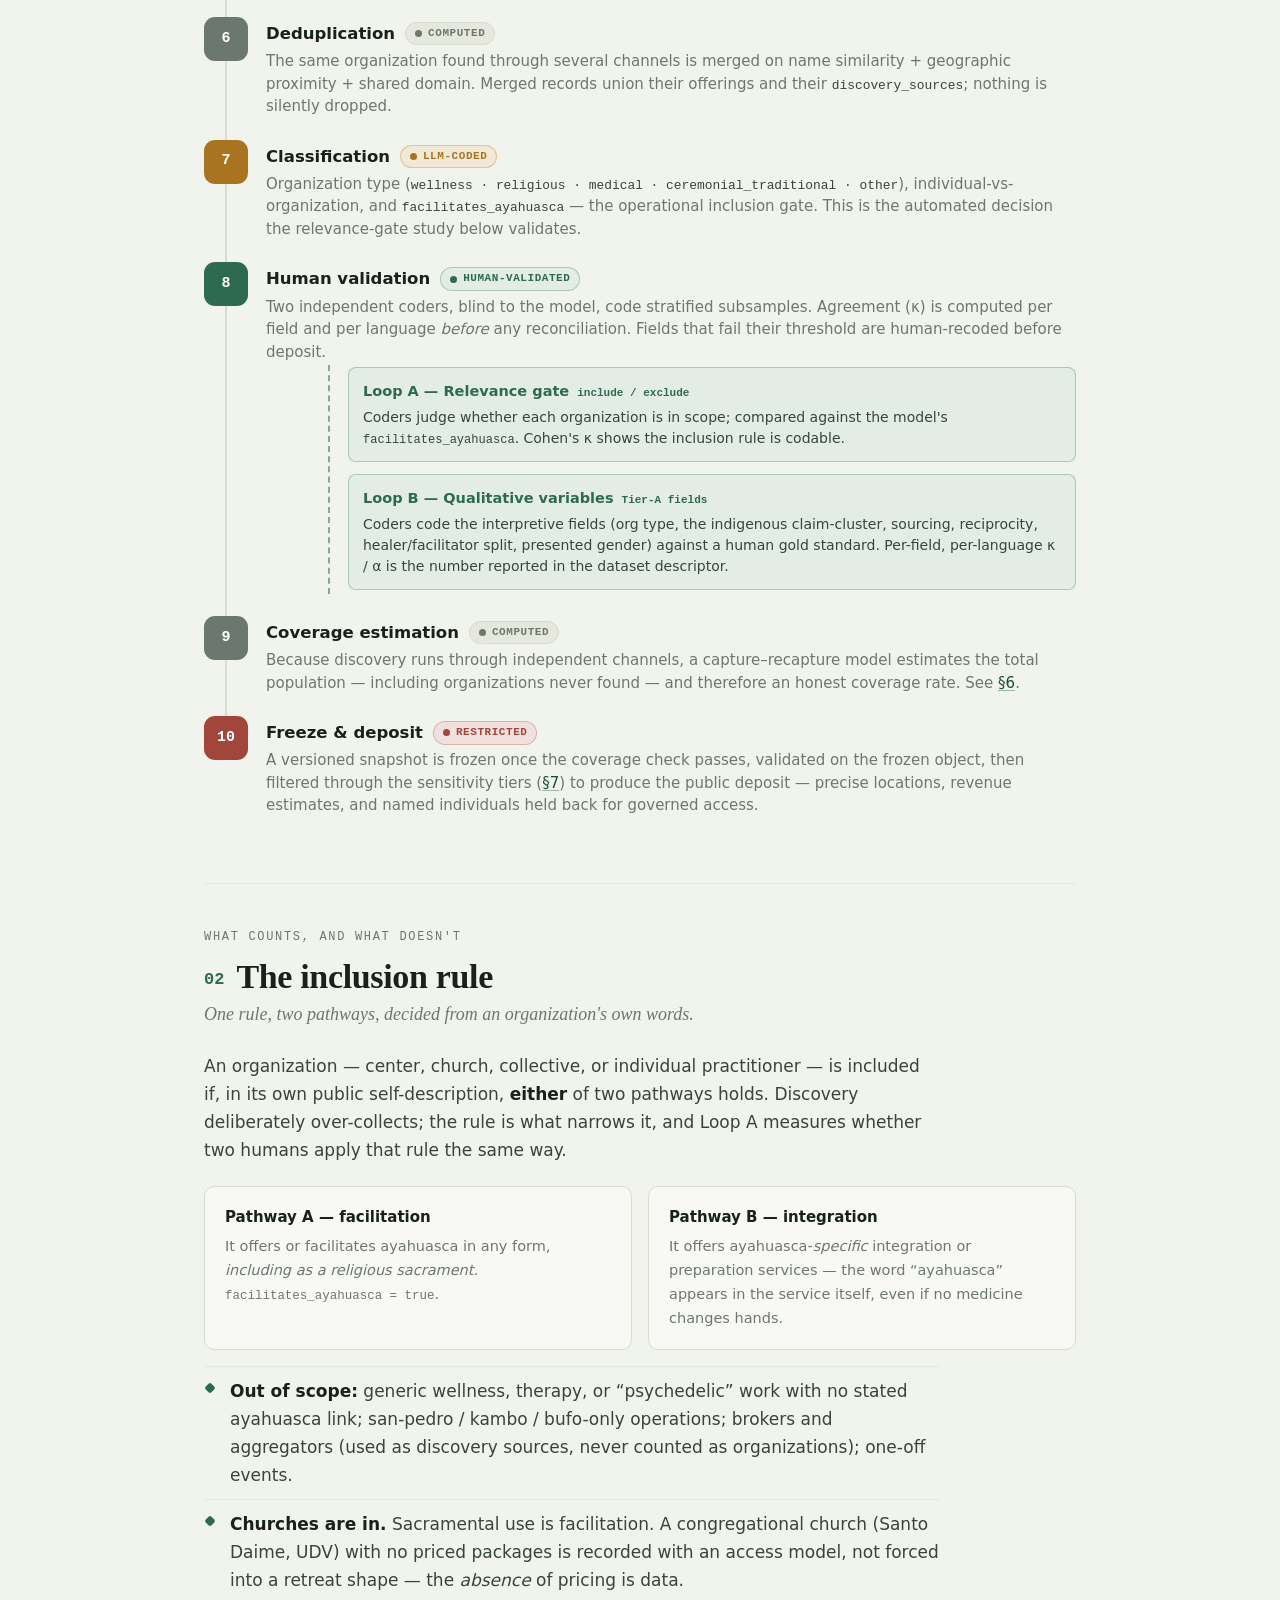
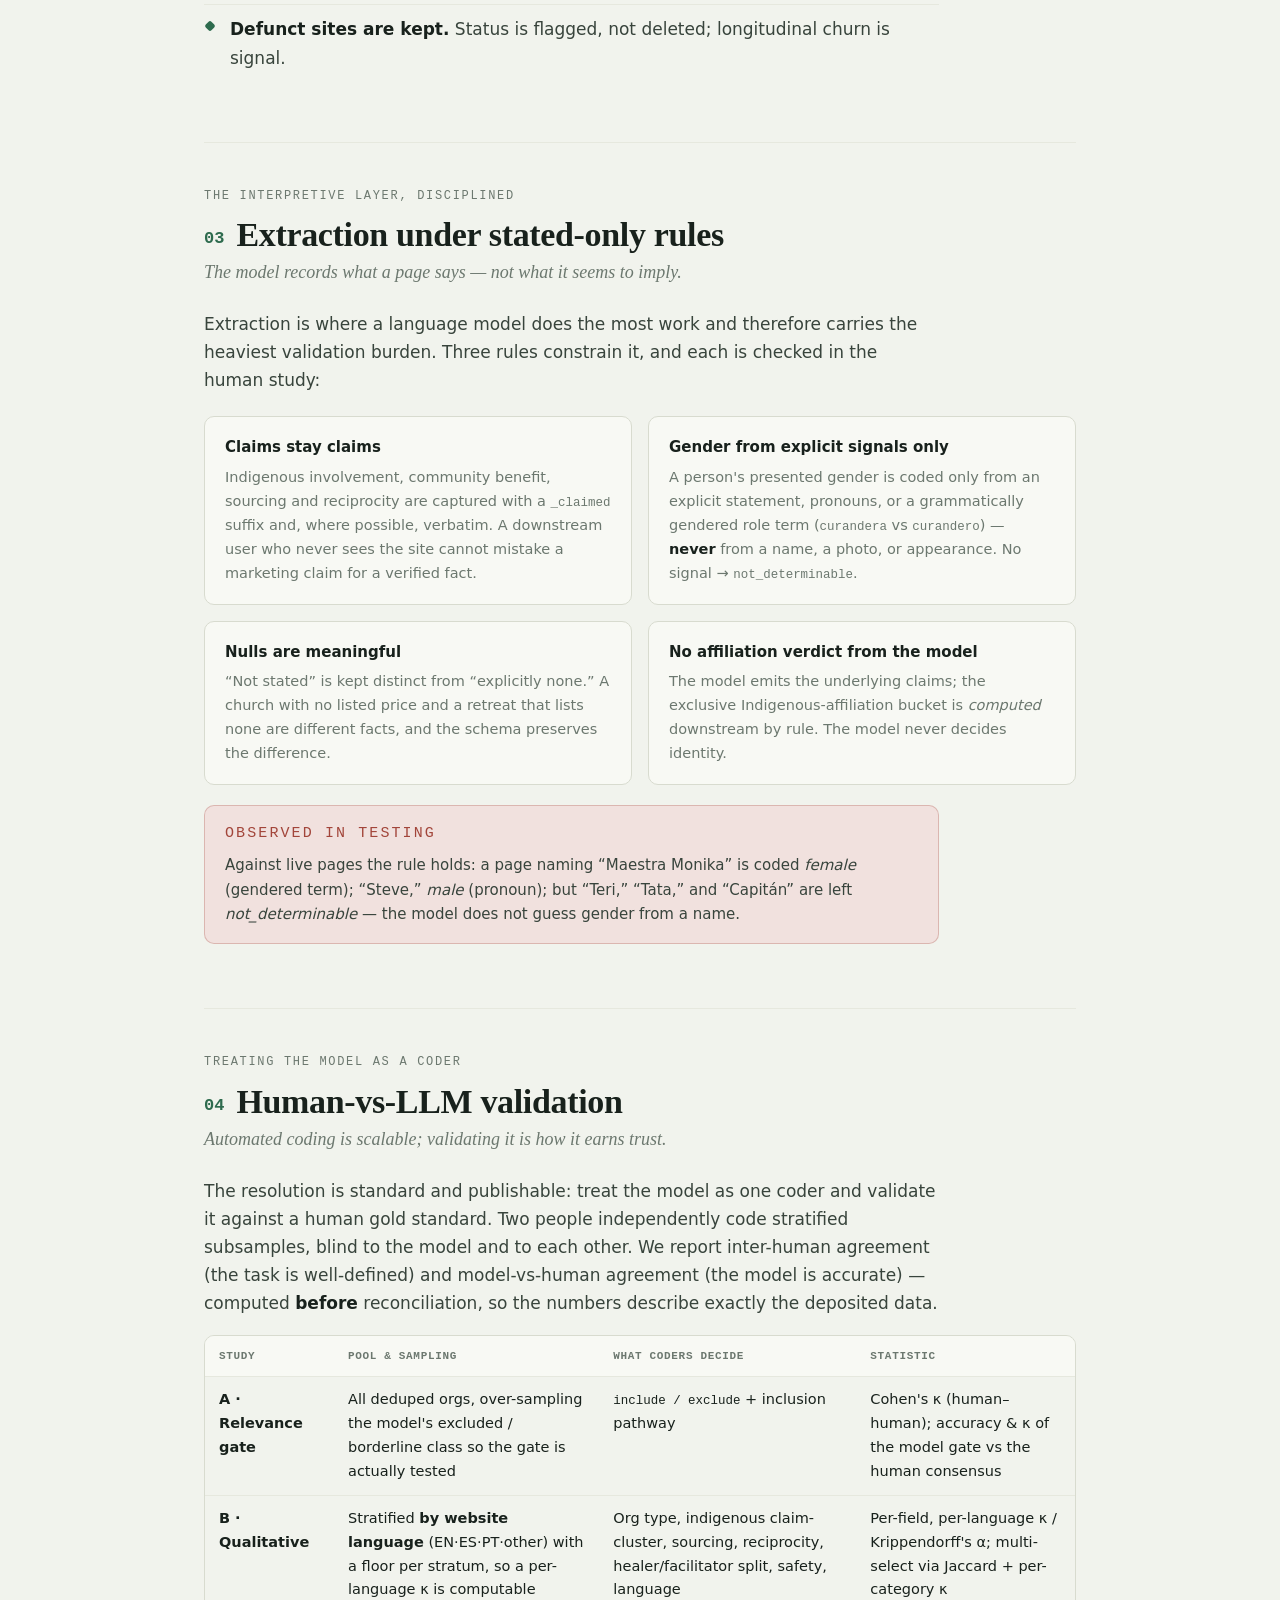
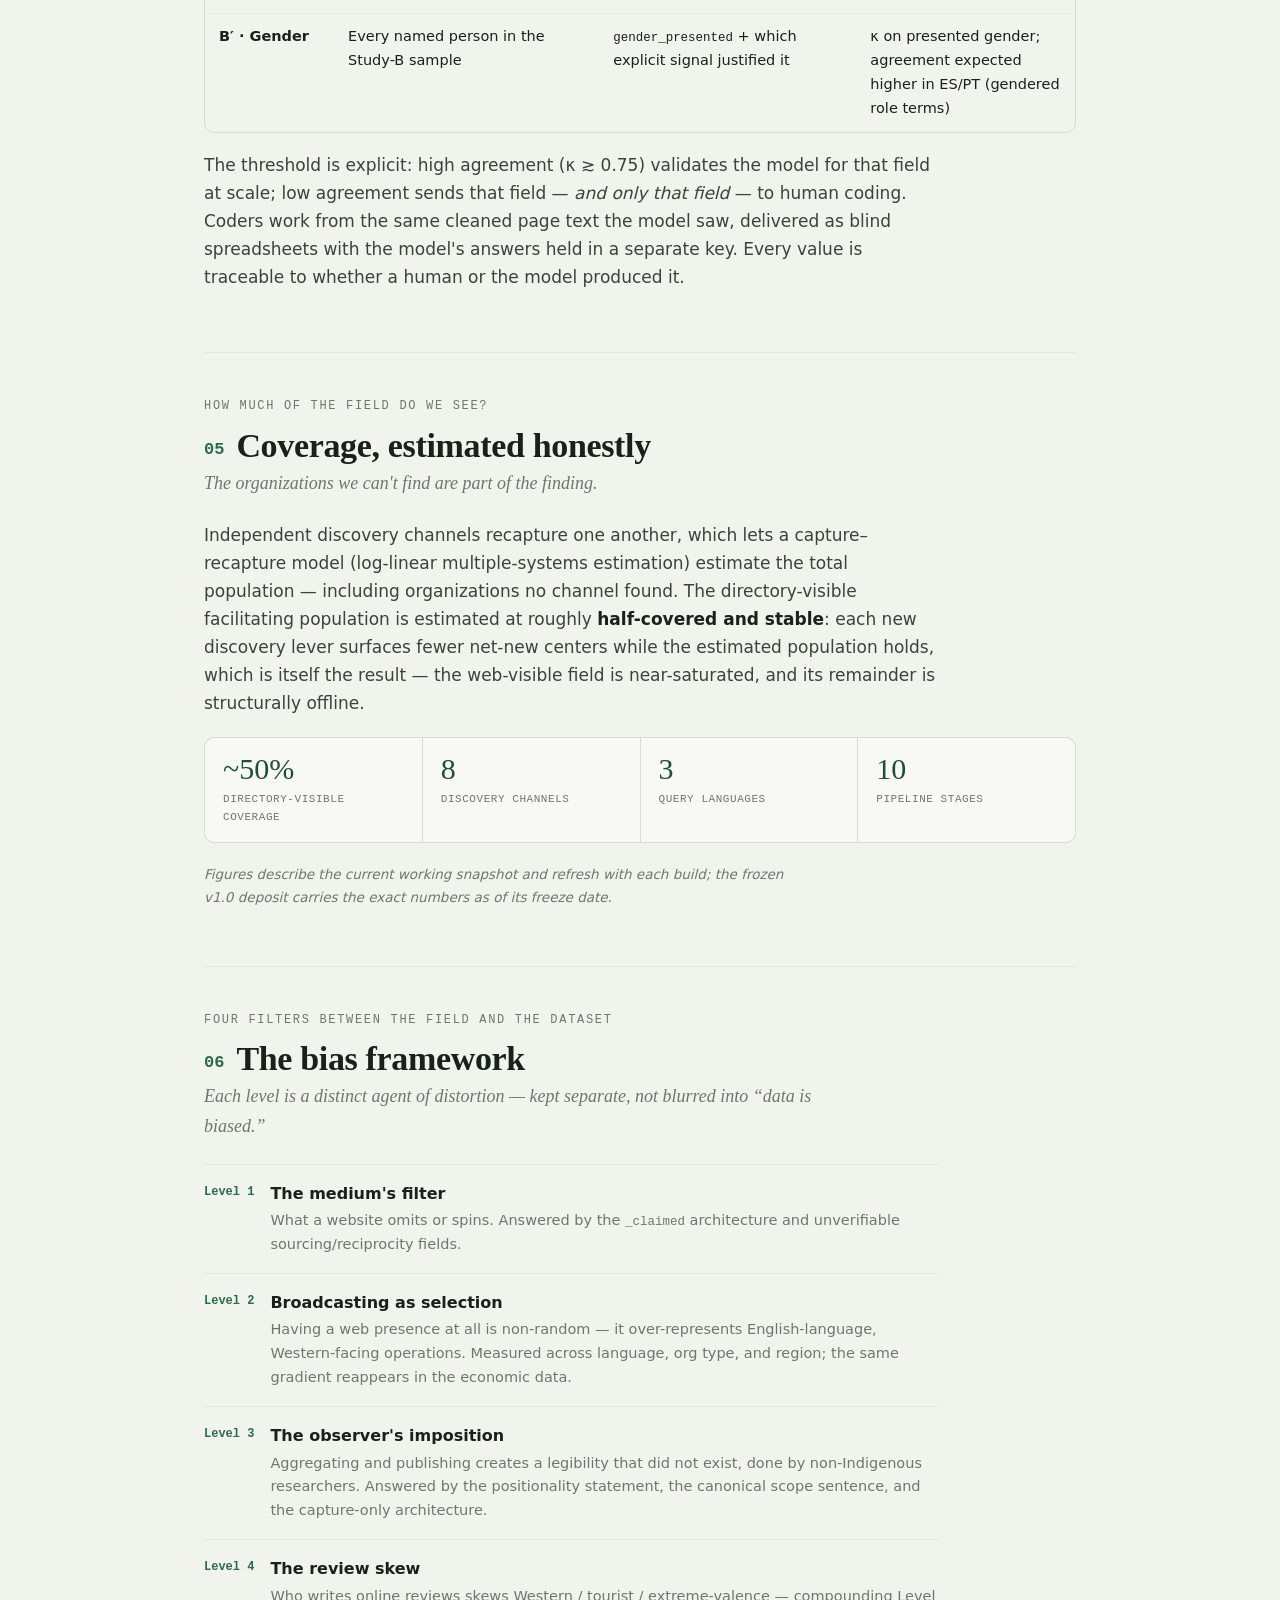
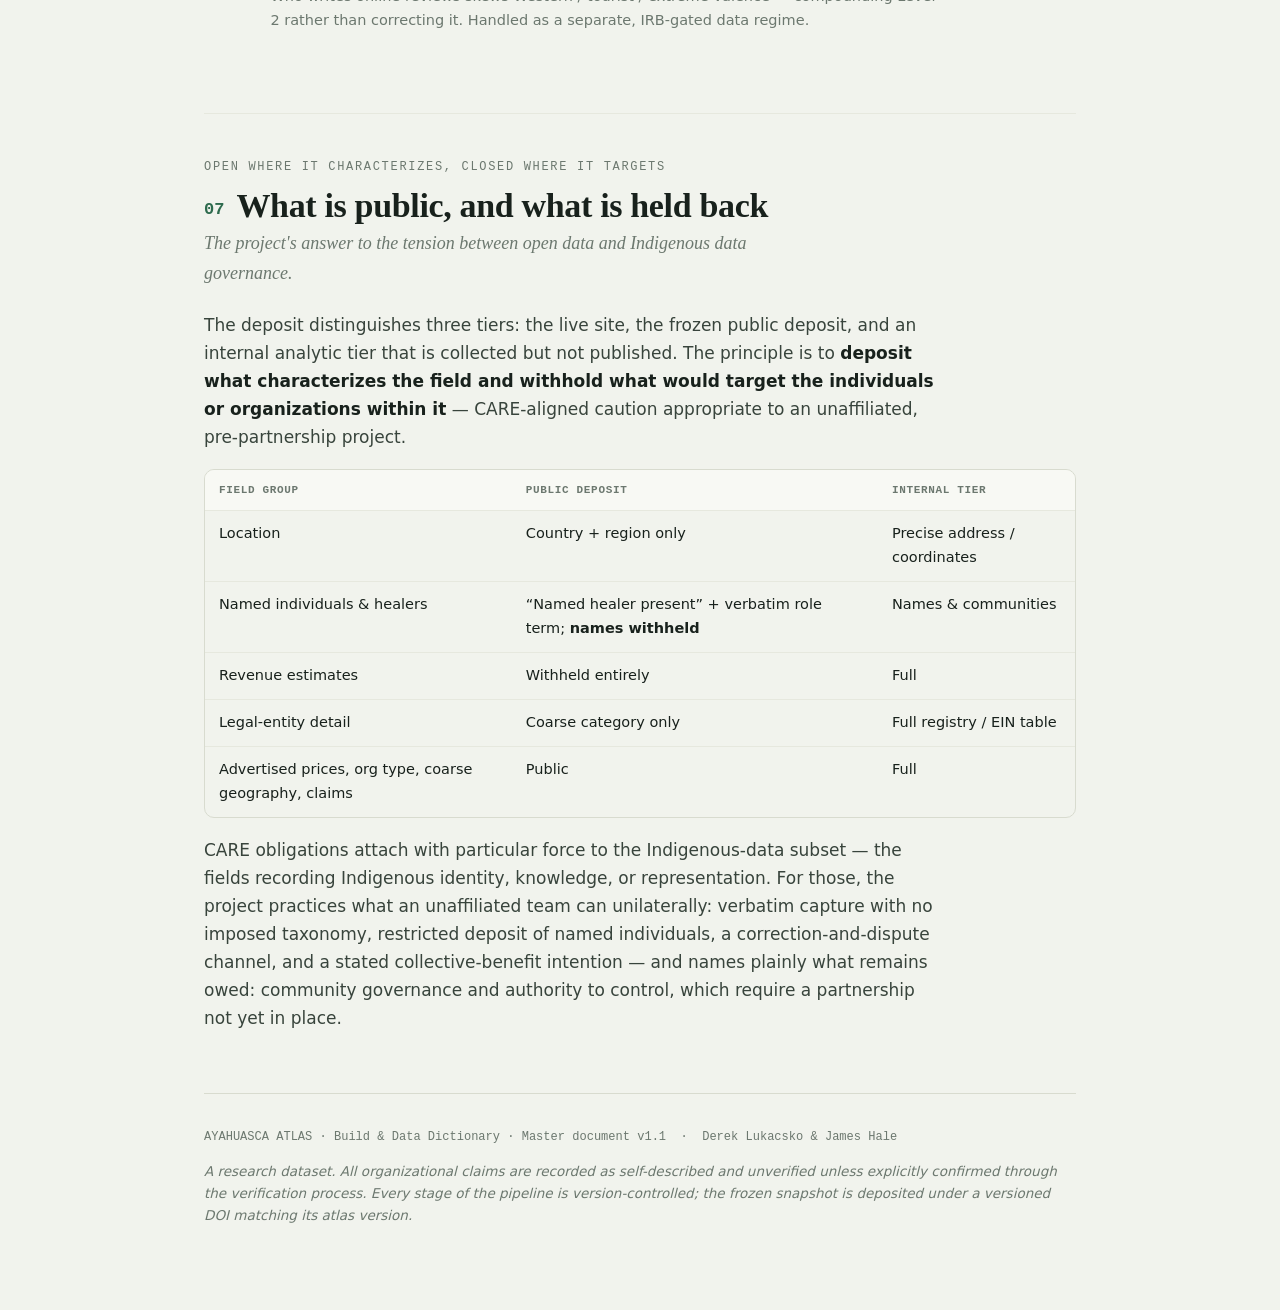
<file: methodology.html>
<!doctype html>
<html lang="en">
<head>
<meta charset="utf-8">
<meta name="viewport" content="width=device-width, initial-scale=1">
<meta name="robots" content="noindex, nofollow">
</head>
<body>
<title>Ayahuasca Atlas — Pipeline &amp; Methodology</title>
<style>
  :root{
    --paper:#F1F3ED; --raise:#F8F9F4; --ink:#18211C; --ink-soft:#38443C;
    --muted:#6C786F; --line:#D8DBCF; --line-soft:#E6E8DE;
    --accent:#2E6B4E; --accent-ink:#1F4E38; --accent-wash:#E3EDE5;
    /* derivation semantics — encode how each datum was produced */
    --d-scraped:#3B6E8C; --d-coded:#A9741F; --d-computed:#6C786F;
    --d-human:#2E6B4E; --d-restricted:#A2453A;
    --d-scraped-w:#E4ECF1; --d-coded-w:#F1E8D6; --d-human-w:#E3EDE5; --d-restricted-w:#F1E1DE;
    --serif:'Iowan Old Style','Palatino Linotype',Palatino,'Book Antiqua',Georgia,serif;
    --sans:system-ui,-apple-system,'Segoe UI',Roboto,Helvetica,Arial,sans-serif;
    --mono:ui-monospace,'SF Mono','JetBrains Mono',Menlo,Consolas,monospace;
    --measure:68ch;
  }
  @media (prefers-color-scheme:dark){
    :root{
      --paper:#12180F; --raise:#1A2016; --ink:#E9ECE1; --ink-soft:#BAC2B4;
      --muted:#8B978C; --line:#2A3327; --line-soft:#222A20;
      --accent:#63AE85; --accent-ink:#8FC9A8; --accent-wash:#1C2A22;
      --d-scraped:#6FA6C4; --d-coded:#D6A44E; --d-computed:#8B978C;
      --d-human:#63AE85; --d-restricted:#D0776B;
      --d-scraped-w:#17252C; --d-coded-w:#2A2314; --d-human-w:#16241C; --d-restricted-w:#2A1815;
    }
  }
  :root[data-theme="light"]{
    --paper:#F1F3ED; --raise:#F8F9F4; --ink:#18211C; --ink-soft:#38443C;
    --muted:#6C786F; --line:#D8DBCF; --line-soft:#E6E8DE; --accent:#2E6B4E;
    --accent-ink:#1F4E38; --accent-wash:#E3EDE5; --d-scraped:#3B6E8C; --d-coded:#A9741F;
    --d-computed:#6C786F; --d-human:#2E6B4E; --d-restricted:#A2453A;
    --d-scraped-w:#E4ECF1; --d-coded-w:#F1E8D6; --d-human-w:#E3EDE5; --d-restricted-w:#F1E1DE;
  }
  :root[data-theme="dark"]{
    --paper:#12180F; --raise:#1A2016; --ink:#E9ECE1; --ink-soft:#BAC2B4;
    --muted:#8B978C; --line:#2A3327; --line-soft:#222A20; --accent:#63AE85;
    --accent-ink:#8FC9A8; --accent-wash:#1C2A22; --d-scraped:#6FA6C4; --d-coded:#D6A44E;
    --d-computed:#8B978C; --d-human:#63AE85; --d-restricted:#D0776B;
    --d-scraped-w:#17252C; --d-coded-w:#2A2314; --d-human-w:#16241C; --d-restricted-w:#2A1815;
  }

  *{box-sizing:border-box}
  body{margin:0;background:var(--paper);color:var(--ink);font-family:var(--sans);
    font-size:17px;line-height:1.65;-webkit-font-smoothing:antialiased;}
  .wrap{max-width:920px;margin:0 auto;padding:0 24px;}
  .col{max-width:var(--measure);}
  p{margin:0 0 1em;color:var(--ink-soft);}
  a{color:var(--accent-ink);text-decoration:underline;text-underline-offset:2px;
    text-decoration-thickness:1px;text-decoration-color:color-mix(in srgb,var(--accent) 45%,transparent);}
  strong{color:var(--ink);font-weight:650;}
  code,.mono{font-family:var(--mono);font-size:0.86em;}
  .eyebrow{font-family:var(--mono);font-size:12px;letter-spacing:0.14em;text-transform:uppercase;
    color:var(--muted);margin:0 0 10px;}
  h1,h2,h3{font-family:var(--serif);font-weight:600;color:var(--ink);text-wrap:balance;
    line-height:1.12;letter-spacing:-0.01em;}

  /* nav */
  nav.top{position:sticky;top:0;z-index:20;background:color-mix(in srgb,var(--paper) 88%,transparent);
    backdrop-filter:blur(8px);border-bottom:1px solid var(--line);}
  nav.top .wrap{display:flex;align-items:center;gap:18px;height:52px;overflow-x:auto;}
  nav.top .brand{font-family:var(--mono);font-size:12.5px;letter-spacing:0.12em;text-transform:uppercase;
    color:var(--ink);white-space:nowrap;font-weight:600;}
  nav.top a{font-family:var(--mono);font-size:12px;color:var(--muted);text-decoration:none;
    white-space:nowrap;letter-spacing:0.03em;}
  nav.top a:hover{color:var(--accent-ink);}

  /* hero */
  header.hero{padding:70px 0 30px;}
  header.hero h1{font-size:clamp(38px,6vw,62px);margin:0 0 6px;}
  header.hero .sub{font-family:var(--serif);font-style:italic;font-size:clamp(19px,2.6vw,24px);
    color:var(--muted);margin:0 0 30px;}
  .lede{font-size:20px;line-height:1.6;color:var(--ink-soft);}
  .lede strong{color:var(--ink);}

  .scope{border-left:3px solid var(--accent);background:var(--accent-wash);
    padding:18px 22px;border-radius:0 6px 6px 0;margin:28px 0 8px;}
  .scope .eyebrow{color:var(--accent-ink);}
  .scope p{margin:0;color:var(--ink);font-family:var(--serif);font-size:19px;line-height:1.5;}

  section{padding:44px 0;border-top:1px solid var(--line-soft);}
  section h2{font-size:clamp(26px,3.4vw,34px);margin:0 0 4px;}
  section h2 .num{font-family:var(--mono);font-size:0.5em;color:var(--accent);font-weight:600;
    vertical-align:middle;margin-right:12px;letter-spacing:0;}
  section .kicker{font-family:var(--serif);font-style:italic;color:var(--muted);font-size:18px;
    margin:0 0 22px;}
  h3{font-size:20px;margin:30px 0 8px;}

  /* derivation chips */
  .chip{display:inline-flex;align-items:center;gap:6px;font-family:var(--mono);font-size:11px;
    letter-spacing:0.05em;text-transform:uppercase;padding:3px 9px;border-radius:20px;
    border:1px solid;font-weight:600;line-height:1.4;white-space:nowrap;}
  .chip::before{content:"";width:7px;height:7px;border-radius:50%;background:currentColor;}
  .c-scraped{color:var(--d-scraped);background:var(--d-scraped-w);border-color:color-mix(in srgb,var(--d-scraped) 30%,transparent);}
  .c-coded{color:var(--d-coded);background:var(--d-coded-w);border-color:color-mix(in srgb,var(--d-coded) 30%,transparent);}
  .c-computed{color:var(--d-computed);background:var(--line-soft);border-color:var(--line);}
  .c-human{color:var(--d-human);background:var(--d-human-w);border-color:color-mix(in srgb,var(--d-human) 30%,transparent);}
  .c-restricted{color:var(--d-restricted);background:var(--d-restricted-w);border-color:color-mix(in srgb,var(--d-restricted) 30%,transparent);}
  .legend{display:flex;flex-wrap:wrap;gap:10px;margin:8px 0 4px;}

  /* pipeline diagram */
  .pipe{margin:10px 0 0;}
  .stage{display:grid;grid-template-columns:44px 1fr;gap:18px;position:relative;padding-bottom:22px;}
  .stage:not(:last-child)::before{content:"";position:absolute;left:21px;top:40px;bottom:-2px;
    width:2px;background:var(--line);}
  .stage .dot{width:44px;height:44px;border-radius:11px;display:grid;place-items:center;
    font-family:var(--mono);font-size:15px;font-weight:600;color:#fff;position:relative;z-index:1;}
  .stage .body{padding-top:3px;}
  .stage h4{margin:0 0 3px;font-family:var(--sans);font-size:16.5px;font-weight:650;color:var(--ink);
    display:flex;align-items:center;gap:10px;flex-wrap:wrap;}
  .stage p{margin:0;font-size:15px;color:var(--muted);line-height:1.5;}
  .stage .body code{color:var(--ink-soft);}
  .branch{margin:2px 0 0 62px;border-left:2px dashed color-mix(in srgb,var(--d-human) 55%,transparent);
    padding:2px 0 4px 18px;display:grid;gap:12px;}
  .branch .lp{background:var(--d-human-w);border:1px solid color-mix(in srgb,var(--d-human) 30%,transparent);
    border-radius:8px;padding:12px 14px;}
  .branch .lp h5{margin:0 0 3px;font-size:14.5px;font-family:var(--sans);font-weight:650;color:var(--d-human);
    display:flex;gap:8px;align-items:baseline;}
  .branch .lp h5 span{font-family:var(--mono);font-size:11px;}
  .branch .lp p{margin:0;font-size:14px;color:var(--ink-soft);line-height:1.5;}

  /* cards / grid */
  .grid{display:grid;gap:16px;margin:22px 0 4px;}
  @media(min-width:620px){.grid.two{grid-template-columns:1fr 1fr;}}
  .card{background:var(--raise);border:1px solid var(--line);border-radius:10px;padding:18px 20px;}
  .card h4{margin:0 0 6px;font-size:15px;font-family:var(--sans);font-weight:650;color:var(--ink);}
  .card p{margin:0;font-size:14.5px;color:var(--muted);}
  .card ul{margin:8px 0 0;padding-left:18px;color:var(--muted);font-size:14.5px;}
  .card li{margin:3px 0;}

  ul.clean{list-style:none;padding:0;margin:16px 0;}
  ul.clean li{padding:10px 0 10px 26px;border-top:1px solid var(--line-soft);position:relative;
    color:var(--ink-soft);}
  ul.clean li::before{content:"";position:absolute;left:2px;top:17px;width:8px;height:8px;
    border-radius:2px;background:var(--accent);transform:rotate(45deg);}
  ul.clean li strong{color:var(--ink);}

  table{border-collapse:collapse;width:100%;font-size:14.5px;}
  .scroll{overflow-x:auto;margin:18px 0;border:1px solid var(--line);border-radius:10px;}
  th,td{text-align:left;padding:11px 14px;border-bottom:1px solid var(--line-soft);vertical-align:top;}
  th{font-family:var(--mono);font-size:11px;letter-spacing:0.06em;text-transform:uppercase;
    color:var(--muted);background:var(--raise);font-weight:600;white-space:nowrap;}
  td code{color:var(--ink);}
  tr:last-child td{border-bottom:none;}
  .num-cell{font-variant-numeric:tabular-nums;font-family:var(--mono);}

  .bias{display:grid;gap:0;margin:20px 0;}
  .bias .lvl{display:grid;grid-template-columns:auto 1fr;gap:16px;padding:16px 0;
    border-top:1px solid var(--line-soft);}
  .bias .lvl .tag{font-family:var(--mono);font-size:12px;font-weight:600;color:var(--accent);
    white-space:nowrap;padding-top:2px;}
  .bias .lvl h4{margin:0 0 2px;font-size:16px;font-family:var(--sans);}
  .bias .lvl p{margin:0;font-size:14.5px;color:var(--muted);}

  .callout{background:var(--d-restricted-w);border:1px solid color-mix(in srgb,var(--d-restricted) 28%,transparent);
    border-radius:10px;padding:16px 20px;margin:20px 0;}
  .callout .eyebrow{color:var(--d-restricted);}
  .callout p{margin:0;color:var(--ink-soft);font-size:15px;}

  .stat-row{display:grid;grid-template-columns:repeat(auto-fit,minmax(130px,1fr));gap:1px;
    background:var(--line);border:1px solid var(--line);border-radius:10px;overflow:hidden;margin:20px 0;}
  .stat{background:var(--raise);padding:16px 18px;}
  .stat .n{font-family:var(--serif);font-size:30px;color:var(--accent-ink);line-height:1;
    font-variant-numeric:tabular-nums;}
  .stat .l{font-family:var(--mono);font-size:11px;letter-spacing:0.05em;text-transform:uppercase;
    color:var(--muted);margin-top:6px;}

  footer{border-top:1px solid var(--line);padding:34px 0 70px;color:var(--muted);font-size:14px;}
  footer .mono{color:var(--muted);}
  .disc{font-size:13.5px;color:var(--muted);font-style:italic;}
  @media(prefers-reduced-motion:no-preference){html{scroll-behavior:smooth;}}
  :focus-visible{outline:2px solid var(--accent);outline-offset:3px;border-radius:3px;}
</style>

<nav class="top"><div class="wrap"><a class="brand" href="index.html" style="text-decoration:none;color:var(--ink)">Ayahuasca Atlas</a><a href="index.html">Map</a><a href="explore.html">Explore</a><a href="methodology.html" style="color:var(--accent-ink);font-weight:600">Methodology</a><a href="data.html">Data</a><a href="history.html">History</a></div></nav>

<div class="wrap">
<header class="hero">
  <p class="eyebrow">Transparency record &nbsp;·&nbsp; v1.1 build</p>
  <h1>Pipeline &amp; Methodology</h1>
  <p class="sub">How the Ayahuasca Atlas is built, and how to trust it</p>
  <div class="col">
    <p class="lede">The Atlas is a reproducible, multilingual dataset of organizations worldwide
    that publicly offer or facilitate ayahuasca. This document traces <strong>every stage a record
    passes through</strong> — from the search query that surfaced it to the frozen, versioned
    snapshot — and marks, at each step, <strong>what was captured, what a model inferred, and what a
    human verified.</strong></p>
  </div>
  <div class="scope col">
    <p class="eyebrow">Canonical scope statement</p>
    <p>“The Ayahuasca Atlas is a directory, not a rating engine. All information is recorded as
    self-described and unverified unless explicitly marked as confirmed through the verification
    process.”</p>
  </div>
</header>
</div>

<div class="wrap">
<section id="pipeline">
  <p class="eyebrow">The lineage of a record</p>
  <h2><span class="num">01</span>The pipeline</h2>
  <p class="kicker col">Ten stages, each resumable and logged. Two of them are human.</p>
  <div class="col">
    <p>Every datum carries its provenance. The colour of each stage below states how the values it
    produces are derived — the same legend used throughout the codebook:</p>
  </div>
  <div class="legend">
    <span class="chip c-scraped">Scraped</span>
    <span class="chip c-coded">LLM-coded</span>
    <span class="chip c-computed">Computed</span>
    <span class="chip c-human">Human-validated</span>
    <span class="chip c-restricted">Restricted in public deposit</span>
  </div>

  <div class="pipe" role="list">
    <div class="stage" role="listitem">
      <div class="dot" style="background:var(--d-scraped)">1</div>
      <div class="body">
        <h4>Discovery <span class="chip c-scraped">Scraped</span></h4>
        <p>Five directory seeds (AyaAdvisors, Retreat.Guru, Third Wave, Safe Ceremonies,
        Psychedelic.Support), multilingual web search (EN·ES·PT), Google Places, a native-term sweep
        (<code>yagé · daime · hoasca · caapi</code>), and a snowball link-graph over captured sites.
        Every candidate is logged with its <code>discovery_sources</code> — so any single channel can
        be filtered out later, and cross-source overlap is measurable.</p>
      </div>
    </div>
    <div class="stage" role="listitem">
      <div class="dot" style="background:var(--d-scraped)">2</div>
      <div class="body">
        <h4>Capture <span class="chip c-scraped">Scraped</span></h4>
        <p>A polite crawler (honours <code>robots.txt</code>, per-domain rate limits, bounded
        backoff) fetches each page. Raw HTML is cached, the live page is submitted to the
        <strong>Wayback Machine at capture time</strong> (<code>source_archive_url</code>), and the
        search origin is recorded (<code>scrape_origin</code>) — provenance that cannot be
        reconstructed after a site changes or disappears.</p>
      </div>
    </div>
    <div class="stage" role="listitem">
      <div class="dot" style="background:var(--d-coded)">3</div>
      <div class="body">
        <h4>Extraction <span class="chip c-coded">LLM-coded</span></h4>
        <p>A language model reads the cached text under strict <em>stated-only</em> rules and emits one
        structured record. Claims stay claims; nulls are meaningful; nothing is inferred from imagery.
        Gender is coded only from explicit signals. See <a href="#extraction">§4</a>.</p>
      </div>
    </div>
    <div class="stage" role="listitem">
      <div class="dot" style="background:var(--d-computed)">4</div>
      <div class="body">
        <h4>Normalization <span class="chip c-computed">Computed</span></h4>
        <p>Prices converted to USD against a dated FX snapshot, per-night rates computed, locations
        geocoded. Arithmetic only — no new facts introduced.</p>
      </div>
    </div>
    <div class="stage" role="listitem">
      <div class="dot" style="background:var(--d-computed)">5</div>
      <div class="body">
        <h4>Derivation <span class="chip c-computed">Computed</span></h4>
        <p>The exclusive <code>indigenous_affiliation_display</code> bucket and the gender roll-ups are
        computed <strong>in code</strong> from the underlying claim fields by a documented first-match
        rule — never hand-entered or guessed by the model, so the projection is auditable and always
        reproduces from the same claims.</p>
      </div>
    </div>
    <div class="stage" role="listitem">
      <div class="dot" style="background:var(--d-computed)">6</div>
      <div class="body">
        <h4>Deduplication <span class="chip c-computed">Computed</span></h4>
        <p>The same organization found through several channels is merged on name similarity + geographic
        proximity + shared domain. Merged records union their offerings and their
        <code>discovery_sources</code>; nothing is silently dropped.</p>
      </div>
    </div>
    <div class="stage" role="listitem">
      <div class="dot" style="background:var(--d-coded)">7</div>
      <div class="body">
        <h4>Classification <span class="chip c-coded">LLM-coded</span></h4>
        <p>Organization type (<code>wellness · religious · medical · ceremonial_traditional · other</code>),
        individual-vs-organization, and <code>facilitates_ayahuasca</code> — the operational inclusion
        gate. This is the automated decision the relevance-gate study below validates.</p>
      </div>
    </div>
    <div class="stage" role="listitem">
      <div class="dot" style="background:var(--d-human)">8</div>
      <div class="body">
        <h4>Human validation <span class="chip c-human">Human-validated</span></h4>
        <p>Two independent coders, blind to the model, code stratified subsamples. Agreement (κ) is
        computed per field and per language <em>before</em> any reconciliation. Fields that fail their
        threshold are human-recoded before deposit.</p>
        <div class="branch">
          <div class="lp">
            <h5>Loop A — Relevance gate <span>include / exclude</span></h5>
            <p>Coders judge whether each organization is in scope; compared against the model's
            <code>facilitates_ayahuasca</code>. Cohen's κ shows the inclusion rule is codable.</p>
          </div>
          <div class="lp">
            <h5>Loop B — Qualitative variables <span>Tier-A fields</span></h5>
            <p>Coders code the interpretive fields (org type, the indigenous claim-cluster, sourcing,
            reciprocity, healer/facilitator split, presented gender) against a human gold standard.
            Per-field, per-language κ / α is the number reported in the dataset descriptor.</p>
          </div>
        </div>
      </div>
    </div>
    <div class="stage" role="listitem">
      <div class="dot" style="background:var(--d-computed)">9</div>
      <div class="body">
        <h4>Coverage estimation <span class="chip c-computed">Computed</span></h4>
        <p>Because discovery runs through independent channels, a capture–recapture model estimates the
        total population — including organizations never found — and therefore an honest coverage rate.
        See <a href="#coverage">§6</a>.</p>
      </div>
    </div>
    <div class="stage" role="listitem">
      <div class="dot" style="background:var(--d-restricted)">10</div>
      <div class="body">
        <h4>Freeze &amp; deposit <span class="chip c-restricted">Restricted</span></h4>
        <p>A versioned snapshot is frozen once the coverage check passes, validated on the frozen object,
        then filtered through the sensitivity tiers (<a href="#access">§7</a>) to produce the public
        deposit — precise locations, revenue estimates, and named individuals held back for governed
        access.</p>
      </div>
    </div>
  </div>
</section>

<section id="inclusion">
  <p class="eyebrow">What counts, and what doesn't</p>
  <h2><span class="num">02</span>The inclusion rule</h2>
  <p class="kicker col">One rule, two pathways, decided from an organization's own words.</p>
  <div class="col">
    <p>An organization — center, church, collective, or individual practitioner — is included if, in
    its own public self-description, <strong>either</strong> of two pathways holds. Discovery
    deliberately over-collects; the rule is what narrows it, and Loop&nbsp;A measures whether two humans
    apply that rule the same way.</p>
  </div>
  <div class="grid two">
    <div class="card">
      <h4>Pathway A — facilitation</h4>
      <p>It offers or facilitates ayahuasca in any form, <em>including as a religious sacrament.</em>
      <code>facilitates_ayahuasca = true</code>.</p>
    </div>
    <div class="card">
      <h4>Pathway B — integration</h4>
      <p>It offers ayahuasca-<em>specific</em> integration or preparation services — the word
      “ayahuasca” appears in the service itself, even if no medicine changes hands.</p>
    </div>
  </div>
  <ul class="clean col">
    <li><strong>Out of scope:</strong> generic wellness, therapy, or “psychedelic” work with no stated
    ayahuasca link; san-pedro / kambo / bufo-only operations; brokers and aggregators (used as
    discovery sources, never counted as organizations); one-off events.</li>
    <li><strong>Churches are in.</strong> Sacramental use is facilitation. A congregational church
    (Santo Daime, UDV) with no priced packages is recorded with an access model, not forced into a
    retreat shape — the <em>absence</em> of pricing is data.</li>
    <li><strong>Defunct sites are kept.</strong> Status is flagged, not deleted; longitudinal churn is
    signal.</li>
  </ul>
</section>

<section id="extraction">
  <p class="eyebrow">The interpretive layer, disciplined</p>
  <h2><span class="num">03</span>Extraction under stated-only rules</h2>
  <p class="kicker col">The model records what a page says — not what it seems to imply.</p>
  <div class="col">
    <p>Extraction is where a language model does the most work and therefore carries the heaviest
    validation burden. Three rules constrain it, and each is checked in the human study:</p>
  </div>
  <div class="grid two">
    <div class="card">
      <h4>Claims stay claims</h4>
      <p>Indigenous involvement, community benefit, sourcing and reciprocity are captured with a
      <code>_claimed</code> suffix and, where possible, verbatim. A downstream user who never sees the
      site cannot mistake a marketing claim for a verified fact.</p>
    </div>
    <div class="card">
      <h4>Gender from explicit signals only</h4>
      <p>A person's presented gender is coded only from an explicit statement, pronouns, or a
      grammatically gendered role term (<code>curandera</code> vs <code>curandero</code>) —
      <strong>never</strong> from a name, a photo, or appearance. No signal → <code>not_determinable</code>.</p>
    </div>
    <div class="card">
      <h4>Nulls are meaningful</h4>
      <p>“Not stated” is kept distinct from “explicitly none.” A church with no listed price and a
      retreat that lists none are different facts, and the schema preserves the difference.</p>
    </div>
    <div class="card">
      <h4>No affiliation verdict from the model</h4>
      <p>The model emits the underlying claims; the exclusive Indigenous-affiliation bucket is
      <em>computed</em> downstream by rule. The model never decides identity.</p>
    </div>
  </div>
  <div class="callout col">
    <p class="eyebrow" style="margin-bottom:6px">Observed in testing</p>
    <p>Against live pages the rule holds: a page naming “Maestra Monika” is coded <em>female</em> (gendered
    term); “Steve,” <em>male</em> (pronoun); but “Teri,” “Tata,” and “Capitán” are left
    <em>not_determinable</em> — the model does not guess gender from a name.</p>
  </div>
</section>

<section id="validation">
  <p class="eyebrow">Treating the model as a coder</p>
  <h2><span class="num">04</span>Human-vs-LLM validation</h2>
  <p class="kicker col">Automated coding is scalable; validating it is how it earns trust.</p>
  <div class="col">
    <p>The resolution is standard and publishable: treat the model as one coder and validate it against
    a human gold standard. Two people independently code stratified subsamples, blind to the model and
    to each other. We report inter-human agreement (the task is well-defined) and model-vs-human
    agreement (the model is accurate) — computed <strong>before</strong> reconciliation, so the numbers
    describe exactly the deposited data.</p>
  </div>
  <div class="scroll">
    <table>
      <thead><tr><th>Study</th><th>Pool &amp; sampling</th><th>What coders decide</th><th>Statistic</th></tr></thead>
      <tbody>
        <tr>
          <td><strong>A · Relevance gate</strong></td>
          <td>All deduped orgs, over-sampling the model's excluded / borderline class so the gate is
          actually tested</td>
          <td><code>include / exclude</code> + inclusion pathway</td>
          <td>Cohen's κ (human–human); accuracy &amp; κ of the model gate vs the human consensus</td>
        </tr>
        <tr>
          <td><strong>B · Qualitative</strong></td>
          <td>Stratified <strong>by website language</strong> (EN·ES·PT·other) with a floor per stratum,
          so a per-language κ is computable</td>
          <td>Org type, indigenous claim-cluster, sourcing, reciprocity, healer/facilitator split,
          safety, language</td>
          <td>Per-field, per-language κ / Krippendorff's α; multi-select via Jaccard + per-category κ</td>
        </tr>
        <tr>
          <td><strong>B′ · Gender</strong></td>
          <td>Every named person in the Study-B sample</td>
          <td><code>gender_presented</code> + which explicit signal justified it</td>
          <td>κ on presented gender; agreement expected higher in ES/PT (gendered role terms)</td>
        </tr>
      </tbody>
    </table>
  </div>
  <div class="col">
    <p>The threshold is explicit: high agreement (κ ≳ 0.75) validates the model for that field at scale;
    low agreement sends that field — <em>and only that field</em> — to human coding. Coders work from
    the same cleaned page text the model saw, delivered as blind spreadsheets with the model's answers
    held in a separate key. Every value is traceable to whether a human or the model produced it.</p>
  </div>
</section>

<section id="coverage">
  <p class="eyebrow">How much of the field do we see?</p>
  <h2><span class="num">05</span>Coverage, estimated honestly</h2>
  <p class="kicker col">The organizations we can't find are part of the finding.</p>
  <div class="col">
    <p>Independent discovery channels recapture one another, which lets a capture–recapture model
    (log-linear multiple-systems estimation) estimate the total population — including organizations no
    channel found. The directory-visible facilitating population is estimated at roughly
    <strong>half-covered and stable</strong>: each new discovery lever surfaces fewer net-new centers
    while the estimated population holds, which is itself the result — the web-visible field is
    near-saturated, and its remainder is structurally offline.</p>
  </div>
  <div class="stat-row">
    <div class="stat"><div class="n">~50%</div><div class="l">Directory-visible coverage</div></div>
    <div class="stat"><div class="n">8</div><div class="l">Discovery channels</div></div>
    <div class="stat"><div class="n">3</div><div class="l">Query languages</div></div>
    <div class="stat"><div class="n">10</div><div class="l">Pipeline stages</div></div>
  </div>
  <p class="disc col">Figures describe the current working snapshot and refresh with each build; the
  frozen v1.0 deposit carries the exact numbers as of its freeze date.</p>
</section>

<section id="bias">
  <p class="eyebrow">Four filters between the field and the dataset</p>
  <h2><span class="num">06</span>The bias framework</h2>
  <p class="kicker col">Each level is a distinct agent of distortion — kept separate, not blurred into “data is biased.”</p>
  <div class="bias col">
    <div class="lvl"><span class="tag">Level 1</span><div>
      <h4>The medium's filter</h4>
      <p>What a website omits or spins. Answered by the <code>_claimed</code> architecture and
      unverifiable sourcing/reciprocity fields.</p></div></div>
    <div class="lvl"><span class="tag">Level 2</span><div>
      <h4>Broadcasting as selection</h4>
      <p>Having a web presence at all is non-random — it over-represents English-language,
      Western-facing operations. Measured across language, org type, and region; the same gradient
      reappears in the economic data.</p></div></div>
    <div class="lvl"><span class="tag">Level 3</span><div>
      <h4>The observer's imposition</h4>
      <p>Aggregating and publishing creates a legibility that did not exist, done by non-Indigenous
      researchers. Answered by the positionality statement, the canonical scope sentence, and the
      capture-only architecture.</p></div></div>
    <div class="lvl"><span class="tag">Level 4</span><div>
      <h4>The review skew</h4>
      <p>Who writes online reviews skews Western / tourist / extreme-valence — compounding Level 2
      rather than correcting it. Handled as a separate, IRB-gated data regime.</p></div></div>
  </div>
</section>

<section id="access">
  <p class="eyebrow">Open where it characterizes, closed where it targets</p>
  <h2><span class="num">07</span>What is public, and what is held back</h2>
  <p class="kicker col">The project's answer to the tension between open data and Indigenous data governance.</p>
  <div class="col">
    <p>The deposit distinguishes three tiers: the live site, the frozen public deposit, and an internal
    analytic tier that is collected but not published. The principle is to <strong>deposit what
    characterizes the field and withhold what would target the individuals or organizations within
    it</strong> — CARE-aligned caution appropriate to an unaffiliated, pre-partnership project.</p>
  </div>
  <div class="scroll">
    <table>
      <thead><tr><th>Field group</th><th>Public deposit</th><th>Internal tier</th></tr></thead>
      <tbody>
        <tr><td>Location</td><td>Country + region only</td><td>Precise address / coordinates</td></tr>
        <tr><td>Named individuals &amp; healers</td><td>“Named healer present” + verbatim role term; <strong>names withheld</strong></td><td>Names &amp; communities</td></tr>
        <tr><td>Revenue estimates</td><td>Withheld entirely</td><td>Full</td></tr>
        <tr><td>Legal-entity detail</td><td>Coarse category only</td><td>Full registry / EIN table</td></tr>
        <tr><td>Advertised prices, org type, coarse geography, claims</td><td>Public</td><td>Full</td></tr>
      </tbody>
    </table>
  </div>
  <div class="col">
    <p>CARE obligations attach with particular force to the Indigenous-data subset — the fields
    recording Indigenous identity, knowledge, or representation. For those, the project practices what
    an unaffiliated team can unilaterally: verbatim capture with no imposed taxonomy, restricted deposit
    of named individuals, a correction-and-dispute channel, and a stated collective-benefit intention —
    and names plainly what remains owed: community governance and authority to control, which require a
    partnership not yet in place.</p>
  </div>
</section>
</div>

<div class="wrap">
<footer>
  <p class="mono">AYAHUASCA ATLAS · Build &amp; Data Dictionary · Master document v1.1 &nbsp;·&nbsp;
  Derek Lukacsko &amp; James Hale</p>
  <p class="disc">A research dataset. All organizational claims are recorded as self-described and
  unverified unless explicitly confirmed through the verification process. Every stage of the pipeline
  is version-controlled; the frozen snapshot is deposited under a versioned DOI matching its atlas
  version.</p>
</footer>
</div>

</body>
</html>
</file>
